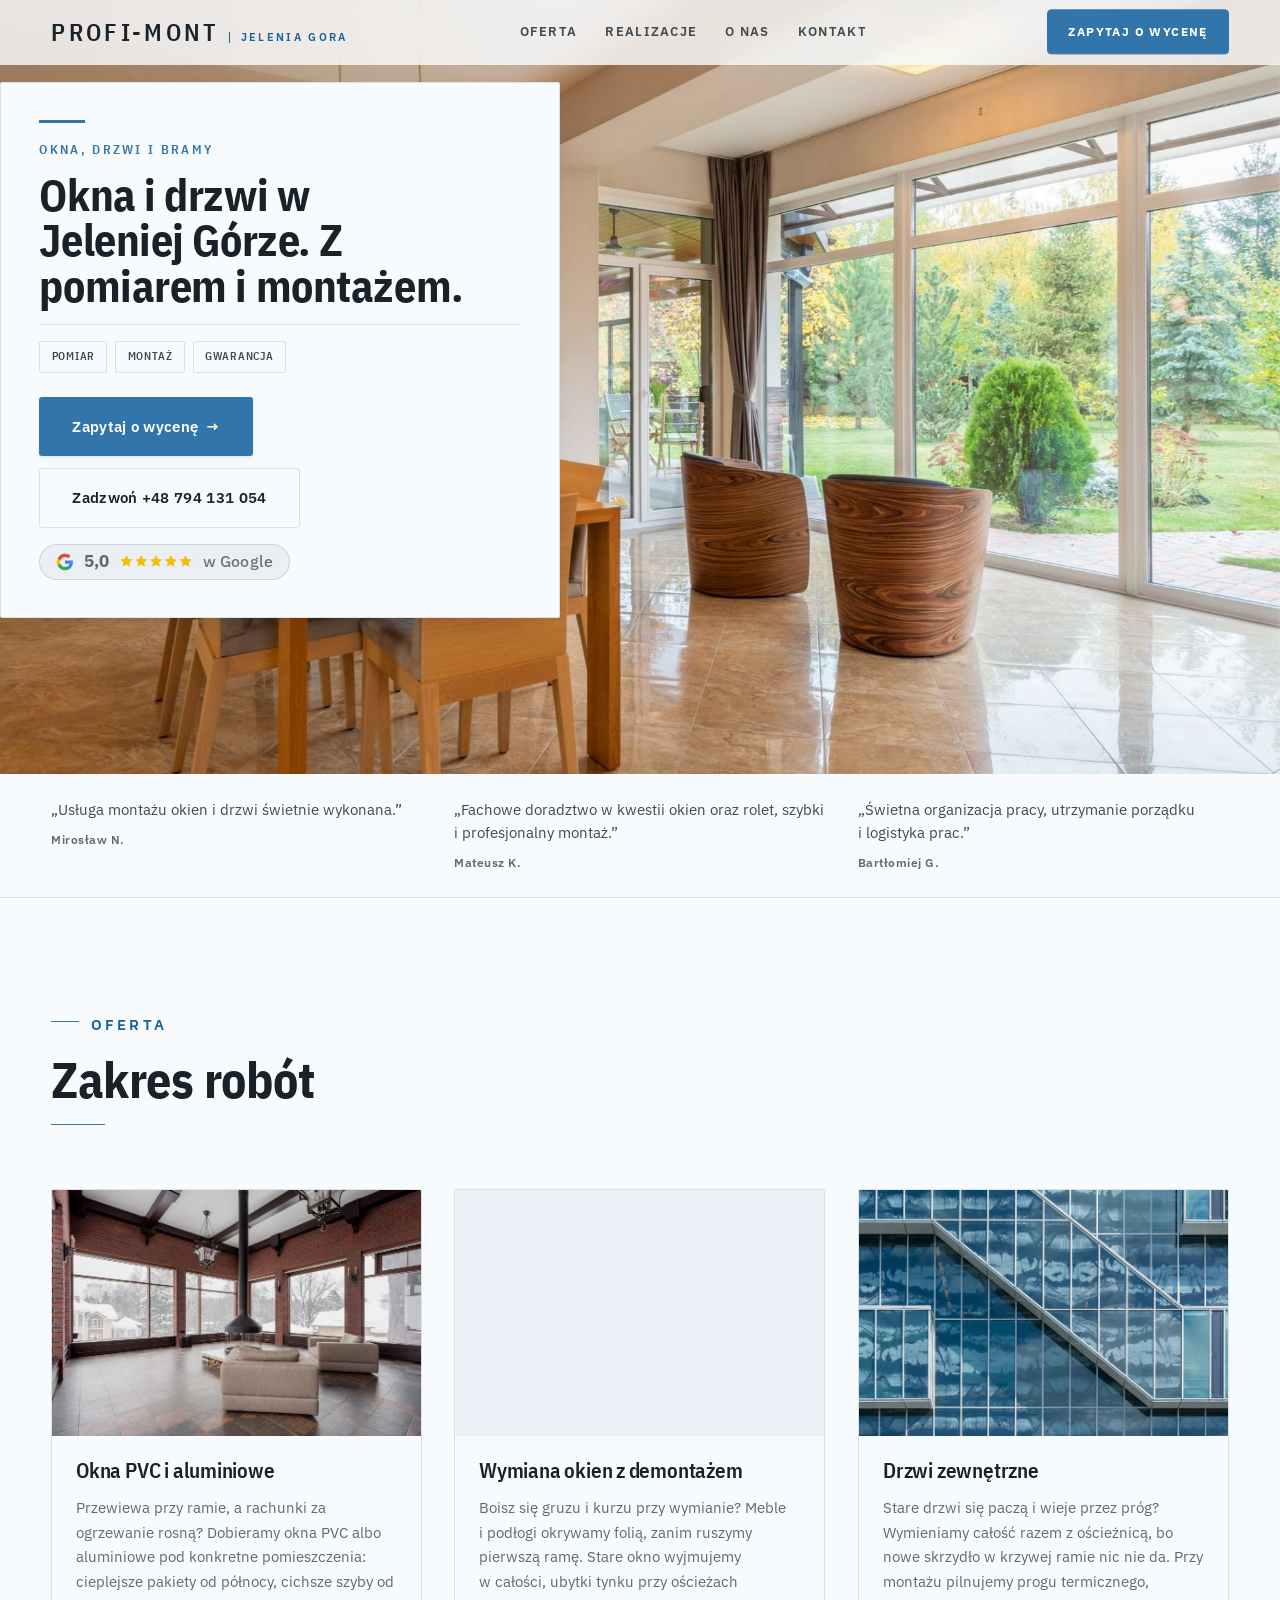
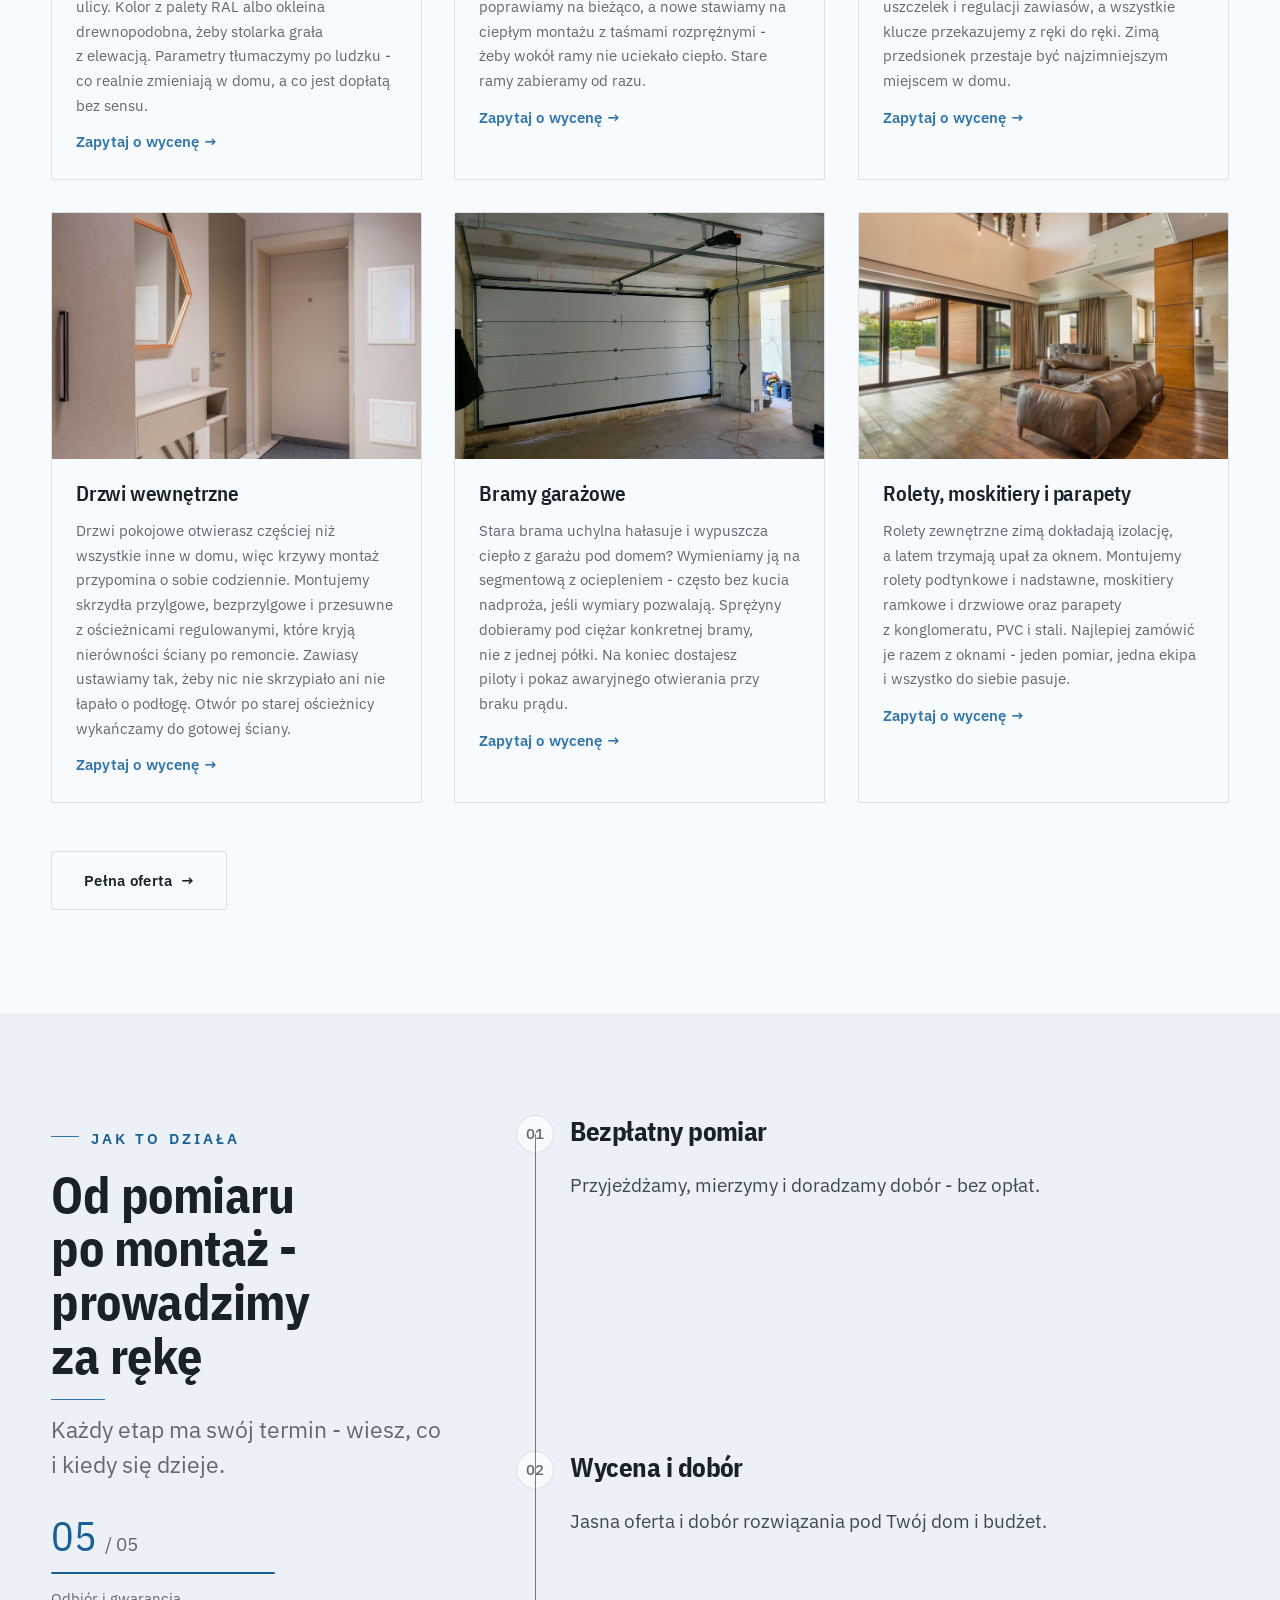
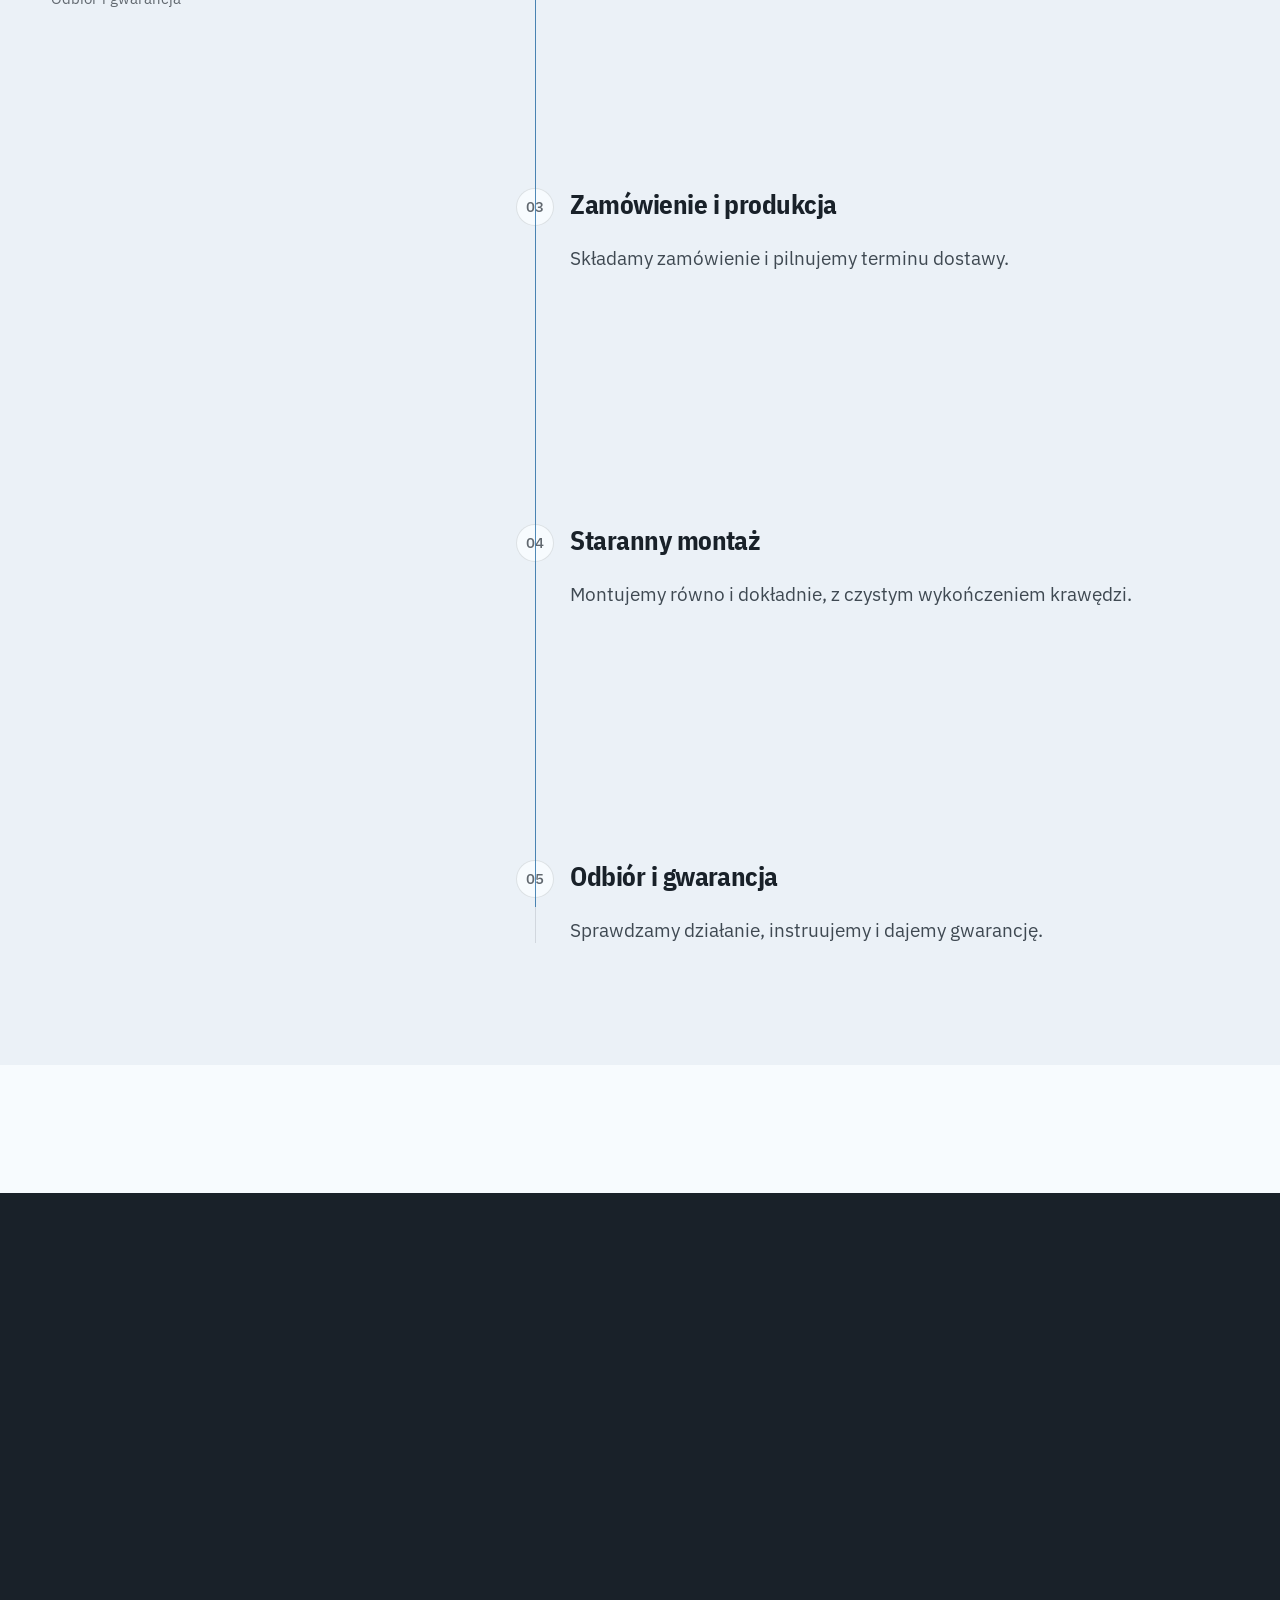
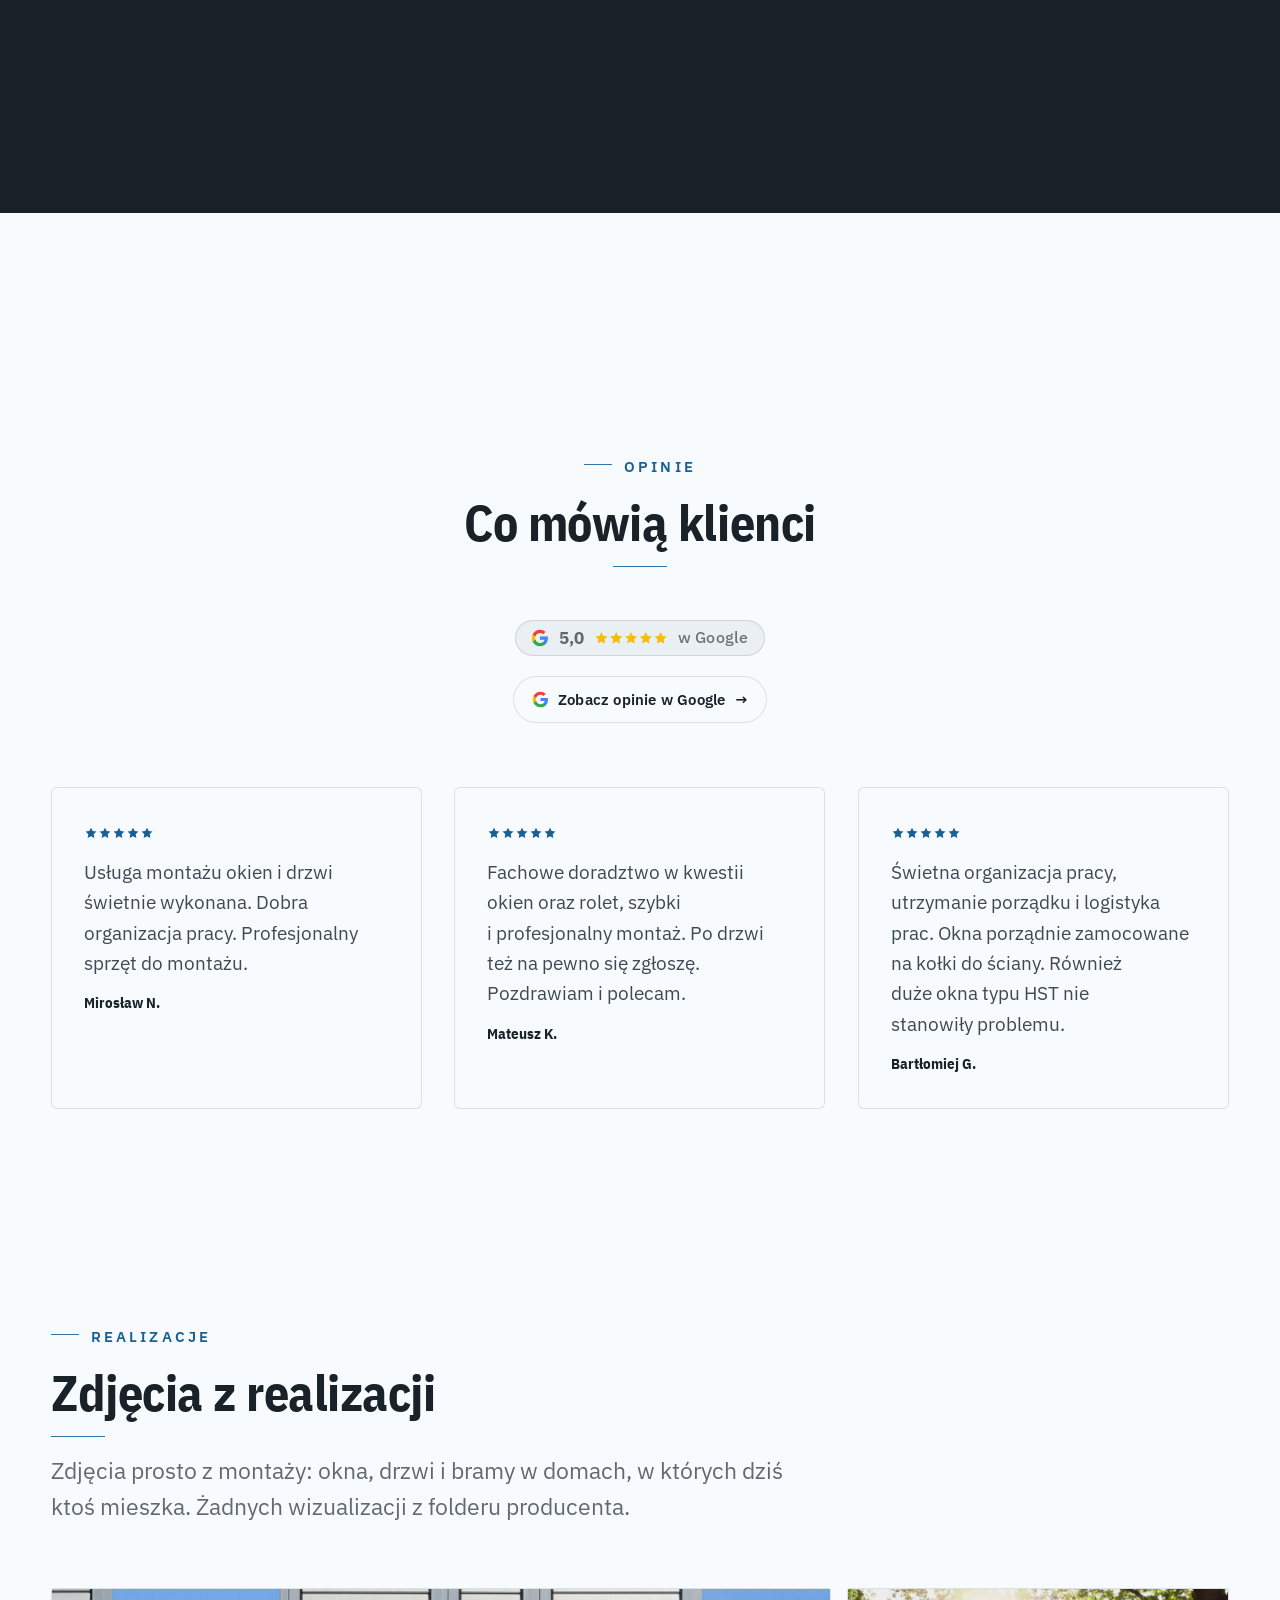
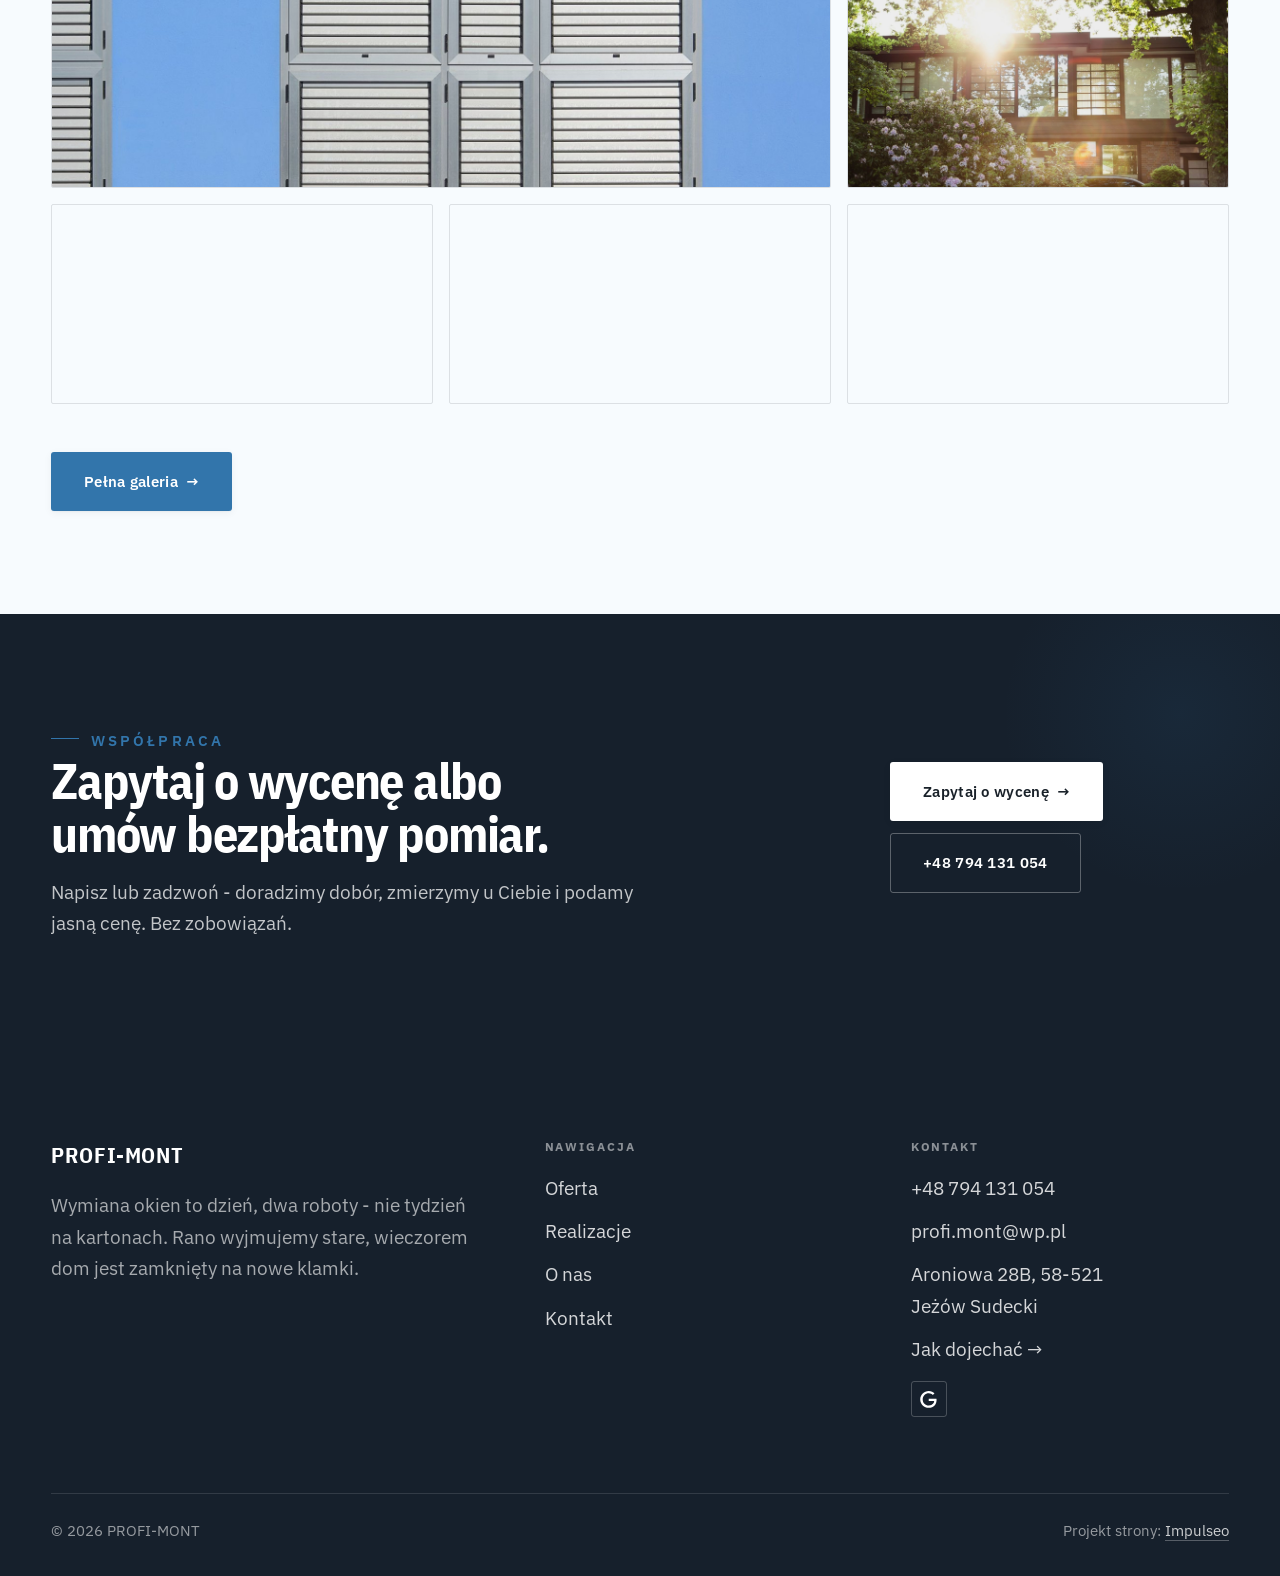
<file: index.html>
<!DOCTYPE html>
<html lang="pl">
<head>
<meta charset="UTF-8">
<meta name="viewport" content="width=device-width, initial-scale=1.0">
<title>PROFI-MONT - okna, drzwi i bramy z montażem</title>
<meta name="description" content="Okna PVC i aluminiowe, drzwi, bramy garażowe w Jeleniej Górze. Bezpłatny pomiar, ciepły montaż, wywóz starych okien, gwarancja. Zadzwoń: +48 794 131 054.">
<link rel="canonical" href="https://kris20032.github.io/profi-mont/">
<meta name="robots" content="noindex, nofollow">
<meta property="og:type" content="website">
<meta property="og:locale" content="pl_PL">
<meta property="og:site_name" content="PROFI-MONT">
<meta property="og:title" content="PROFI-MONT - okna, drzwi i bramy z montażem">
<meta property="og:description" content="Okna PVC i aluminiowe, drzwi, bramy garażowe w Jeleniej Górze. Bezpłatny pomiar, ciepły montaż, wywóz starych okien, gwarancja. Zadzwoń: +48 794 131 054.">
<meta property="og:url" content="https://kris20032.github.io/profi-mont/">
<meta property="og:image" content="https://kris20032.github.io/profi-mont/img/og.jpg">
<meta property="og:image:width" content="1200">
<meta property="og:image:height" content="630">
<meta name="twitter:card" content="summary_large_image">
<script type="application/ld+json">{"@context": "https://schema.org", "@type": "HomeAndConstructionBusiness", "name": "PROFI-MONT", "url": "https://kris20032.github.io/profi-mont/", "telephone": "+48794131054", "image": "https://kris20032.github.io/profi-mont/img/og.jpg", "areaServed": "Jelenia Góra", "sameAs": ["https://maps.google.com/?cid=469111079159076034"]}</script>
<link rel="preconnect" href="https://fonts.googleapis.com">
<link rel="preconnect" href="https://fonts.gstatic.com" crossorigin>
<link href="https://fonts.googleapis.com/css2?family=IBM+Plex+Sans+Condensed:wght@500;600;700&family=IBM+Plex+Sans:wght@400;500;600&display=swap" rel="stylesheet">
<link rel="stylesheet" href="assets/styles.css?v=d979db63">
</head>
<body>

<header class="nav">
  <div class="wrap nav-inner">
    <a class="brand" href="index.html"><span class="name">PROFI-MONT</span><span class="sub">Jelenia Góra</span></a>
    <nav class="nav-links">
      <a href="oferta.html">Oferta</a>
      <a href="realizacje.html">Realizacje</a>
      <a href="o-nas.html">O nas</a>
      <a href="kontakt.html">Kontakt</a>
      <a href="kontakt.html" class="btn btn-accent">Zapytaj o wycenę</a>
    </nav>
    <button class="nav-toggle" aria-label="Menu"><span></span><span></span><span></span></button>
  </div>
</header>

<main>
<section class="hero-dom">
  <img class="hd-bg" src="img/hero.jpg" fetchpriority="high" data-rotate="img/g14.jpg" alt="PROFI-MONT" width="1880" height="1281">
  <div class="wrap">
    <div class="hd-panel reveal">
      <span class="hd-tick" aria-hidden="true"></span>
      <span class="hd-kicker">Okna, drzwi i bramy</span>
      <h1 class="hd-claim">Okna i drzwi w Jeleniej Górze. Z pomiarem i montażem.</h1>
      <ul class="hd-tags"><li>Pomiar</li><li>Montaż</li><li>Gwarancja</li></ul>
      <div class="hd-actions">
        <a href="kontakt.html" class="btn btn-accent">Zapytaj o wycenę <span class="arr">→</span></a>
        <a href="tel:+48794131054" class="btn btn-ghost">Zadzwoń +48 794 131 054</a>
      </div>
      <p class="hd-rating"><span class="g-badge"><svg class="gb-ico" viewBox="0 0 24 24" width="18" height="18" aria-hidden="true"><path fill="#4285F4" d="M22.56 12.25c0-.78-.07-1.53-.2-2.25H12v4.26h5.92c-.26 1.37-1.04 2.53-2.21 3.31v2.77h3.57c2.08-1.92 3.28-4.74 3.28-8.09z"/><path fill="#34A853" d="M12 23c2.97 0 5.46-.98 7.28-2.66l-3.57-2.77c-.98.66-2.23 1.06-3.71 1.06-2.86 0-5.29-1.93-6.16-4.53H2.18v2.84C3.99 20.53 7.7 23 12 23z"/><path fill="#FBBC05" d="M5.84 14.09c-.22-.66-.35-1.36-.35-2.09s.13-1.43.35-2.09V7.07H2.18C1.43 8.55 1 10.22 1 12s.43 3.45 1.18 4.93l2.85-2.22.81-.62z"/><path fill="#EA4335" d="M12 5.38c1.62 0 3.06.56 4.21 1.64l3.15-3.15C17.45 2.09 14.97 1 12 1 7.7 1 3.99 3.47 2.18 7.07l3.66 2.84c.87-2.6 3.3-4.53 6.16-4.53z"/></svg><b class="gb-ocena">5,0</b><svg class="gb-stars" viewBox="0 0 90 18" width="74" height="14.8" aria-hidden="true"><g fill="currentColor" opacity=".26"><path transform="translate(0,0)" d="M9 1.6l2.2 4.46 4.92.72-3.56 3.47.84 4.9L9 12.74l-4.4 2.31.84-4.9L1.88 6.68l4.92-.72L9 1.6Z"/><path transform="translate(18,0)" d="M9 1.6l2.2 4.46 4.92.72-3.56 3.47.84 4.9L9 12.74l-4.4 2.31.84-4.9L1.88 6.68l4.92-.72L9 1.6Z"/><path transform="translate(36,0)" d="M9 1.6l2.2 4.46 4.92.72-3.56 3.47.84 4.9L9 12.74l-4.4 2.31.84-4.9L1.88 6.68l4.92-.72L9 1.6Z"/><path transform="translate(54,0)" d="M9 1.6l2.2 4.46 4.92.72-3.56 3.47.84 4.9L9 12.74l-4.4 2.31.84-4.9L1.88 6.68l4.92-.72L9 1.6Z"/><path transform="translate(72,0)" d="M9 1.6l2.2 4.46 4.92.72-3.56 3.47.84 4.9L9 12.74l-4.4 2.31.84-4.9L1.88 6.68l4.92-.72L9 1.6Z"/></g><clipPath id="gs1000"><rect x="0" y="0" width="90.0" height="18"/></clipPath><g fill="#FBBC04" clip-path="url(#gs1000)"><path transform="translate(0,0)" d="M9 1.6l2.2 4.46 4.92.72-3.56 3.47.84 4.9L9 12.74l-4.4 2.31.84-4.9L1.88 6.68l4.92-.72L9 1.6Z"/><path transform="translate(18,0)" d="M9 1.6l2.2 4.46 4.92.72-3.56 3.47.84 4.9L9 12.74l-4.4 2.31.84-4.9L1.88 6.68l4.92-.72L9 1.6Z"/><path transform="translate(36,0)" d="M9 1.6l2.2 4.46 4.92.72-3.56 3.47.84 4.9L9 12.74l-4.4 2.31.84-4.9L1.88 6.68l4.92-.72L9 1.6Z"/><path transform="translate(54,0)" d="M9 1.6l2.2 4.46 4.92.72-3.56 3.47.84 4.9L9 12.74l-4.4 2.31.84-4.9L1.88 6.68l4.92-.72L9 1.6Z"/><path transform="translate(72,0)" d="M9 1.6l2.2 4.46 4.92.72-3.56 3.47.84 4.9L9 12.74l-4.4 2.31.84-4.9L1.88 6.68l4.92-.72L9 1.6Z"/></g></svg><span class="gb-txt">w Google</span></span></p>
    </div>
  </div>
</section>
<section class="opinie-mini" aria-label="Opinie klientów">
  <div class="wrap">
    <div class="om-row">
      <div class="om-item reveal"><blockquote>„Usługa montażu okien i drzwi świetnie wykonana.”</blockquote><span class="om-autor">Mirosław N.</span></div>
      <div class="om-item reveal"><blockquote>„Fachowe doradztwo w kwestii okien oraz rolet, szybki i profesjonalny montaż.”</blockquote><span class="om-autor">Mateusz K.</span></div>
      <div class="om-item reveal"><blockquote>„Świetna organizacja pracy, utrzymanie porządku i logistyka prac.”</blockquote><span class="om-autor">Bartłomiej G.</span></div>
    </div>
  </div>
</section>
<section class="dom-products" id="produkty">
  <div class="wrap">
    <div class="head reveal">
      <span class="eyebrow">Oferta</span>
      <h2>Zakres robót</h2>
    </div>
    <div class="dom-grid">
      <article class="dom-card reveal">
        <figure class="dom-card__img"><img src="img/g2.jpg" alt="Okna PVC i aluminiowe" loading="lazy" width="1600" height="1066" decoding="async"></figure>
        <div class="dom-card__body">
          <h3 class="dom-card__name">Okna PVC i aluminiowe</h3>
          <p class="dom-card__tag">Przewiewa przy ramie, a rachunki za ogrzewanie rosną? Dobieramy okna PVC albo aluminiowe pod konkretne pomieszczenia: cieplejsze pakiety od północy, cichsze szyby od ulicy. Kolor z palety RAL albo okleina drewnopodobna, żeby stolarka grała z elewacją. Parametry tłumaczymy po ludzku - co realnie zmieniają w domu, a co jest dopłatą bez sensu.</p>
          <a class="dom-card__link" href="kontakt.html">Zapytaj o wycenę <span class="arr">→</span></a>
        </div>
      </article>
      <article class="dom-card reveal">
        <figure class="dom-card__img"><img src="img/g3.jpg" alt="Wymiana okien z demontażem" loading="lazy" width="1600" height="1066" decoding="async"></figure>
        <div class="dom-card__body">
          <h3 class="dom-card__name">Wymiana okien z demontażem</h3>
          <p class="dom-card__tag">Boisz się gruzu i kurzu przy wymianie? Meble i podłogi okrywamy folią, zanim ruszymy pierwszą ramę. Stare okno wyjmujemy w całości, ubytki tynku przy ościeżach poprawiamy na bieżąco, a nowe stawiamy na ciepłym montażu z taśmami rozprężnymi - żeby wokół ramy nie uciekało ciepło. Stare ramy zabieramy od razu.</p>
          <a class="dom-card__link" href="kontakt.html">Zapytaj o wycenę <span class="arr">→</span></a>
        </div>
      </article>
      <article class="dom-card reveal">
        <figure class="dom-card__img"><img src="img/g4.jpg" alt="Drzwi zewnętrzne" loading="lazy" width="1600" height="1066" decoding="async"></figure>
        <div class="dom-card__body">
          <h3 class="dom-card__name">Drzwi zewnętrzne</h3>
          <p class="dom-card__tag">Stare drzwi się paczą i wieje przez próg? Wymieniamy całość razem z ościeżnicą, bo nowe skrzydło w krzywej ramie nic nie da. Przy montażu pilnujemy progu termicznego, uszczelek i regulacji zawiasów, a wszystkie klucze przekazujemy z ręki do ręki. Zimą przedsionek przestaje być najzimniejszym miejscem w domu.</p>
          <a class="dom-card__link" href="kontakt.html">Zapytaj o wycenę <span class="arr">→</span></a>
        </div>
      </article>
      <article class="dom-card reveal">
        <figure class="dom-card__img"><img src="img/g5.jpg" alt="Drzwi wewnętrzne" loading="lazy" width="1600" height="1068" decoding="async"></figure>
        <div class="dom-card__body">
          <h3 class="dom-card__name">Drzwi wewnętrzne</h3>
          <p class="dom-card__tag">Drzwi pokojowe otwierasz częściej niż wszystkie inne w domu, więc krzywy montaż przypomina o sobie codziennie. Montujemy skrzydła przylgowe, bezprzylgowe i przesuwne z ościeżnicami regulowanymi, które kryją nierówności ściany po remoncie. Zawiasy ustawiamy tak, żeby nic nie skrzypiało ani nie łapało o podłogę. Otwór po starej ościeżnicy wykańczamy do gotowej ściany.</p>
          <a class="dom-card__link" href="kontakt.html">Zapytaj o wycenę <span class="arr">→</span></a>
        </div>
      </article>
      <article class="dom-card reveal">
        <figure class="dom-card__img"><img src="img/g6.jpg" alt="Bramy garażowe" loading="lazy" width="1600" height="1066" decoding="async"></figure>
        <div class="dom-card__body">
          <h3 class="dom-card__name">Bramy garażowe</h3>
          <p class="dom-card__tag">Stara brama uchylna hałasuje i wypuszcza ciepło z garażu pod domem? Wymieniamy ją na segmentową z ociepleniem - często bez kucia nadproża, jeśli wymiary pozwalają. Sprężyny dobieramy pod ciężar konkretnej bramy, nie z jednej półki. Na koniec dostajesz piloty i pokaz awaryjnego otwierania przy braku prądu.</p>
          <a class="dom-card__link" href="kontakt.html">Zapytaj o wycenę <span class="arr">→</span></a>
        </div>
      </article>
      <article class="dom-card reveal">
        <figure class="dom-card__img"><img src="img/g7.jpg" alt="Rolety, moskitiery i parapety" loading="lazy" width="1600" height="1068" decoding="async"></figure>
        <div class="dom-card__body">
          <h3 class="dom-card__name">Rolety, moskitiery i parapety</h3>
          <p class="dom-card__tag">Rolety zewnętrzne zimą dokładają izolację, a latem trzymają upał za oknem. Montujemy rolety podtynkowe i nadstawne, moskitiery ramkowe i drzwiowe oraz parapety z konglomeratu, PVC i stali. Najlepiej zamówić je razem z oknami - jeden pomiar, jedna ekipa i wszystko do siebie pasuje.</p>
          <a class="dom-card__link" href="kontakt.html">Zapytaj o wycenę <span class="arr">→</span></a>
        </div>
      </article>
    </div>
    <div style="margin-top:var(--space-7)" class="reveal"><a href="oferta.html" class="btn btn-ghost">Pełna oferta <span class="arr">→</span></a></div>
  </div>
</section>
<section class="proces proces-os dom">
  <div class="wrap proc-grid">
    <div class="proc-side">
      <div class="head reveal">
        <span class="eyebrow">Jak to działa</span>
        <h2>Od pomiaru po montaż - prowadzimy za rękę</h2>
        <p>Każdy etap ma swój termin - wiesz, co i kiedy się dzieje.</p>
      </div>
      <div class="proc-count" aria-hidden="true"><span class="pc-cur">01</span><span class="pc-all">/ 05</span></div>
      <div class="proc-bar" aria-hidden="true"><i></i></div>
      <p class="proc-now" aria-hidden="true">Bezpłatny pomiar</p>
    </div>
    <ol class="proces-line">
      <li class="reveal"><span class="pno">01</span><h3>Bezpłatny pomiar</h3><p>Przyjeżdżamy, mierzymy i doradzamy dobór - bez opłat.</p></li>
      <li class="reveal"><span class="pno">02</span><h3>Wycena i dobór</h3><p>Jasna oferta i dobór rozwiązania pod Twój dom i budżet.</p></li>
      <li class="reveal"><span class="pno">03</span><h3>Zamówienie i produkcja</h3><p>Składamy zamówienie i pilnujemy terminu dostawy.</p></li>
      <li class="reveal"><span class="pno">04</span><h3>Staranny montaż</h3><p>Montujemy równo i dokładnie, z czystym wykończeniem krawędzi.</p></li>
      <li class="reveal"><span class="pno">05</span><h3>Odbiór i gwarancja</h3><p>Sprawdzamy działanie, instruujemy i dajemy gwarancję.</p></li>
    </ol>
  </div>
</section>
<section class="stopklatka" aria-hidden="true">
  <div class="stk-bg" style="background-image:url(img/g8.jpg)"></div>
</section>
<section class="opinie">
  <div class="wrap">
    <div class="head center reveal">
      <span class="eyebrow">Opinie</span>
      <h2>Co mówią klienci</h2>
    </div>
    <p class="op-meta reveal"><span class="g-badge"><svg class="gb-ico" viewBox="0 0 24 24" width="18" height="18" aria-hidden="true"><path fill="#4285F4" d="M22.56 12.25c0-.78-.07-1.53-.2-2.25H12v4.26h5.92c-.26 1.37-1.04 2.53-2.21 3.31v2.77h3.57c2.08-1.92 3.28-4.74 3.28-8.09z"/><path fill="#34A853" d="M12 23c2.97 0 5.46-.98 7.28-2.66l-3.57-2.77c-.98.66-2.23 1.06-3.71 1.06-2.86 0-5.29-1.93-6.16-4.53H2.18v2.84C3.99 20.53 7.7 23 12 23z"/><path fill="#FBBC05" d="M5.84 14.09c-.22-.66-.35-1.36-.35-2.09s.13-1.43.35-2.09V7.07H2.18C1.43 8.55 1 10.22 1 12s.43 3.45 1.18 4.93l2.85-2.22.81-.62z"/><path fill="#EA4335" d="M12 5.38c1.62 0 3.06.56 4.21 1.64l3.15-3.15C17.45 2.09 14.97 1 12 1 7.7 1 3.99 3.47 2.18 7.07l3.66 2.84c.87-2.6 3.3-4.53 6.16-4.53z"/></svg><b class="gb-ocena">5,0</b><svg class="gb-stars" viewBox="0 0 90 18" width="74" height="14.8" aria-hidden="true"><g fill="currentColor" opacity=".26"><path transform="translate(0,0)" d="M9 1.6l2.2 4.46 4.92.72-3.56 3.47.84 4.9L9 12.74l-4.4 2.31.84-4.9L1.88 6.68l4.92-.72L9 1.6Z"/><path transform="translate(18,0)" d="M9 1.6l2.2 4.46 4.92.72-3.56 3.47.84 4.9L9 12.74l-4.4 2.31.84-4.9L1.88 6.68l4.92-.72L9 1.6Z"/><path transform="translate(36,0)" d="M9 1.6l2.2 4.46 4.92.72-3.56 3.47.84 4.9L9 12.74l-4.4 2.31.84-4.9L1.88 6.68l4.92-.72L9 1.6Z"/><path transform="translate(54,0)" d="M9 1.6l2.2 4.46 4.92.72-3.56 3.47.84 4.9L9 12.74l-4.4 2.31.84-4.9L1.88 6.68l4.92-.72L9 1.6Z"/><path transform="translate(72,0)" d="M9 1.6l2.2 4.46 4.92.72-3.56 3.47.84 4.9L9 12.74l-4.4 2.31.84-4.9L1.88 6.68l4.92-.72L9 1.6Z"/></g><clipPath id="gs1000"><rect x="0" y="0" width="90.0" height="18"/></clipPath><g fill="#FBBC04" clip-path="url(#gs1000)"><path transform="translate(0,0)" d="M9 1.6l2.2 4.46 4.92.72-3.56 3.47.84 4.9L9 12.74l-4.4 2.31.84-4.9L1.88 6.68l4.92-.72L9 1.6Z"/><path transform="translate(18,0)" d="M9 1.6l2.2 4.46 4.92.72-3.56 3.47.84 4.9L9 12.74l-4.4 2.31.84-4.9L1.88 6.68l4.92-.72L9 1.6Z"/><path transform="translate(36,0)" d="M9 1.6l2.2 4.46 4.92.72-3.56 3.47.84 4.9L9 12.74l-4.4 2.31.84-4.9L1.88 6.68l4.92-.72L9 1.6Z"/><path transform="translate(54,0)" d="M9 1.6l2.2 4.46 4.92.72-3.56 3.47.84 4.9L9 12.74l-4.4 2.31.84-4.9L1.88 6.68l4.92-.72L9 1.6Z"/><path transform="translate(72,0)" d="M9 1.6l2.2 4.46 4.92.72-3.56 3.47.84 4.9L9 12.74l-4.4 2.31.84-4.9L1.88 6.68l4.92-.72L9 1.6Z"/></g></svg><span class="gb-txt">w Google</span></span></p>
    <p class="op-meta reveal"><a class="op-google" href="https://maps.google.com/?cid=469111079159076034" target="_blank" rel="noopener"><svg class="op-g-ico" viewBox="0 0 24 24" width="17" height="17" aria-hidden="true"><path fill="#4285F4" d="M22.56 12.25c0-.78-.07-1.53-.2-2.25H12v4.26h5.92c-.26 1.37-1.04 2.53-2.21 3.31v2.77h3.57c2.08-1.92 3.28-4.74 3.28-8.09z"/><path fill="#34A853" d="M12 23c2.97 0 5.46-.98 7.28-2.66l-3.57-2.77c-.98.66-2.23 1.06-3.71 1.06-2.86 0-5.29-1.93-6.16-4.53H2.18v2.84C3.99 20.53 7.7 23 12 23z"/><path fill="#FBBC05" d="M5.84 14.09c-.22-.66-.35-1.36-.35-2.09s.13-1.43.35-2.09V7.07H2.18C1.43 8.55 1 10.22 1 12s.43 3.45 1.18 4.93l2.85-2.22.81-.62z"/><path fill="#EA4335" d="M12 5.38c1.62 0 3.06.56 4.21 1.64l3.15-3.15C17.45 2.09 14.97 1 12 1 7.7 1 3.99 3.47 2.18 7.07l3.66 2.84c.87-2.6 3.3-4.53 6.16-4.53z"/></svg><span>Zobacz opinie w Google</span><span class="arr">→</span></a></p>
    <div class="opinie-grid">
      <figure class="op-card reveal"><span class="op-star"><svg class="ico-star" width="14" height="14" viewBox="0 0 24 24" style="vertical-align:-2px" aria-hidden="true"><path d="M12 2.8l2.85 5.8 6.4.93-4.63 4.5 1.1 6.37L12 17.4l-5.72 3 1.1-6.37-4.63-4.5 6.4-.93L12 2.8Z" fill="currentColor"/></svg><svg class="ico-star" width="14" height="14" viewBox="0 0 24 24" style="vertical-align:-2px" aria-hidden="true"><path d="M12 2.8l2.85 5.8 6.4.93-4.63 4.5 1.1 6.37L12 17.4l-5.72 3 1.1-6.37-4.63-4.5 6.4-.93L12 2.8Z" fill="currentColor"/></svg><svg class="ico-star" width="14" height="14" viewBox="0 0 24 24" style="vertical-align:-2px" aria-hidden="true"><path d="M12 2.8l2.85 5.8 6.4.93-4.63 4.5 1.1 6.37L12 17.4l-5.72 3 1.1-6.37-4.63-4.5 6.4-.93L12 2.8Z" fill="currentColor"/></svg><svg class="ico-star" width="14" height="14" viewBox="0 0 24 24" style="vertical-align:-2px" aria-hidden="true"><path d="M12 2.8l2.85 5.8 6.4.93-4.63 4.5 1.1 6.37L12 17.4l-5.72 3 1.1-6.37-4.63-4.5 6.4-.93L12 2.8Z" fill="currentColor"/></svg><svg class="ico-star" width="14" height="14" viewBox="0 0 24 24" style="vertical-align:-2px" aria-hidden="true"><path d="M12 2.8l2.85 5.8 6.4.93-4.63 4.5 1.1 6.37L12 17.4l-5.72 3 1.1-6.37-4.63-4.5 6.4-.93L12 2.8Z" fill="currentColor"/></svg></span><blockquote>Usługa montażu okien i drzwi świetnie wykonana. Dobra organizacja pracy. Profesjonalny sprzęt do montażu.</blockquote><span class="op-autor">Mirosław N.</span></figure>
      <figure class="op-card reveal"><span class="op-star"><svg class="ico-star" width="14" height="14" viewBox="0 0 24 24" style="vertical-align:-2px" aria-hidden="true"><path d="M12 2.8l2.85 5.8 6.4.93-4.63 4.5 1.1 6.37L12 17.4l-5.72 3 1.1-6.37-4.63-4.5 6.4-.93L12 2.8Z" fill="currentColor"/></svg><svg class="ico-star" width="14" height="14" viewBox="0 0 24 24" style="vertical-align:-2px" aria-hidden="true"><path d="M12 2.8l2.85 5.8 6.4.93-4.63 4.5 1.1 6.37L12 17.4l-5.72 3 1.1-6.37-4.63-4.5 6.4-.93L12 2.8Z" fill="currentColor"/></svg><svg class="ico-star" width="14" height="14" viewBox="0 0 24 24" style="vertical-align:-2px" aria-hidden="true"><path d="M12 2.8l2.85 5.8 6.4.93-4.63 4.5 1.1 6.37L12 17.4l-5.72 3 1.1-6.37-4.63-4.5 6.4-.93L12 2.8Z" fill="currentColor"/></svg><svg class="ico-star" width="14" height="14" viewBox="0 0 24 24" style="vertical-align:-2px" aria-hidden="true"><path d="M12 2.8l2.85 5.8 6.4.93-4.63 4.5 1.1 6.37L12 17.4l-5.72 3 1.1-6.37-4.63-4.5 6.4-.93L12 2.8Z" fill="currentColor"/></svg><svg class="ico-star" width="14" height="14" viewBox="0 0 24 24" style="vertical-align:-2px" aria-hidden="true"><path d="M12 2.8l2.85 5.8 6.4.93-4.63 4.5 1.1 6.37L12 17.4l-5.72 3 1.1-6.37-4.63-4.5 6.4-.93L12 2.8Z" fill="currentColor"/></svg></span><blockquote>Fachowe doradztwo w kwestii okien oraz rolet, szybki i profesjonalny montaż. Po drzwi też na pewno się zgłoszę. Pozdrawiam i polecam.</blockquote><span class="op-autor">Mateusz K.</span></figure>
      <figure class="op-card reveal"><span class="op-star"><svg class="ico-star" width="14" height="14" viewBox="0 0 24 24" style="vertical-align:-2px" aria-hidden="true"><path d="M12 2.8l2.85 5.8 6.4.93-4.63 4.5 1.1 6.37L12 17.4l-5.72 3 1.1-6.37-4.63-4.5 6.4-.93L12 2.8Z" fill="currentColor"/></svg><svg class="ico-star" width="14" height="14" viewBox="0 0 24 24" style="vertical-align:-2px" aria-hidden="true"><path d="M12 2.8l2.85 5.8 6.4.93-4.63 4.5 1.1 6.37L12 17.4l-5.72 3 1.1-6.37-4.63-4.5 6.4-.93L12 2.8Z" fill="currentColor"/></svg><svg class="ico-star" width="14" height="14" viewBox="0 0 24 24" style="vertical-align:-2px" aria-hidden="true"><path d="M12 2.8l2.85 5.8 6.4.93-4.63 4.5 1.1 6.37L12 17.4l-5.72 3 1.1-6.37-4.63-4.5 6.4-.93L12 2.8Z" fill="currentColor"/></svg><svg class="ico-star" width="14" height="14" viewBox="0 0 24 24" style="vertical-align:-2px" aria-hidden="true"><path d="M12 2.8l2.85 5.8 6.4.93-4.63 4.5 1.1 6.37L12 17.4l-5.72 3 1.1-6.37-4.63-4.5 6.4-.93L12 2.8Z" fill="currentColor"/></svg><svg class="ico-star" width="14" height="14" viewBox="0 0 24 24" style="vertical-align:-2px" aria-hidden="true"><path d="M12 2.8l2.85 5.8 6.4.93-4.63 4.5 1.1 6.37L12 17.4l-5.72 3 1.1-6.37-4.63-4.5 6.4-.93L12 2.8Z" fill="currentColor"/></svg></span><blockquote>Świetna organizacja pracy, utrzymanie porządku i logistyka prac. Okna porządnie zamocowane na kołki do ściany. Również duże okna typu HST nie stanowiły problemu.</blockquote><span class="op-autor">Bartłomiej G.</span></figure>
    </div>
  </div>
</section>
<section>
  <div class="wrap">
    <div class="head reveal">
      <span class="eyebrow">Realizacje</span>
      <h2>Zdjęcia z realizacji</h2>
      <p>Zdjęcia prosto z montaży: okna, drzwi i bramy w domach, w których dziś ktoś mieszka. Żadnych wizualizacji z folderu producenta.</p>
    </div>
    <div class="gallery">
      <div class="tile t-two3 reveal"><img src="img/g9.jpg" alt="PROFI-MONT" loading="lazy" width="1600" height="1066" decoding="async"></div>
      <div class="tile t-third reveal"><img src="img/g10.jpg" alt="PROFI-MONT" loading="lazy" width="1600" height="1066" decoding="async"></div>
      <div class="tile t-third reveal"><img src="img/g11.jpg" alt="PROFI-MONT" loading="lazy" width="1600" height="1066" decoding="async"></div>
      <div class="tile t-third reveal"><img src="img/g12.jpg" alt="PROFI-MONT" loading="lazy" width="1600" height="1066" decoding="async"></div>
      <div class="tile t-third reveal"><img src="img/g13.jpg" alt="PROFI-MONT" loading="lazy" width="1600" height="1066" decoding="async"></div>
    </div>
    <div style="margin-top:var(--space-7)" class="reveal"><a href="realizacje.html" class="btn btn-accent">Pełna galeria <span class="arr">→</span></a></div>
  </div>
</section>
<section class="cta">
  <div class="wrap">
    <div class="reveal">
      <span class="eyebrow">Współpraca</span>
      <h2>Zapytaj o wycenę albo umów bezpłatny pomiar.</h2>
      <p>Napisz lub zadzwoń - doradzimy dobór, zmierzymy u Ciebie i podamy jasną cenę. Bez zobowiązań.</p>
    </div>
    <div class="cta-actions reveal">
      <a href="kontakt.html" class="btn btn-light">Zapytaj o wycenę <span class="arr">→</span></a>
      <a href="tel:+48794131054" class="btn btn-ghost btn-ghost-cta">+48 794 131 054</a>
    </div>
  </div>
</section>
</main>

<footer>
  <div class="wrap">
    <div class="foot-grid">
      <div class="foot-brand">
        <div class="name">PROFI-MONT</div>
        <p>Wymiana okien to dzień, dwa roboty - nie tydzień na kartonach. Rano wyjmujemy stare, wieczorem dom jest zamknięty na nowe klamki.</p>
      </div>
      <div class="foot-col">
        <h4>Nawigacja</h4>
        <a href="oferta.html">Oferta</a>
        <a href="realizacje.html">Realizacje</a>
        <a href="o-nas.html">O nas</a>
        <a href="kontakt.html">Kontakt</a>
      </div>
      <div class="foot-col">
        <h4>Kontakt</h4>
        <a href="tel:+48794131054">+48 794 131 054</a>
        <a href="mailto:profi.mont@wp.pl">profi.mont@wp.pl</a>
        <p>Aroniowa 28B, 58-521 Jeżów Sudecki</p>
        <a href="https://maps.google.com/?cid=469111079159076034" target="_blank" rel="noopener">Jak dojechać →</a>
      <div class="foot-soc">
        <a class="soc" href="https://maps.google.com/?cid=469111079159076034" target="_blank" rel="noopener" aria-label="Google - PROFI-MONT"><svg viewBox="0 0 24 24" aria-hidden="true" focusable="false"><path d="M12.48 10.92v3.28h7.84c-.24 1.84-.853 3.187-1.787 4.133-1.147 1.147-2.933 2.4-6.053 2.4-4.827 0-8.6-3.893-8.6-8.72s3.773-8.72 8.6-8.72c2.6 0 4.507 1.027 5.907 2.347l2.307-2.307C18.747 1.44 16.133 0 12.48 0 5.867 0 .307 5.387.307 12s5.56 12 12.173 12c3.573 0 6.267-1.173 8.373-3.36 2.16-2.16 2.84-5.213 2.84-7.667 0-.76-.053-1.467-.173-2.053H12.48z" fill="currentColor"/></svg></a>
      </div>
      </div>
    </div>
    <div class="foot-bot">
      <span>© 2026 PROFI-MONT</span>
      <span>Projekt strony: <a class="foot-credit" href="https://impulseo.pl" target="_blank" rel="noopener">Impulseo</a></span>
    </div>
  </div>
</footer>
<div class="sticky-reserve"><a class="sr-book" href="kontakt.html">Zapytaj o wycenę</a><a class="sr-call" href="tel:+48794131054" aria-label="Zadzwoń"><svg class="ico-tel" width="16" height="16" viewBox="0 0 24 24" fill="none" aria-hidden="true"><path d="M6.6 10.8a15.5 15.5 0 0 0 6.6 6.6l2.2-2.2a1 1 0 0 1 1-.24 11.4 11.4 0 0 0 3.6.58 1 1 0 0 1 1 1V20a1 1 0 0 1-1 1A17 17 0 0 1 3 4a1 1 0 0 1 1-1h3.5a1 1 0 0 1 1 1c0 1.25.2 2.46.58 3.6a1 1 0 0 1-.25 1l-2.23 2.2Z" fill="currentColor"/></svg></a></div>
<div class="demo-wazne" data-do="2026-10-25" data-cykl="3" hidden><svg class="dw-ico" width="13" height="13" viewBox="0 0 24 24" fill="none" aria-hidden="true"><circle cx="12" cy="12" r="8.6" stroke="currentColor" stroke-width="1.8"/><path d="M12 7.2V12l3.3 2" stroke="currentColor" stroke-width="1.8" stroke-linecap="round"/></svg><span class="dw-txt"></span></div>

<script src="assets/main.js"></script>
</body>
</html>
</file>
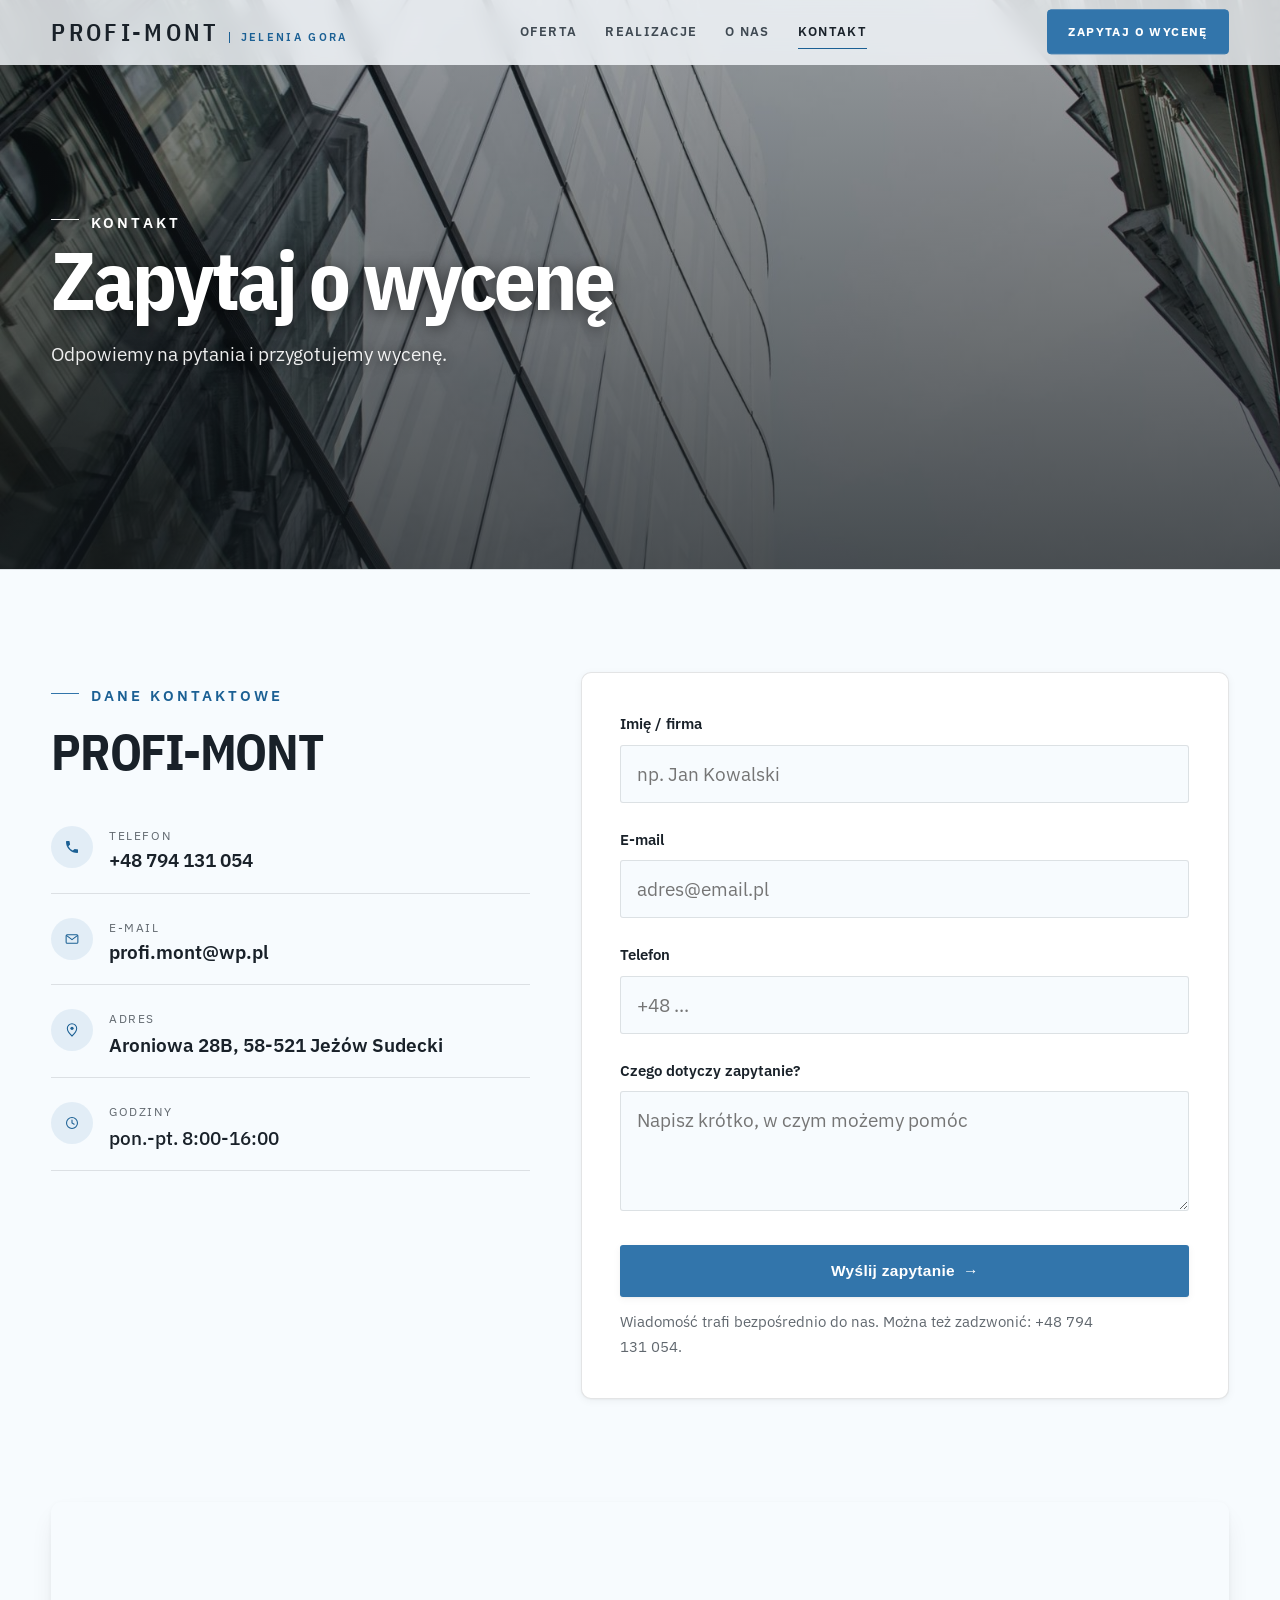
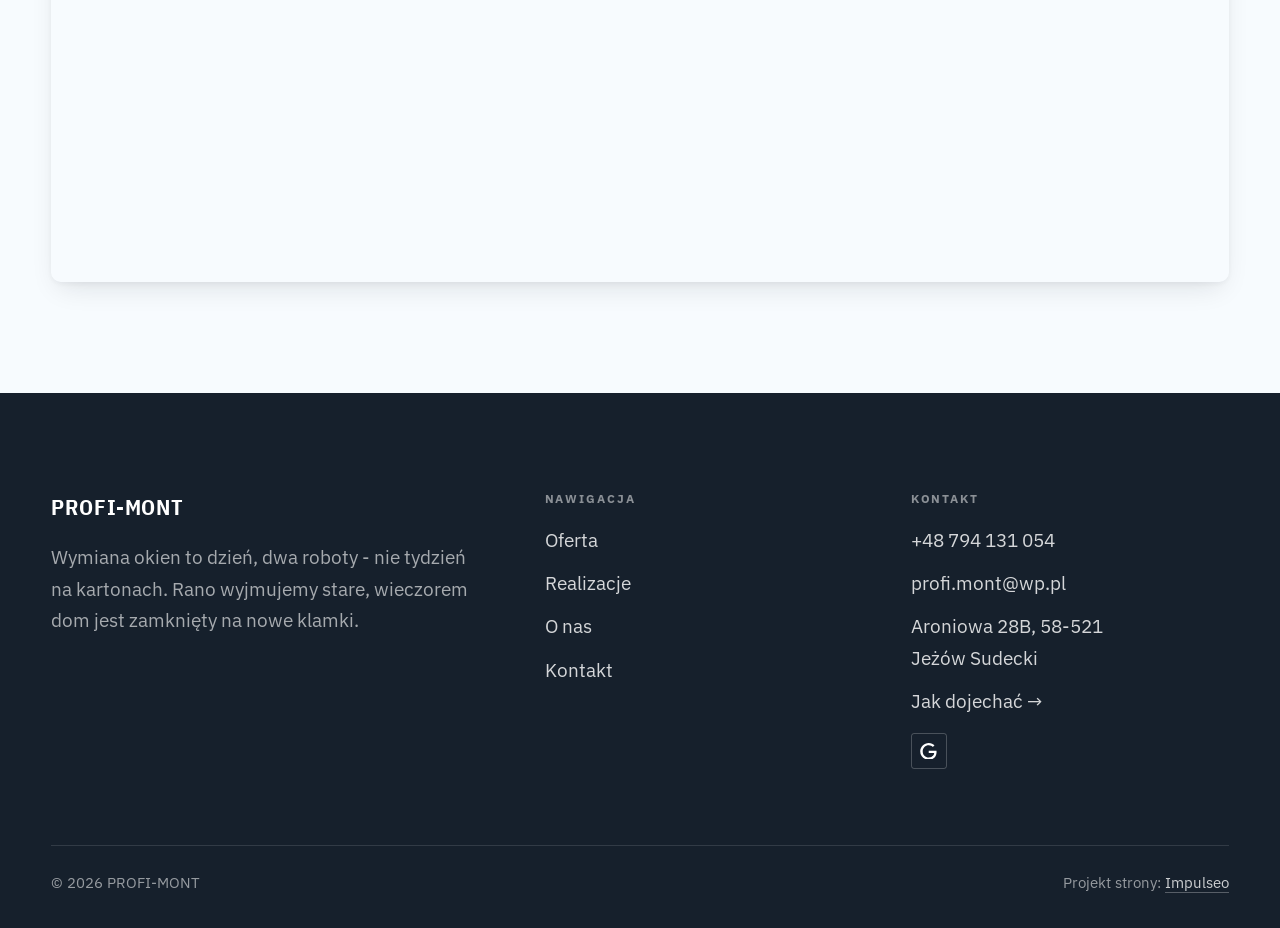
<file: kontakt.html>
<!DOCTYPE html>
<html lang="pl">
<head>
<meta charset="UTF-8">
<meta name="viewport" content="width=device-width, initial-scale=1.0">
<title>Kontakt - PROFI-MONT</title>
<meta name="description" content="Kontakt PROFI-MONT - Aroniowa 28B, 58-521 Jeżów Sudecki">
<link rel="canonical" href="https://kris20032.github.io/profi-mont/kontakt.html">
<meta name="robots" content="noindex, nofollow">
<meta property="og:type" content="website">
<meta property="og:locale" content="pl_PL">
<meta property="og:site_name" content="PROFI-MONT">
<meta property="og:title" content="Kontakt - PROFI-MONT">
<meta property="og:description" content="Kontakt PROFI-MONT - Aroniowa 28B, 58-521 Jeżów Sudecki">
<meta property="og:url" content="https://kris20032.github.io/profi-mont/kontakt.html">
<meta property="og:image" content="https://kris20032.github.io/profi-mont/img/og.jpg">
<meta property="og:image:width" content="1200">
<meta property="og:image:height" content="630">
<meta name="twitter:card" content="summary_large_image">
<link rel="preconnect" href="https://fonts.googleapis.com">
<link rel="preconnect" href="https://fonts.gstatic.com" crossorigin>
<link href="https://fonts.googleapis.com/css2?family=IBM+Plex+Sans+Condensed:wght@500;600;700&family=IBM+Plex+Sans:wght@400;500;600&display=swap" rel="stylesheet">
<link rel="stylesheet" href="assets/styles.css?v=d979db63">
</head>
<body>

<header class="nav">
  <div class="wrap nav-inner">
    <a class="brand" href="index.html"><span class="name">PROFI-MONT</span><span class="sub">Jelenia Góra</span></a>
    <nav class="nav-links">
      <a href="oferta.html">Oferta</a>
      <a href="realizacje.html">Realizacje</a>
      <a href="o-nas.html">O nas</a>
      <a href="kontakt.html" class="active" aria-current="page">Kontakt</a>
      <a href="kontakt.html" class="btn btn-accent">Zapytaj o wycenę</a>
    </nav>
    <button class="nav-toggle" aria-label="Menu"><span></span><span></span><span></span></button>
  </div>
</header>

<main>
<section class="pagehead">
  <img src="img/g11.jpg" alt="PROFI-MONT - Zapytaj o wycenę" width="1600" height="1066" decoding="async">
  <div class="wrap">
    <span class="eyebrow">Kontakt</span>
    <h1>Zapytaj o wycenę</h1>
    <p>Odpowiemy na pytania i przygotujemy wycenę.</p>
  </div>
</section>
<section>
  <div class="wrap contact-grid">
    <div class="reveal">
      <span class="eyebrow">Dane kontaktowe</span>
      <h2 style="margin:var(--space-4) 0 var(--space-6)">PROFI-MONT</h2>
      <div class="info-list">
        <div class="info-row"><div class="ic"><svg class="ico-tel" width="16" height="16" viewBox="0 0 24 24" fill="none" aria-hidden="true"><path d="M6.6 10.8a15.5 15.5 0 0 0 6.6 6.6l2.2-2.2a1 1 0 0 1 1-.24 11.4 11.4 0 0 0 3.6.58 1 1 0 0 1 1 1V20a1 1 0 0 1-1 1A17 17 0 0 1 3 4a1 1 0 0 1 1-1h3.5a1 1 0 0 1 1 1c0 1.25.2 2.46.58 3.6a1 1 0 0 1-.25 1l-2.23 2.2Z" fill="currentColor"/></svg></div><div><div class="lbl">Telefon</div><a class="val" href="tel:+48794131054">+48 794 131 054</a></div></div>
        <div class="info-row"><div class="ic"><svg class="ico-mail" width="16" height="16" viewBox="0 0 24 24" fill="none" aria-hidden="true"><rect x="3.2" y="5.5" width="17.6" height="13" rx="1.6" stroke="currentColor" stroke-width="1.6"/><path d="M4 7l8 6 8-6" stroke="currentColor" stroke-width="1.6" stroke-linecap="round" stroke-linejoin="round"/></svg></div><div><div class="lbl">E-mail</div><a class="val" href="mailto:profi.mont@wp.pl">profi.mont@wp.pl</a></div></div>
        <div class="info-row"><div class="ic"><svg class="ico-pin" width="16" height="16" viewBox="0 0 24 24" fill="none" aria-hidden="true"><path d="M12 21s7-6.1 7-11.5A7 7 0 0 0 5 9.5C5 14.9 12 21 12 21Z" stroke="currentColor" stroke-width="1.6" fill="none"/><circle cx="12" cy="9.5" r="2.4" fill="currentColor"/></svg></div><div><div class="lbl">Adres</div><div class="val">Aroniowa 28B, 58-521 Jeżów Sudecki</div></div></div>
        <div class="info-row"><div class="ic"><svg class="ico-clock" width="16" height="16" viewBox="0 0 24 24" fill="none" aria-hidden="true"><circle cx="12" cy="12" r="8.2" stroke="currentColor" stroke-width="1.6"/><path d="M12 7.5V12l3.2 1.9" stroke="currentColor" stroke-width="1.6" stroke-linecap="round"/></svg></div><div><div class="lbl">Godziny</div><div class="val" style="font-weight:500">pon.-pt. 8:00-16:00</div></div></div>
      </div>
    </div>
    <div class="reveal">
      <form class="form" action="https://formsubmit.co/profi.mont@wp.pl" method="POST">
        <input type="hidden" name="_subject" value="Zapytanie ze strony PROFI-MONT">
        <input type="hidden" name="_captcha" value="false">
        <input type="hidden" name="_template" value="table">
        <div class="fld"><label for="name">Imię / firma</label><input id="name" name="name" type="text" placeholder="np. Jan Kowalski" required></div>
        <div class="fld"><label for="email">E-mail</label><input id="email" name="email" type="email" placeholder="adres@email.pl" required></div>
        <div class="fld"><label for="phone">Telefon</label><input id="phone" name="phone" type="tel" placeholder="+48 ..."></div>
        <div class="fld"><label for="msg">Czego dotyczy zapytanie?</label><textarea id="msg" name="message" placeholder="Napisz krótko, w czym możemy pomóc" required></textarea></div>
        <button type="submit" class="btn btn-accent" style="width:100%;justify-content:center">Wyślij zapytanie <span class="arr">→</span></button>
        <p class="note">Wiadomość trafi bezpośrednio do nas. Można też zadzwonić: +48 794 131 054.</p>
      </form>
    </div>
  </div>
</section>
<section style="padding-top:0">
  <div class="wrap reveal">
    <iframe class="map" title="PROFI-MONT - Jelenia Góra" src="https://maps.google.com/maps?q=50.9307463%2C15.7341806&z=15&output=embed" loading="lazy" referrerpolicy="no-referrer-when-downgrade"></iframe>
  </div>
</section>
</main>

<footer>
  <div class="wrap">
    <div class="foot-grid">
      <div class="foot-brand">
        <div class="name">PROFI-MONT</div>
        <p>Wymiana okien to dzień, dwa roboty - nie tydzień na kartonach. Rano wyjmujemy stare, wieczorem dom jest zamknięty na nowe klamki.</p>
      </div>
      <div class="foot-col">
        <h4>Nawigacja</h4>
        <a href="oferta.html">Oferta</a>
        <a href="realizacje.html">Realizacje</a>
        <a href="o-nas.html">O nas</a>
        <a href="kontakt.html">Kontakt</a>
      </div>
      <div class="foot-col">
        <h4>Kontakt</h4>
        <a href="tel:+48794131054">+48 794 131 054</a>
        <a href="mailto:profi.mont@wp.pl">profi.mont@wp.pl</a>
        <p>Aroniowa 28B, 58-521 Jeżów Sudecki</p>
        <a href="https://maps.google.com/?cid=469111079159076034" target="_blank" rel="noopener">Jak dojechać →</a>
      <div class="foot-soc">
        <a class="soc" href="https://maps.google.com/?cid=469111079159076034" target="_blank" rel="noopener" aria-label="Google - PROFI-MONT"><svg viewBox="0 0 24 24" aria-hidden="true" focusable="false"><path d="M12.48 10.92v3.28h7.84c-.24 1.84-.853 3.187-1.787 4.133-1.147 1.147-2.933 2.4-6.053 2.4-4.827 0-8.6-3.893-8.6-8.72s3.773-8.72 8.6-8.72c2.6 0 4.507 1.027 5.907 2.347l2.307-2.307C18.747 1.44 16.133 0 12.48 0 5.867 0 .307 5.387.307 12s5.56 12 12.173 12c3.573 0 6.267-1.173 8.373-3.36 2.16-2.16 2.84-5.213 2.84-7.667 0-.76-.053-1.467-.173-2.053H12.48z" fill="currentColor"/></svg></a>
      </div>
      </div>
    </div>
    <div class="foot-bot">
      <span>© 2026 PROFI-MONT</span>
      <span>Projekt strony: <a class="foot-credit" href="https://impulseo.pl" target="_blank" rel="noopener">Impulseo</a></span>
    </div>
  </div>
</footer>
<div class="sticky-reserve"><a class="sr-book" href="kontakt.html">Zapytaj o wycenę</a><a class="sr-call" href="tel:+48794131054" aria-label="Zadzwoń"><svg class="ico-tel" width="16" height="16" viewBox="0 0 24 24" fill="none" aria-hidden="true"><path d="M6.6 10.8a15.5 15.5 0 0 0 6.6 6.6l2.2-2.2a1 1 0 0 1 1-.24 11.4 11.4 0 0 0 3.6.58 1 1 0 0 1 1 1V20a1 1 0 0 1-1 1A17 17 0 0 1 3 4a1 1 0 0 1 1-1h3.5a1 1 0 0 1 1 1c0 1.25.2 2.46.58 3.6a1 1 0 0 1-.25 1l-2.23 2.2Z" fill="currentColor"/></svg></a></div>
<div class="demo-wazne" data-do="2026-10-25" data-cykl="3" hidden><svg class="dw-ico" width="13" height="13" viewBox="0 0 24 24" fill="none" aria-hidden="true"><circle cx="12" cy="12" r="8.6" stroke="currentColor" stroke-width="1.8"/><path d="M12 7.2V12l3.3 2" stroke="currentColor" stroke-width="1.8" stroke-linecap="round"/></svg><span class="dw-txt"></span></div>

<script src="assets/main.js"></script>
</body>
</html>
</file>
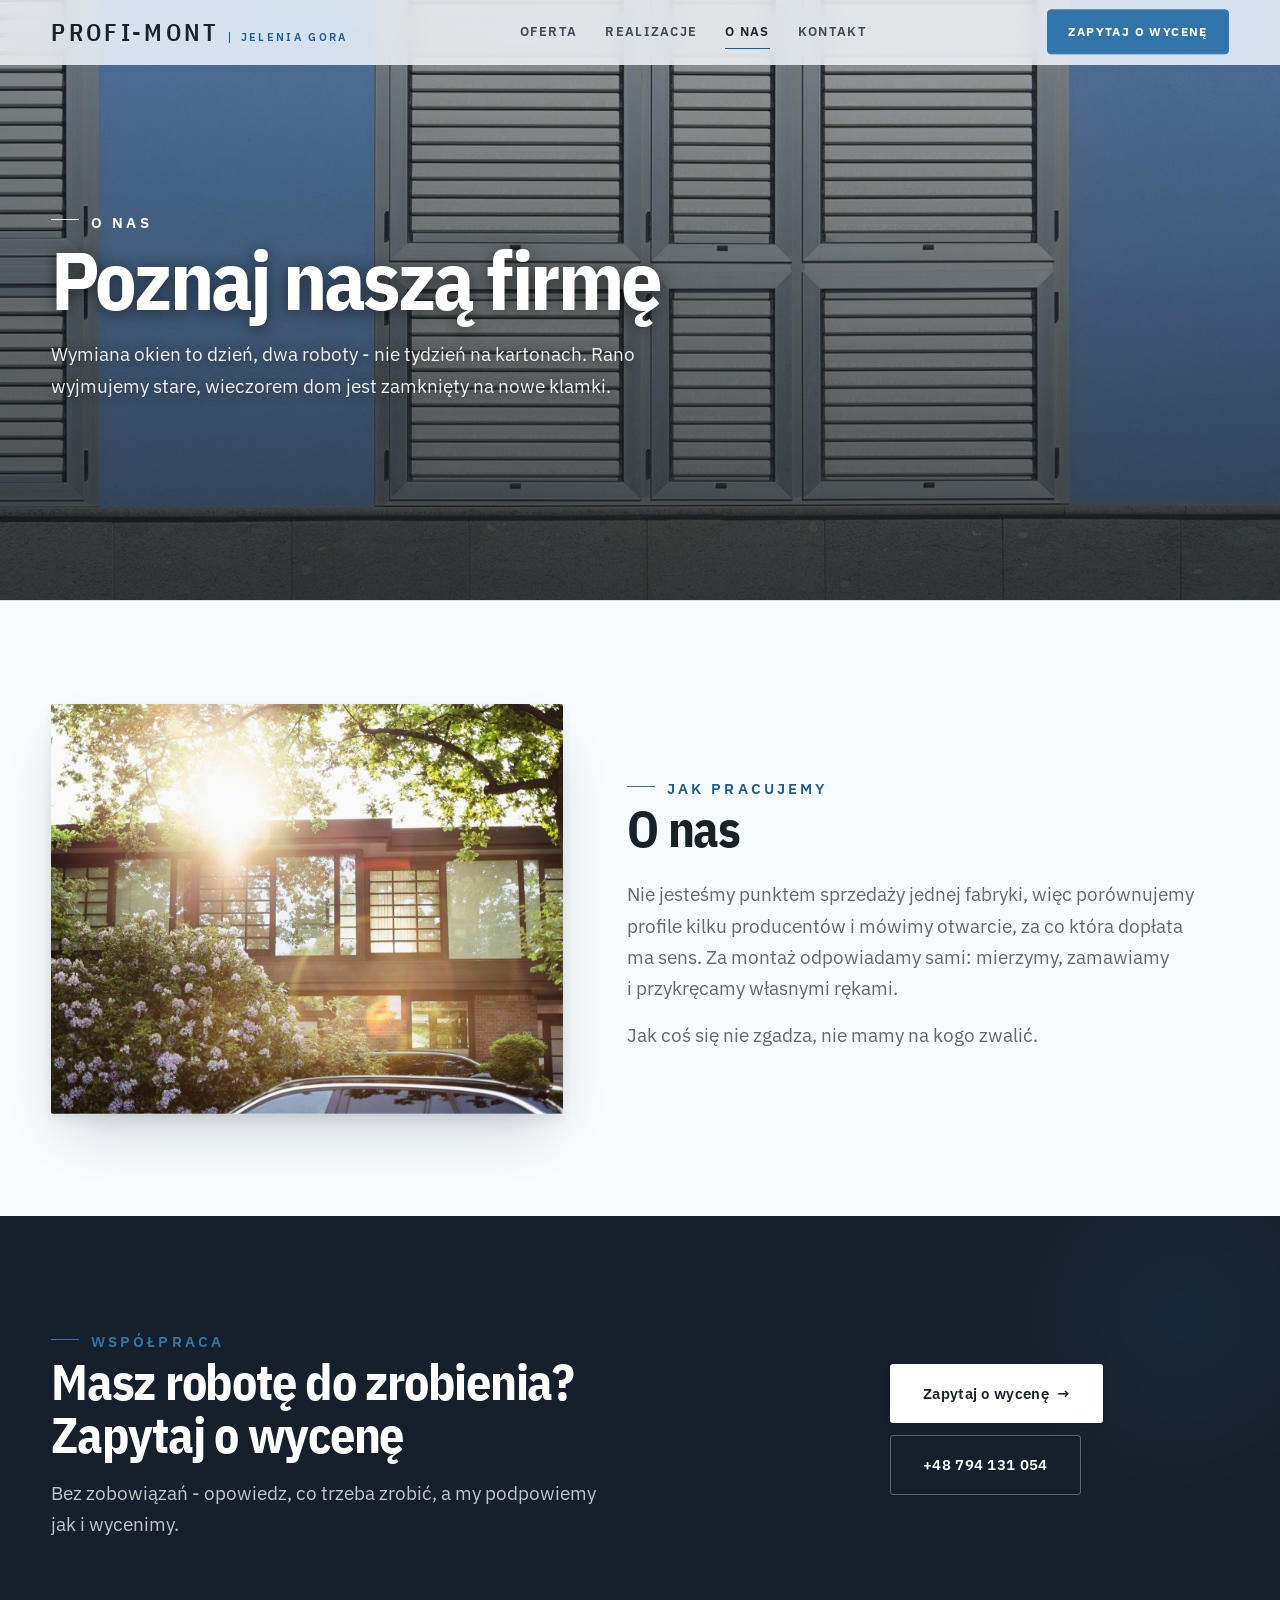
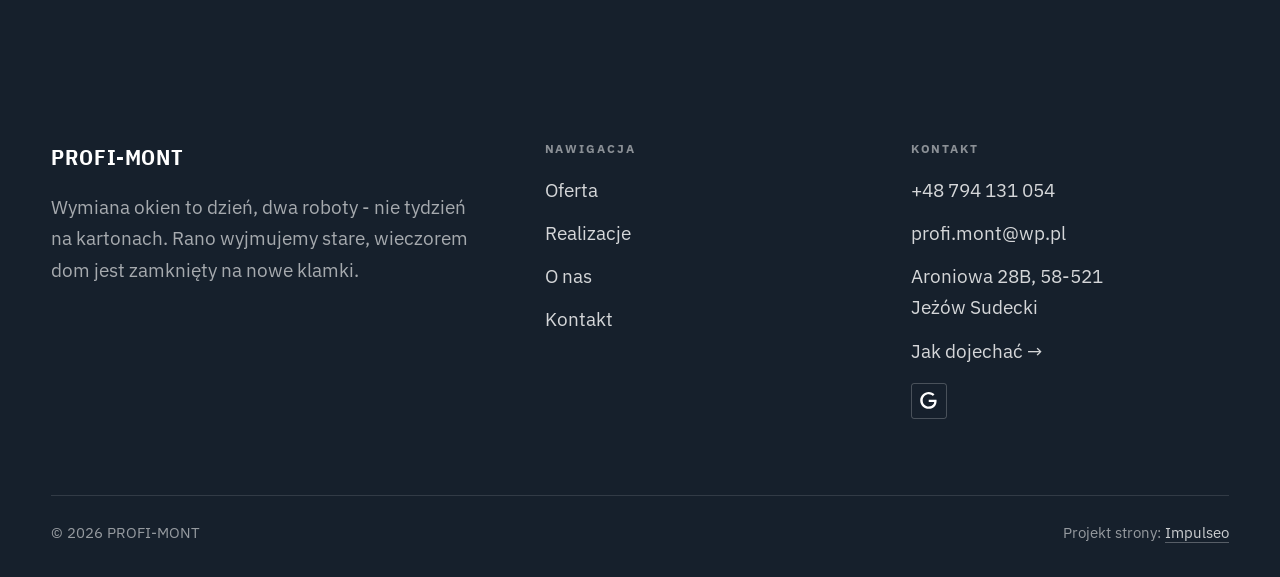
<file: o-nas.html>
<!DOCTYPE html>
<html lang="pl">
<head>
<meta charset="UTF-8">
<meta name="viewport" content="width=device-width, initial-scale=1.0">
<title>O nas - PROFI-MONT</title>
<meta name="description" content="Okna PVC i aluminiowe, drzwi, bramy garażowe w Jeleniej Górze. Bezpłatny pomiar, ciepły montaż, wywóz starych okien, gwarancja. Zadzwoń: +48 794 131 054.">
<link rel="canonical" href="https://kris20032.github.io/profi-mont/o-nas.html">
<meta name="robots" content="noindex, nofollow">
<meta property="og:type" content="website">
<meta property="og:locale" content="pl_PL">
<meta property="og:site_name" content="PROFI-MONT">
<meta property="og:title" content="O nas - PROFI-MONT">
<meta property="og:description" content="Okna PVC i aluminiowe, drzwi, bramy garażowe w Jeleniej Górze. Bezpłatny pomiar, ciepły montaż, wywóz starych okien, gwarancja. Zadzwoń: +48 794 131 054.">
<meta property="og:url" content="https://kris20032.github.io/profi-mont/o-nas.html">
<meta property="og:image" content="https://kris20032.github.io/profi-mont/img/og.jpg">
<meta property="og:image:width" content="1200">
<meta property="og:image:height" content="630">
<meta name="twitter:card" content="summary_large_image">
<link rel="preconnect" href="https://fonts.googleapis.com">
<link rel="preconnect" href="https://fonts.gstatic.com" crossorigin>
<link href="https://fonts.googleapis.com/css2?family=IBM+Plex+Sans+Condensed:wght@500;600;700&family=IBM+Plex+Sans:wght@400;500;600&display=swap" rel="stylesheet">
<link rel="stylesheet" href="assets/styles.css?v=d979db63">
</head>
<body>

<header class="nav">
  <div class="wrap nav-inner">
    <a class="brand" href="index.html"><span class="name">PROFI-MONT</span><span class="sub">Jelenia Góra</span></a>
    <nav class="nav-links">
      <a href="oferta.html">Oferta</a>
      <a href="realizacje.html">Realizacje</a>
      <a href="o-nas.html" class="active" aria-current="page">O nas</a>
      <a href="kontakt.html">Kontakt</a>
      <a href="kontakt.html" class="btn btn-accent">Zapytaj o wycenę</a>
    </nav>
    <button class="nav-toggle" aria-label="Menu"><span></span><span></span><span></span></button>
  </div>
</header>

<main>
<section class="pagehead">
  <img src="img/g9.jpg" alt="PROFI-MONT - Poznaj naszą firmę" width="1600" height="1066" decoding="async">
  <div class="wrap">
    <span class="eyebrow">O nas</span>
    <h1>Poznaj naszą firmę</h1>
    <p>Wymiana okien to dzień, dwa roboty - nie tydzień na kartonach. Rano wyjmujemy stare, wieczorem dom jest zamknięty na nowe klamki.</p>
  </div>
</section>
<section>
  <div class="wrap split">
    <div class="split-art reveal"><img src="img/g10.jpg" alt="PROFI-MONT" loading="lazy" width="1600" height="1066" decoding="async"></div>
    <div class="split-copy reveal">
      <span class="eyebrow">Jak pracujemy</span>
      <h2>O nas</h2>
      <p class="muted">Nie jesteśmy punktem sprzedaży jednej fabryki, więc porównujemy profile kilku producentów i mówimy otwarcie, za co która dopłata ma sens. Za montaż odpowiadamy sami: mierzymy, zamawiamy i przykręcamy własnymi rękami.</p>
      <p class="muted">Jak coś się nie zgadza, nie mamy na kogo zwalić.</p>
    </div>
  </div>
</section>


<section class="cta">
  <div class="wrap">
    <div class="reveal">
      <span class="eyebrow">Współpraca</span>
      <h2>Masz robotę do zrobienia? Zapytaj o wycenę</h2>
      <p>Bez zobowiązań - opowiedz, co trzeba zrobić, a my podpowiemy jak i wycenimy.</p>
    </div>
    <div class="cta-actions reveal">
      <a href="kontakt.html" class="btn btn-light">Zapytaj o wycenę <span class="arr">→</span></a>
      <a href="tel:+48794131054" class="btn btn-ghost btn-ghost-cta">+48 794 131 054</a>
    </div>
  </div>
</section>
</main>

<footer>
  <div class="wrap">
    <div class="foot-grid">
      <div class="foot-brand">
        <div class="name">PROFI-MONT</div>
        <p>Wymiana okien to dzień, dwa roboty - nie tydzień na kartonach. Rano wyjmujemy stare, wieczorem dom jest zamknięty na nowe klamki.</p>
      </div>
      <div class="foot-col">
        <h4>Nawigacja</h4>
        <a href="oferta.html">Oferta</a>
        <a href="realizacje.html">Realizacje</a>
        <a href="o-nas.html">O nas</a>
        <a href="kontakt.html">Kontakt</a>
      </div>
      <div class="foot-col">
        <h4>Kontakt</h4>
        <a href="tel:+48794131054">+48 794 131 054</a>
        <a href="mailto:profi.mont@wp.pl">profi.mont@wp.pl</a>
        <p>Aroniowa 28B, 58-521 Jeżów Sudecki</p>
        <a href="https://maps.google.com/?cid=469111079159076034" target="_blank" rel="noopener">Jak dojechać →</a>
      <div class="foot-soc">
        <a class="soc" href="https://maps.google.com/?cid=469111079159076034" target="_blank" rel="noopener" aria-label="Google - PROFI-MONT"><svg viewBox="0 0 24 24" aria-hidden="true" focusable="false"><path d="M12.48 10.92v3.28h7.84c-.24 1.84-.853 3.187-1.787 4.133-1.147 1.147-2.933 2.4-6.053 2.4-4.827 0-8.6-3.893-8.6-8.72s3.773-8.72 8.6-8.72c2.6 0 4.507 1.027 5.907 2.347l2.307-2.307C18.747 1.44 16.133 0 12.48 0 5.867 0 .307 5.387.307 12s5.56 12 12.173 12c3.573 0 6.267-1.173 8.373-3.36 2.16-2.16 2.84-5.213 2.84-7.667 0-.76-.053-1.467-.173-2.053H12.48z" fill="currentColor"/></svg></a>
      </div>
      </div>
    </div>
    <div class="foot-bot">
      <span>© 2026 PROFI-MONT</span>
      <span>Projekt strony: <a class="foot-credit" href="https://impulseo.pl" target="_blank" rel="noopener">Impulseo</a></span>
    </div>
  </div>
</footer>
<div class="sticky-reserve"><a class="sr-book" href="kontakt.html">Zapytaj o wycenę</a><a class="sr-call" href="tel:+48794131054" aria-label="Zadzwoń"><svg class="ico-tel" width="16" height="16" viewBox="0 0 24 24" fill="none" aria-hidden="true"><path d="M6.6 10.8a15.5 15.5 0 0 0 6.6 6.6l2.2-2.2a1 1 0 0 1 1-.24 11.4 11.4 0 0 0 3.6.58 1 1 0 0 1 1 1V20a1 1 0 0 1-1 1A17 17 0 0 1 3 4a1 1 0 0 1 1-1h3.5a1 1 0 0 1 1 1c0 1.25.2 2.46.58 3.6a1 1 0 0 1-.25 1l-2.23 2.2Z" fill="currentColor"/></svg></a></div>
<div class="demo-wazne" data-do="2026-10-25" data-cykl="3" hidden><svg class="dw-ico" width="13" height="13" viewBox="0 0 24 24" fill="none" aria-hidden="true"><circle cx="12" cy="12" r="8.6" stroke="currentColor" stroke-width="1.8"/><path d="M12 7.2V12l3.3 2" stroke="currentColor" stroke-width="1.8" stroke-linecap="round"/></svg><span class="dw-txt"></span></div>

<script src="assets/main.js"></script>
</body>
</html>
</file>
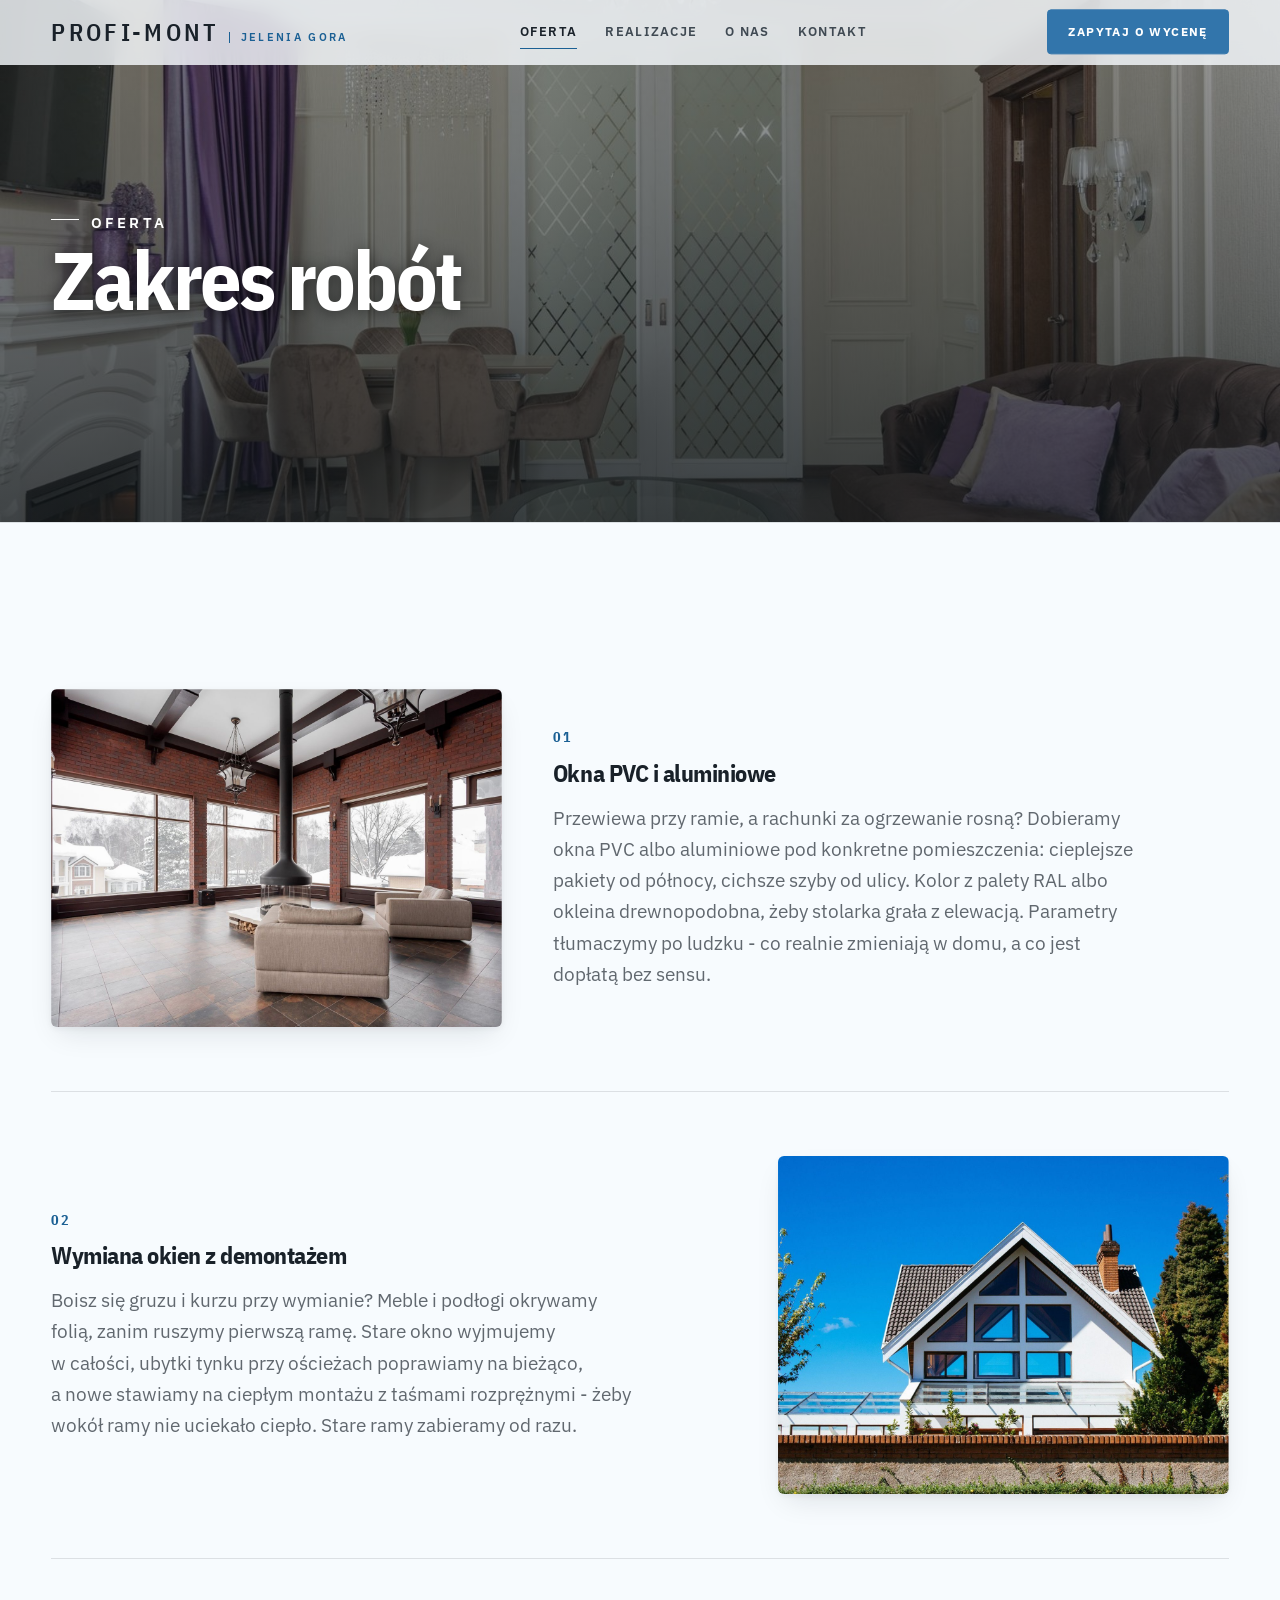
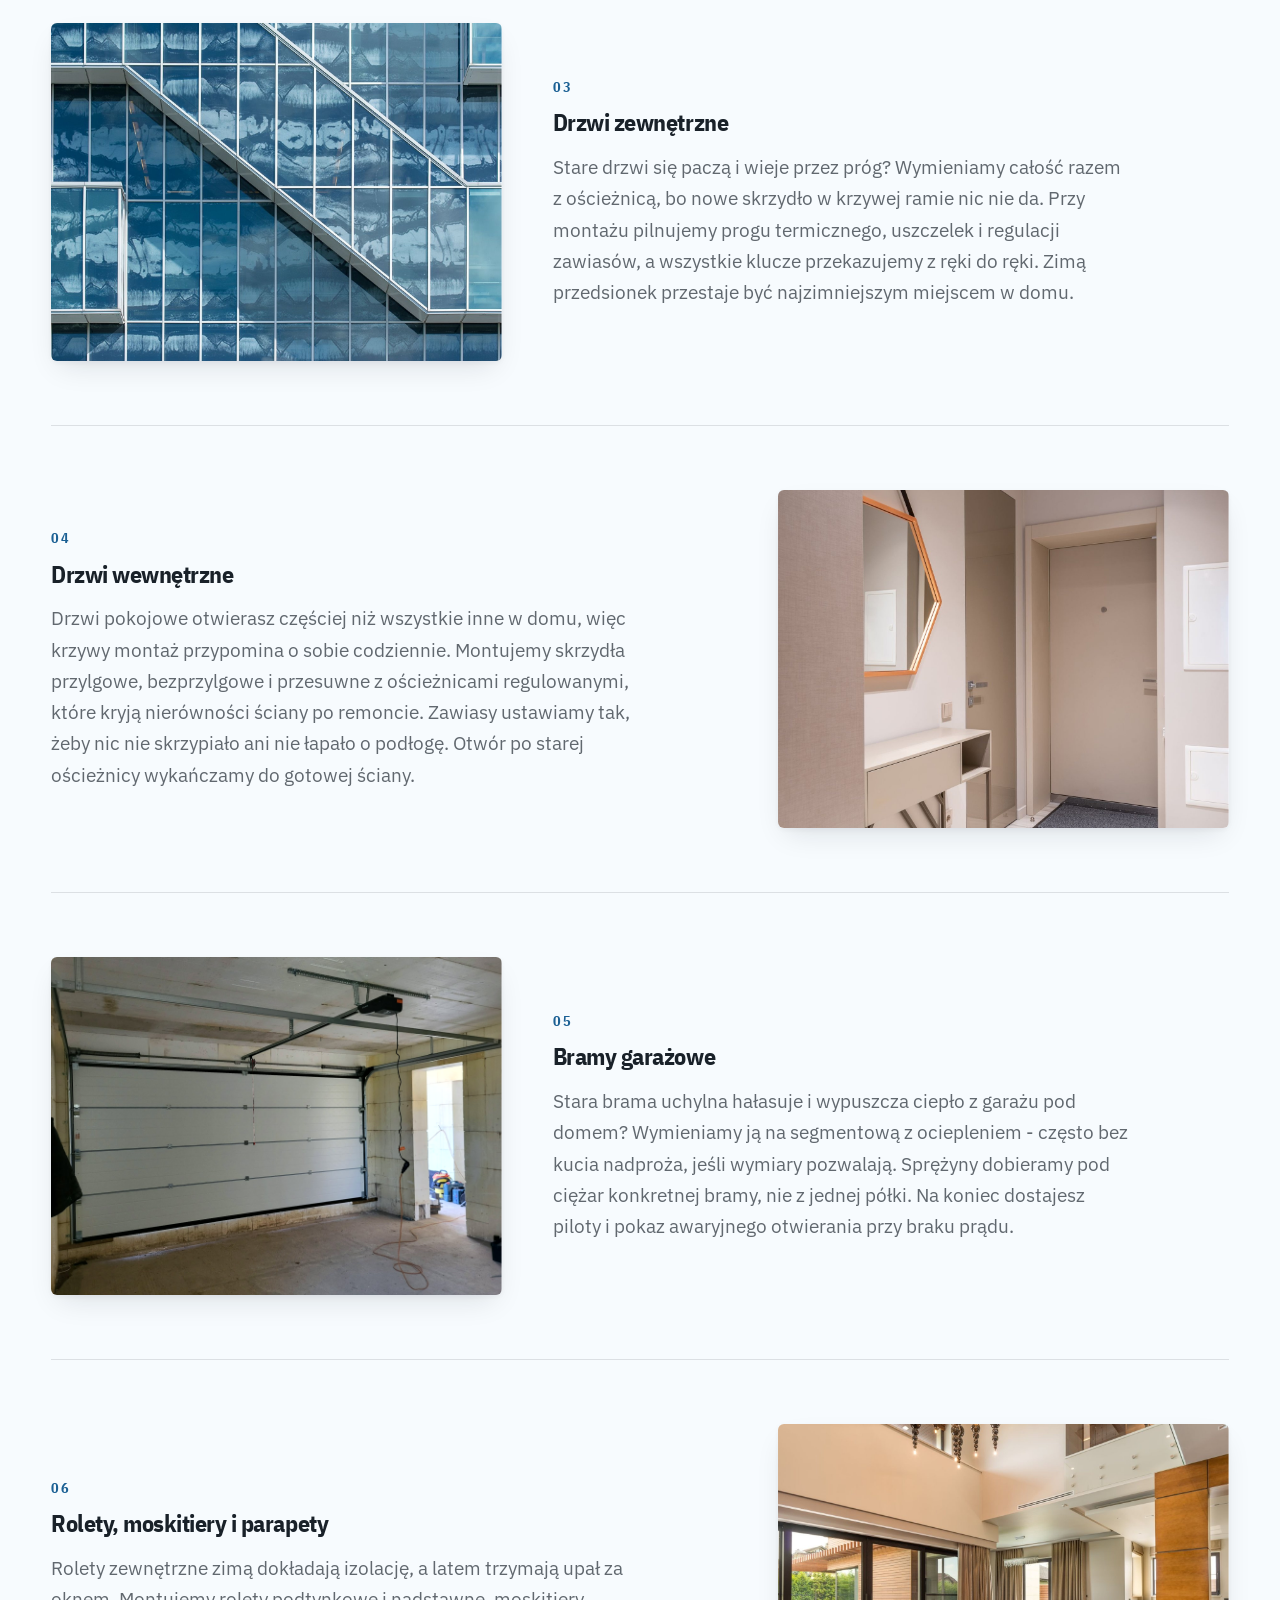
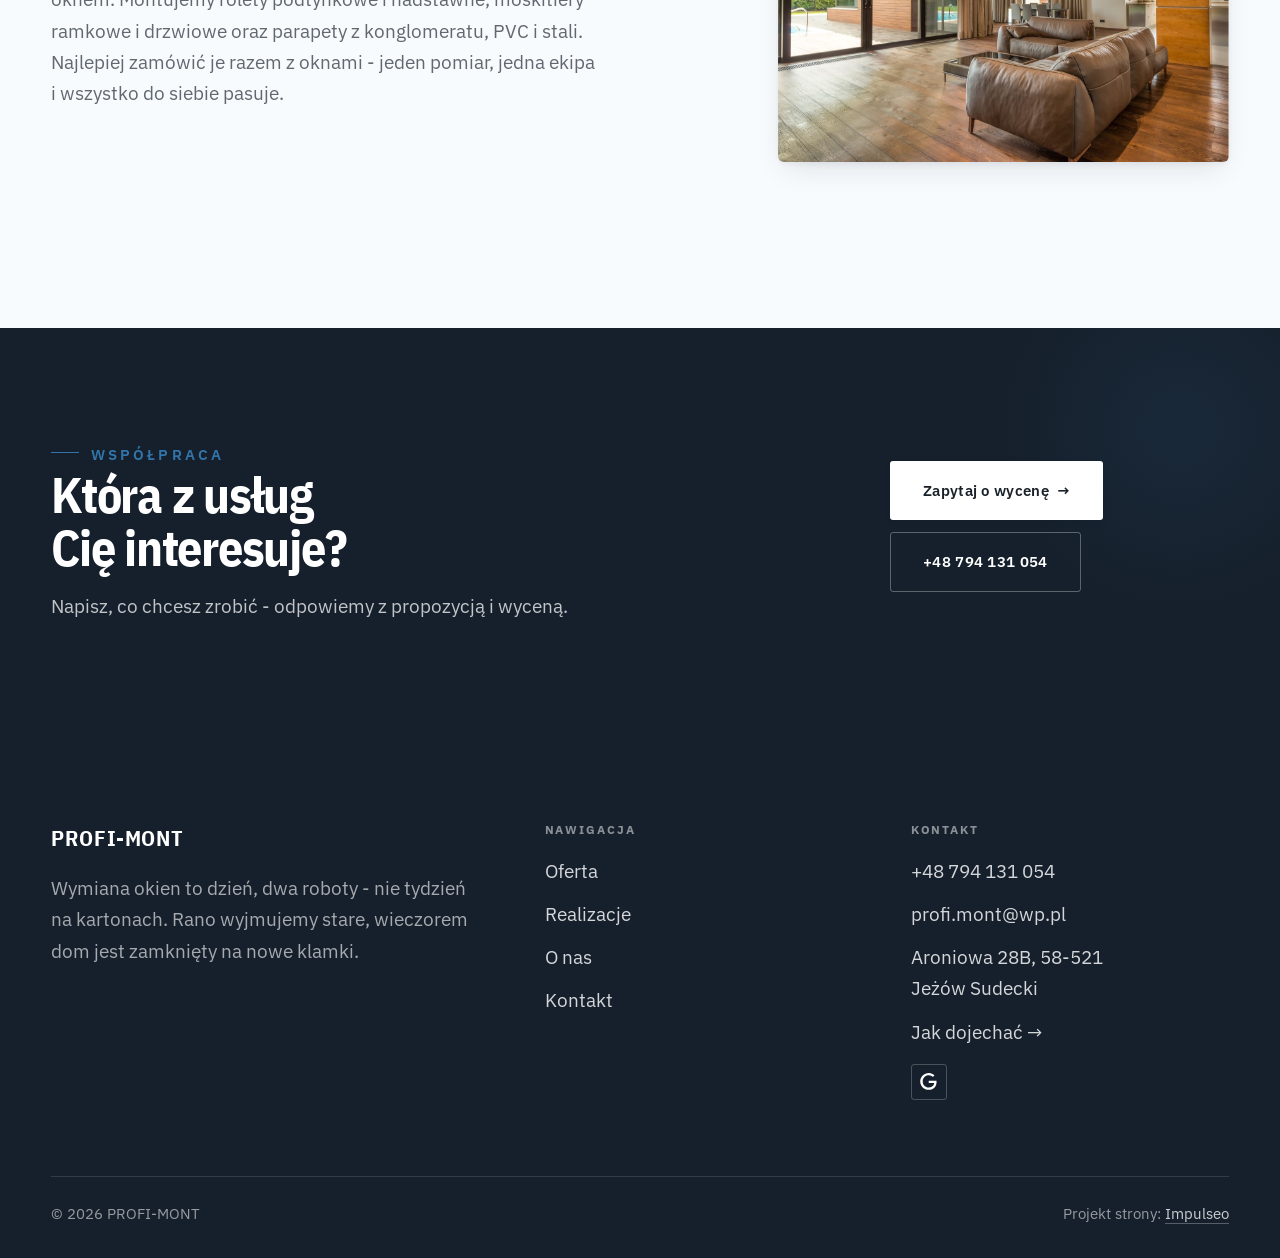
<file: oferta.html>
<!DOCTYPE html>
<html lang="pl">
<head>
<meta charset="UTF-8">
<meta name="viewport" content="width=device-width, initial-scale=1.0">
<title>Oferta - PROFI-MONT</title>
<meta name="description" content="Okna PVC i aluminiowe, drzwi, bramy garażowe w Jeleniej Górze. Bezpłatny pomiar, ciepły montaż, wywóz starych okien, gwarancja. Zadzwoń: +48 794 131 054.">
<link rel="canonical" href="https://kris20032.github.io/profi-mont/oferta.html">
<meta name="robots" content="noindex, nofollow">
<meta property="og:type" content="website">
<meta property="og:locale" content="pl_PL">
<meta property="og:site_name" content="PROFI-MONT">
<meta property="og:title" content="Oferta - PROFI-MONT">
<meta property="og:description" content="Okna PVC i aluminiowe, drzwi, bramy garażowe w Jeleniej Górze. Bezpłatny pomiar, ciepły montaż, wywóz starych okien, gwarancja. Zadzwoń: +48 794 131 054.">
<meta property="og:url" content="https://kris20032.github.io/profi-mont/oferta.html">
<meta property="og:image" content="https://kris20032.github.io/profi-mont/img/og.jpg">
<meta property="og:image:width" content="1200">
<meta property="og:image:height" content="630">
<meta name="twitter:card" content="summary_large_image">
<link rel="preconnect" href="https://fonts.googleapis.com">
<link rel="preconnect" href="https://fonts.gstatic.com" crossorigin>
<link href="https://fonts.googleapis.com/css2?family=IBM+Plex+Sans+Condensed:wght@500;600;700&family=IBM+Plex+Sans:wght@400;500;600&display=swap" rel="stylesheet">
<link rel="stylesheet" href="assets/styles.css?v=d979db63">
</head>
<body>

<header class="nav">
  <div class="wrap nav-inner">
    <a class="brand" href="index.html"><span class="name">PROFI-MONT</span><span class="sub">Jelenia Góra</span></a>
    <nav class="nav-links">
      <a href="oferta.html" class="active" aria-current="page">Oferta</a>
      <a href="realizacje.html">Realizacje</a>
      <a href="o-nas.html">O nas</a>
      <a href="kontakt.html">Kontakt</a>
      <a href="kontakt.html" class="btn btn-accent">Zapytaj o wycenę</a>
    </nav>
    <button class="nav-toggle" aria-label="Menu"><span></span><span></span><span></span></button>
  </div>
</header>

<main>
<section class="pagehead">
  <img src="img/g8.jpg" alt="PROFI-MONT - Zakres robót" width="1600" height="1068" decoding="async">
  <div class="wrap">
    <span class="eyebrow">Oferta</span>
    <h1>Zakres robót</h1>
  </div>
</section>
<section>
  <div class="wrap">
    <div class="svc-row reveal">
      <div class="svc-row-art"><img src="img/g2.jpg" alt="Okna PVC i aluminiowe" loading="lazy" width="1600" height="1066" decoding="async"></div>
      <div>
        <span class="num">01</span>
        <h3>Okna PVC i aluminiowe</h3>
        <p class="muted">Przewiewa przy ramie, a rachunki za ogrzewanie rosną? Dobieramy okna PVC albo aluminiowe pod konkretne pomieszczenia: cieplejsze pakiety od północy, cichsze szyby od ulicy. Kolor z palety RAL albo okleina drewnopodobna, żeby stolarka grała z elewacją. Parametry tłumaczymy po ludzku - co realnie zmieniają w domu, a co jest dopłatą bez sensu.</p>
      </div>
    </div>
    <div class="svc-row rev reveal">
      <div class="svc-row-art"><img src="img/g3.jpg" alt="Wymiana okien z demontażem" loading="lazy" width="1600" height="1066" decoding="async"></div>
      <div>
        <span class="num">02</span>
        <h3>Wymiana okien z demontażem</h3>
        <p class="muted">Boisz się gruzu i kurzu przy wymianie? Meble i podłogi okrywamy folią, zanim ruszymy pierwszą ramę. Stare okno wyjmujemy w całości, ubytki tynku przy ościeżach poprawiamy na bieżąco, a nowe stawiamy na ciepłym montażu z taśmami rozprężnymi - żeby wokół ramy nie uciekało ciepło. Stare ramy zabieramy od razu.</p>
      </div>
    </div>
    <div class="svc-row reveal">
      <div class="svc-row-art"><img src="img/g4.jpg" alt="Drzwi zewnętrzne" loading="lazy" width="1600" height="1066" decoding="async"></div>
      <div>
        <span class="num">03</span>
        <h3>Drzwi zewnętrzne</h3>
        <p class="muted">Stare drzwi się paczą i wieje przez próg? Wymieniamy całość razem z ościeżnicą, bo nowe skrzydło w krzywej ramie nic nie da. Przy montażu pilnujemy progu termicznego, uszczelek i regulacji zawiasów, a wszystkie klucze przekazujemy z ręki do ręki. Zimą przedsionek przestaje być najzimniejszym miejscem w domu.</p>
      </div>
    </div>
    <div class="svc-row rev reveal">
      <div class="svc-row-art"><img src="img/g5.jpg" alt="Drzwi wewnętrzne" loading="lazy" width="1600" height="1068" decoding="async"></div>
      <div>
        <span class="num">04</span>
        <h3>Drzwi wewnętrzne</h3>
        <p class="muted">Drzwi pokojowe otwierasz częściej niż wszystkie inne w domu, więc krzywy montaż przypomina o sobie codziennie. Montujemy skrzydła przylgowe, bezprzylgowe i przesuwne z ościeżnicami regulowanymi, które kryją nierówności ściany po remoncie. Zawiasy ustawiamy tak, żeby nic nie skrzypiało ani nie łapało o podłogę. Otwór po starej ościeżnicy wykańczamy do gotowej ściany.</p>
      </div>
    </div>
    <div class="svc-row reveal">
      <div class="svc-row-art"><img src="img/g6.jpg" alt="Bramy garażowe" loading="lazy" width="1600" height="1066" decoding="async"></div>
      <div>
        <span class="num">05</span>
        <h3>Bramy garażowe</h3>
        <p class="muted">Stara brama uchylna hałasuje i wypuszcza ciepło z garażu pod domem? Wymieniamy ją na segmentową z ociepleniem - często bez kucia nadproża, jeśli wymiary pozwalają. Sprężyny dobieramy pod ciężar konkretnej bramy, nie z jednej półki. Na koniec dostajesz piloty i pokaz awaryjnego otwierania przy braku prądu.</p>
      </div>
    </div>
    <div class="svc-row rev reveal">
      <div class="svc-row-art"><img src="img/g7.jpg" alt="Rolety, moskitiery i parapety" loading="lazy" width="1600" height="1068" decoding="async"></div>
      <div>
        <span class="num">06</span>
        <h3>Rolety, moskitiery i parapety</h3>
        <p class="muted">Rolety zewnętrzne zimą dokładają izolację, a latem trzymają upał za oknem. Montujemy rolety podtynkowe i nadstawne, moskitiery ramkowe i drzwiowe oraz parapety z konglomeratu, PVC i stali. Najlepiej zamówić je razem z oknami - jeden pomiar, jedna ekipa i wszystko do siebie pasuje.</p>
      </div>
    </div>
  </div>
</section>

<section class="cta">
  <div class="wrap">
    <div class="reveal">
      <span class="eyebrow">Współpraca</span>
      <h2>Która z usług Cię interesuje?</h2>
      <p>Napisz, co chcesz zrobić - odpowiemy z propozycją i wyceną.</p>
    </div>
    <div class="cta-actions reveal">
      <a href="kontakt.html" class="btn btn-light">Zapytaj o wycenę <span class="arr">→</span></a>
      <a href="tel:+48794131054" class="btn btn-ghost btn-ghost-cta">+48 794 131 054</a>
    </div>
  </div>
</section>
</main>

<footer>
  <div class="wrap">
    <div class="foot-grid">
      <div class="foot-brand">
        <div class="name">PROFI-MONT</div>
        <p>Wymiana okien to dzień, dwa roboty - nie tydzień na kartonach. Rano wyjmujemy stare, wieczorem dom jest zamknięty na nowe klamki.</p>
      </div>
      <div class="foot-col">
        <h4>Nawigacja</h4>
        <a href="oferta.html">Oferta</a>
        <a href="realizacje.html">Realizacje</a>
        <a href="o-nas.html">O nas</a>
        <a href="kontakt.html">Kontakt</a>
      </div>
      <div class="foot-col">
        <h4>Kontakt</h4>
        <a href="tel:+48794131054">+48 794 131 054</a>
        <a href="mailto:profi.mont@wp.pl">profi.mont@wp.pl</a>
        <p>Aroniowa 28B, 58-521 Jeżów Sudecki</p>
        <a href="https://maps.google.com/?cid=469111079159076034" target="_blank" rel="noopener">Jak dojechać →</a>
      <div class="foot-soc">
        <a class="soc" href="https://maps.google.com/?cid=469111079159076034" target="_blank" rel="noopener" aria-label="Google - PROFI-MONT"><svg viewBox="0 0 24 24" aria-hidden="true" focusable="false"><path d="M12.48 10.92v3.28h7.84c-.24 1.84-.853 3.187-1.787 4.133-1.147 1.147-2.933 2.4-6.053 2.4-4.827 0-8.6-3.893-8.6-8.72s3.773-8.72 8.6-8.72c2.6 0 4.507 1.027 5.907 2.347l2.307-2.307C18.747 1.44 16.133 0 12.48 0 5.867 0 .307 5.387.307 12s5.56 12 12.173 12c3.573 0 6.267-1.173 8.373-3.36 2.16-2.16 2.84-5.213 2.84-7.667 0-.76-.053-1.467-.173-2.053H12.48z" fill="currentColor"/></svg></a>
      </div>
      </div>
    </div>
    <div class="foot-bot">
      <span>© 2026 PROFI-MONT</span>
      <span>Projekt strony: <a class="foot-credit" href="https://impulseo.pl" target="_blank" rel="noopener">Impulseo</a></span>
    </div>
  </div>
</footer>
<div class="sticky-reserve"><a class="sr-book" href="kontakt.html">Zapytaj o wycenę</a><a class="sr-call" href="tel:+48794131054" aria-label="Zadzwoń"><svg class="ico-tel" width="16" height="16" viewBox="0 0 24 24" fill="none" aria-hidden="true"><path d="M6.6 10.8a15.5 15.5 0 0 0 6.6 6.6l2.2-2.2a1 1 0 0 1 1-.24 11.4 11.4 0 0 0 3.6.58 1 1 0 0 1 1 1V20a1 1 0 0 1-1 1A17 17 0 0 1 3 4a1 1 0 0 1 1-1h3.5a1 1 0 0 1 1 1c0 1.25.2 2.46.58 3.6a1 1 0 0 1-.25 1l-2.23 2.2Z" fill="currentColor"/></svg></a></div>
<div class="demo-wazne" data-do="2026-10-25" data-cykl="3" hidden><svg class="dw-ico" width="13" height="13" viewBox="0 0 24 24" fill="none" aria-hidden="true"><circle cx="12" cy="12" r="8.6" stroke="currentColor" stroke-width="1.8"/><path d="M12 7.2V12l3.3 2" stroke="currentColor" stroke-width="1.8" stroke-linecap="round"/></svg><span class="dw-txt"></span></div>

<script src="assets/main.js"></script>
</body>
</html>
</file>
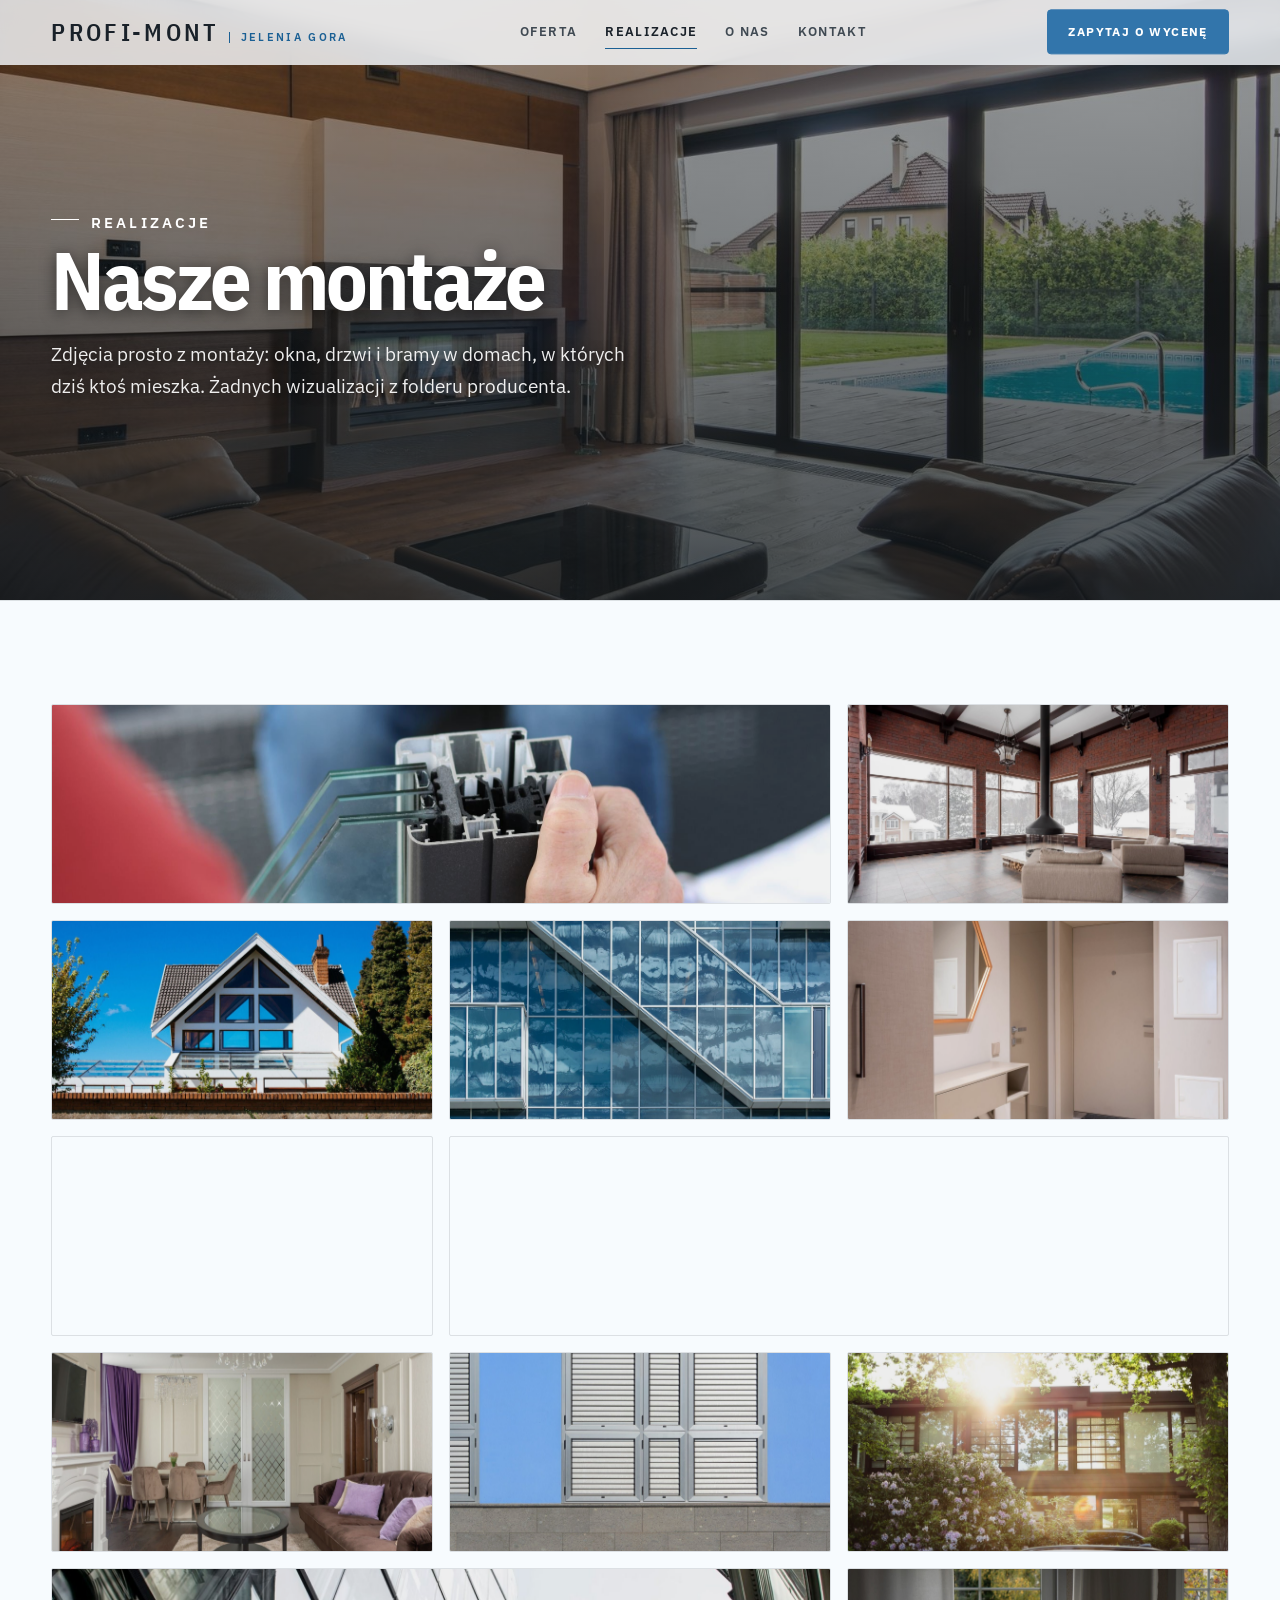
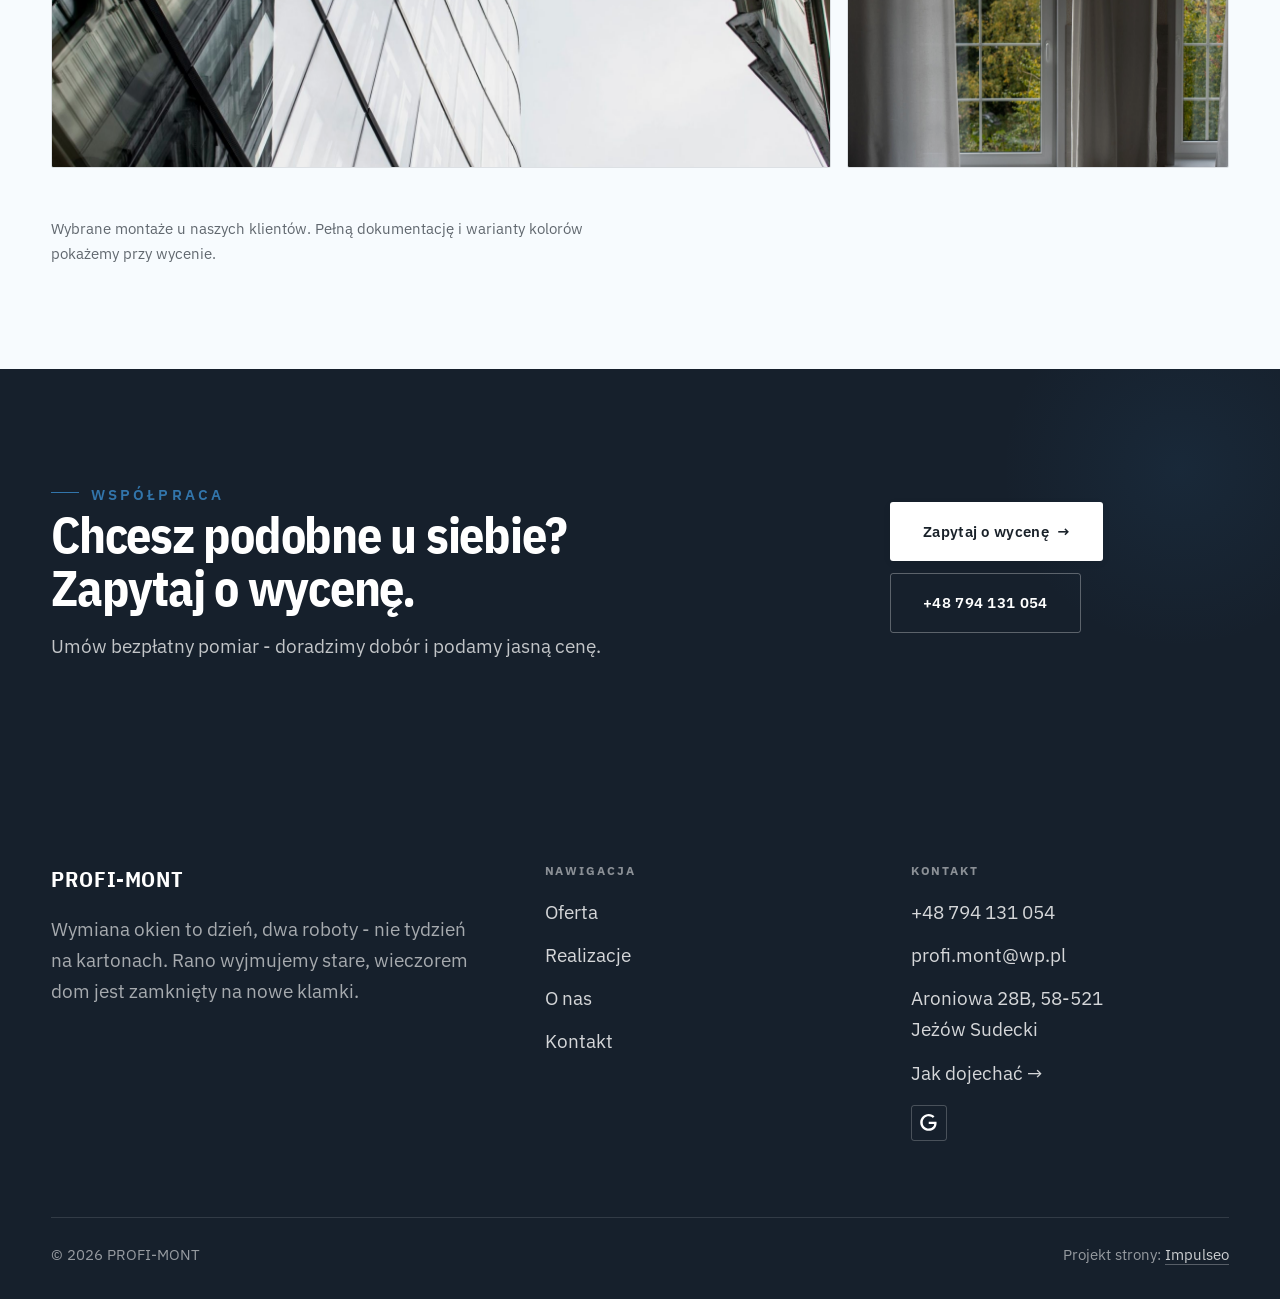
<file: realizacje.html>
<!DOCTYPE html>
<html lang="pl">
<head>
<meta charset="UTF-8">
<meta name="viewport" content="width=device-width, initial-scale=1.0">
<title>Realizacje - PROFI-MONT</title>
<meta name="description" content="Realizacje PROFI-MONT: Okna po montażu, Drzwi wejściowe, Brama segmentowa, Ciepły montaż w trakcie, Rolety zewnętrzne">
<link rel="canonical" href="https://kris20032.github.io/profi-mont/realizacje.html">
<meta name="robots" content="noindex, nofollow">
<meta property="og:type" content="website">
<meta property="og:locale" content="pl_PL">
<meta property="og:site_name" content="PROFI-MONT">
<meta property="og:title" content="Realizacje - PROFI-MONT">
<meta property="og:description" content="Realizacje PROFI-MONT: Okna po montażu, Drzwi wejściowe, Brama segmentowa, Ciepły montaż w trakcie, Rolety zewnętrzne">
<meta property="og:url" content="https://kris20032.github.io/profi-mont/realizacje.html">
<meta property="og:image" content="https://kris20032.github.io/profi-mont/img/og.jpg">
<meta property="og:image:width" content="1200">
<meta property="og:image:height" content="630">
<meta name="twitter:card" content="summary_large_image">
<link rel="preconnect" href="https://fonts.googleapis.com">
<link rel="preconnect" href="https://fonts.gstatic.com" crossorigin>
<link href="https://fonts.googleapis.com/css2?family=IBM+Plex+Sans+Condensed:wght@500;600;700&family=IBM+Plex+Sans:wght@400;500;600&display=swap" rel="stylesheet">
<link rel="stylesheet" href="assets/styles.css?v=d979db63">
</head>
<body>

<header class="nav">
  <div class="wrap nav-inner">
    <a class="brand" href="index.html"><span class="name">PROFI-MONT</span><span class="sub">Jelenia Góra</span></a>
    <nav class="nav-links">
      <a href="oferta.html">Oferta</a>
      <a href="realizacje.html" class="active" aria-current="page">Realizacje</a>
      <a href="o-nas.html">O nas</a>
      <a href="kontakt.html">Kontakt</a>
      <a href="kontakt.html" class="btn btn-accent">Zapytaj o wycenę</a>
    </nav>
    <button class="nav-toggle" aria-label="Menu"><span></span><span></span><span></span></button>
  </div>
</header>

<main>
<section class="pagehead">
  <img src="img/about.jpg" alt="PROFI-MONT - Nasze montaże" width="1600" height="1068" decoding="async">
  <div class="wrap">
    <span class="eyebrow">Realizacje</span>
    <h1>Nasze montaże</h1>
    <p>Zdjęcia prosto z montaży: okna, drzwi i bramy w domach, w których dziś ktoś mieszka. Żadnych wizualizacji z folderu producenta.</p>
  </div>
</section>
<section>
  <div class="wrap">
    <div class="gallery">
      <div class="tile t-two3 reveal"><img src="img/g1.jpg" alt="PROFI-MONT" loading="lazy" width="1918" height="1408" decoding="async"></div>
      <div class="tile t-third reveal"><img src="img/g2.jpg" alt="PROFI-MONT" loading="lazy" width="1600" height="1066" decoding="async"></div>
      <div class="tile t-third reveal"><img src="img/g3.jpg" alt="PROFI-MONT" loading="lazy" width="1600" height="1066" decoding="async"></div>
      <div class="tile t-third reveal"><img src="img/g4.jpg" alt="PROFI-MONT" loading="lazy" width="1600" height="1066" decoding="async"></div>
      <div class="tile t-third reveal"><img src="img/g5.jpg" alt="PROFI-MONT" loading="lazy" width="1600" height="1068" decoding="async"></div>
      <div class="tile t-third reveal"><img src="img/g6.jpg" alt="PROFI-MONT" loading="lazy" width="1600" height="1066" decoding="async"></div>
      <div class="tile t-two3 reveal"><img src="img/g7.jpg" alt="PROFI-MONT" loading="lazy" width="1600" height="1068" decoding="async"></div>
      <div class="tile t-third reveal"><img src="img/g8.jpg" alt="PROFI-MONT" loading="lazy" width="1600" height="1068" decoding="async"></div>
      <div class="tile t-third reveal"><img src="img/g9.jpg" alt="PROFI-MONT" loading="lazy" width="1600" height="1066" decoding="async"></div>
      <div class="tile t-third reveal"><img src="img/g10.jpg" alt="PROFI-MONT" loading="lazy" width="1600" height="1066" decoding="async"></div>
      <div class="tile t-two3 reveal"><img src="img/g11.jpg" alt="PROFI-MONT" loading="lazy" width="1600" height="1066" decoding="async"></div>
      <div class="tile t-third reveal"><img src="img/g12.jpg" alt="PROFI-MONT" loading="lazy" width="1600" height="1066" decoding="async"></div>
    </div>
    <p class="muted reveal" style="margin-top:var(--space-7);font-size:var(--text-sm);max-width:62ch">Wybrane montaże u naszych klientów. Pełną dokumentację i warianty kolorów pokażemy przy wycenie.</p>
  </div>
</section>
<section class="cta">
  <div class="wrap">
    <div class="reveal">
      <span class="eyebrow">Współpraca</span>
      <h2>Chcesz podobne u siebie? Zapytaj o wycenę.</h2>
      <p>Umów bezpłatny pomiar - doradzimy dobór i podamy jasną cenę.</p>
    </div>
    <div class="cta-actions reveal">
      <a href="kontakt.html" class="btn btn-light">Zapytaj o wycenę <span class="arr">→</span></a>
      <a href="tel:+48794131054" class="btn btn-ghost btn-ghost-cta">+48 794 131 054</a>
    </div>
  </div>
</section>
</main>

<footer>
  <div class="wrap">
    <div class="foot-grid">
      <div class="foot-brand">
        <div class="name">PROFI-MONT</div>
        <p>Wymiana okien to dzień, dwa roboty - nie tydzień na kartonach. Rano wyjmujemy stare, wieczorem dom jest zamknięty na nowe klamki.</p>
      </div>
      <div class="foot-col">
        <h4>Nawigacja</h4>
        <a href="oferta.html">Oferta</a>
        <a href="realizacje.html">Realizacje</a>
        <a href="o-nas.html">O nas</a>
        <a href="kontakt.html">Kontakt</a>
      </div>
      <div class="foot-col">
        <h4>Kontakt</h4>
        <a href="tel:+48794131054">+48 794 131 054</a>
        <a href="mailto:profi.mont@wp.pl">profi.mont@wp.pl</a>
        <p>Aroniowa 28B, 58-521 Jeżów Sudecki</p>
        <a href="https://maps.google.com/?cid=469111079159076034" target="_blank" rel="noopener">Jak dojechać →</a>
      <div class="foot-soc">
        <a class="soc" href="https://maps.google.com/?cid=469111079159076034" target="_blank" rel="noopener" aria-label="Google - PROFI-MONT"><svg viewBox="0 0 24 24" aria-hidden="true" focusable="false"><path d="M12.48 10.92v3.28h7.84c-.24 1.84-.853 3.187-1.787 4.133-1.147 1.147-2.933 2.4-6.053 2.4-4.827 0-8.6-3.893-8.6-8.72s3.773-8.72 8.6-8.72c2.6 0 4.507 1.027 5.907 2.347l2.307-2.307C18.747 1.44 16.133 0 12.48 0 5.867 0 .307 5.387.307 12s5.56 12 12.173 12c3.573 0 6.267-1.173 8.373-3.36 2.16-2.16 2.84-5.213 2.84-7.667 0-.76-.053-1.467-.173-2.053H12.48z" fill="currentColor"/></svg></a>
      </div>
      </div>
    </div>
    <div class="foot-bot">
      <span>© 2026 PROFI-MONT</span>
      <span>Projekt strony: <a class="foot-credit" href="https://impulseo.pl" target="_blank" rel="noopener">Impulseo</a></span>
    </div>
  </div>
</footer>
<div class="sticky-reserve"><a class="sr-book" href="kontakt.html">Zapytaj o wycenę</a><a class="sr-call" href="tel:+48794131054" aria-label="Zadzwoń"><svg class="ico-tel" width="16" height="16" viewBox="0 0 24 24" fill="none" aria-hidden="true"><path d="M6.6 10.8a15.5 15.5 0 0 0 6.6 6.6l2.2-2.2a1 1 0 0 1 1-.24 11.4 11.4 0 0 0 3.6.58 1 1 0 0 1 1 1V20a1 1 0 0 1-1 1A17 17 0 0 1 3 4a1 1 0 0 1 1-1h3.5a1 1 0 0 1 1 1c0 1.25.2 2.46.58 3.6a1 1 0 0 1-.25 1l-2.23 2.2Z" fill="currentColor"/></svg></a></div>
<div class="demo-wazne" data-do="2026-10-25" data-cykl="3" hidden><svg class="dw-ico" width="13" height="13" viewBox="0 0 24 24" fill="none" aria-hidden="true"><circle cx="12" cy="12" r="8.6" stroke="currentColor" stroke-width="1.8"/><path d="M12 7.2V12l3.3 2" stroke="currentColor" stroke-width="1.8" stroke-linecap="round"/></svg><span class="dw-txt"></span></div>

<script src="assets/main.js"></script>
</body>
</html>
</file>
<file: assets/styles.css>
/* ============================================================
   STOLBASZ — premium, architektoniczny B2B fit-out
   Jasna paleta, zero brązu. System wg premium-web-craft.
   Projekt strony: Impulseo (impulseo.pl)
   ============================================================ */

:root{
  /* PALETA — jasna, architektoniczna, chłodna */
  --paper:#F4F7FA;          /* główne tło */
  --paper-2:#E7EDF3;        /* sekcje alternatywne (chłodny jasny szary) */
  --paper-3:#E7EDF3;        /* delikatne wypełnienia */
  --ink:#16202C;            /* tekst główny — chłodny grafit */
  --ink-soft:#3A4654;       /* nagłówki drugorzędne */
  --muted:#5C6672;          /* tekst poboczny */
  --line:rgba(22,32,44,.12);/* hairline */
  --accent:#235E96;         /* stonowany petrol-slate — jedyny akcent */
  --accent-d:#1A4A78;
  --accent-soft:rgba(35,94,150,.10);
  --dark:#16202C;           /* sekcje ciemne (stopka/CTA) */

  /* HOVER ZDJĘĆ — JEDEN standard dla całego silnika (decyzja K. 04.08.2026, artefakt z wariantami).
     AKTUALNE (K.+Szymon 09.08.2026, wybór z artefaktu 6 wariantów): zoom 1.05 przy 1.4s -
     przy tak długim czasie mocniejszy kadr NIE skacze, tylko „oddycha". Poprzedni standard
     (1.02 / .55s z 04.08) odbierany jako dynamiczny i szybki.
     Spoczynek lekko przygaszony, ale TYLKO tam, gdzie jest mysz (@media hover:hover) —
     na telefonie zdjęcia zostają w pełnej jasności. */
  --img-zoom:1.05;                   /* K.+Szymon 09.08: wariant F z artefaktu porównawczego */
  --img-rest:brightness(.95) saturate(.99);
  --img-hot:brightness(1.06) saturate(1.05);
  --img-dur:1.4s;                    /* K.+Szymon 09.08 (wariant F): powoli = elegancko */
  --img-ease:cubic-bezier(.16,.84,.44,1);  /* miękki ogon, efekt „oddychania" */

  /* ODSTĘPY — skala 4/8 */
  --space-1:4px; --space-2:8px; --space-3:12px; --space-4:16px; --space-5:24px;
  --space-6:32px; --space-7:48px; --space-8:64px; --space-9:96px; --space-10:128px;

  /* TYPOGRAFIA — fluid clamp() (skala podbita 16.07.2026: większe, czytelniejsze litery — uwaga Adama) */
  --text-sm:clamp(.9rem,.87rem + .12vw,1rem);
  --text-base:clamp(1.08rem,1.04rem + .18vw,1.2rem);
  --text-lg:clamp(1.24rem,1.15rem + .34vw,1.44rem);
  --text-h3:clamp(1.34rem,1.22rem + .55vw,1.66rem);
  --text-h2:clamp(2.1rem,1.66rem + 2.1vw,3.1rem);
  --text-h1:clamp(2.9rem,2.1rem + 4vw,5.1rem);

  /* PROMIENIE — architektoniczne, raczej ostre */
  --r-sm:3px; --r-md:6px; --r-lg:10px;

  /* RUCH */
  --ease:cubic-bezier(.25,.46,.45,.94); --dur:.24s;

  /* CIENIE — miękkie, warstwowe */
  --sh-sm:0 1px 2px rgba(16,24,32,.04), 0 2px 8px rgba(16,24,32,.05);
  --sh-md:0 2px 6px rgba(16,24,32,.05), 0 12px 28px -8px rgba(16,24,32,.12);
  --sh-lg:0 6px 14px rgba(16,24,32,.07), 0 26px 56px -18px rgba(16,24,32,.22);

  --hairline:1px solid var(--line);

  --font-display:'IBM Plex Sans Condensed','IBM Plex Sans',sans-serif;
  --font-body:'IBM Plex Sans',sans-serif;
}

*{box-sizing:border-box;margin:0;padding:0}
html{scroll-behavior:smooth}
body{
  font-family:var(--font-body);
  font-size:var(--text-base);
  line-height:1.65;
  color:var(--ink);
  background:var(--paper);
  -webkit-font-smoothing:antialiased;
  text-rendering:optimizeLegibility;
}
img{max-width:100%;height:auto;display:block}  /* height:auto = width/height z atrybutów trzyma proporcje (TOP#12) */
a{color:inherit;text-decoration:none}

.wrap{width:min(92%,1180px);margin-inline:auto}
section{padding-block:clamp(52px,6.5vw,96px)}

h1,h2,h3{font-family:var(--font-display);font-weight:700;line-height:1.08;letter-spacing:-.02em;color:var(--ink)}
h1{font-size:var(--text-h1);letter-spacing:-.035em}
h2{font-size:var(--text-h2);letter-spacing:-.025em}
h3{font-size:var(--text-h3)}
/* MIARA — długość wiersza. WCAG 2.2 SC 1.4.8: max 80 znaków; Butterick: 45–90.
   68ch daje realnie 72–78 znaków polskiego tekstu, czyli z zapasem pod granicą.
   Wcześniej limit miał TYLKO <p> — <li>, <blockquote> i <dd> nie miały żadnego,
   i to jedyny powód, dla którego 23 bloki na dwóch oddanych stronach jadą po
   83–106 znaków w wierszu (pomiar 07.08.2026, bramka `miara`).
   ⚠️ Listy i definicje ograniczamy TYLKO bez klasy: `ul`/`ol` z klasą to u nas
   układ (siatki kafli, menu), a nie tekst ciągły — tam miarę wyznacza układ. */
/* 60ch, nie 68ch (K. 10.08): po zmianie fontów na węższe kroje (DM Sans i spółka)
   w 68ch mieściło się ~90 znaków - bramka pikselowa słusznie zgłaszała przekroczenie
   granicy 80. Pomiar na żywej przeglądarce: 60ch = 90 znaków, 53ch = ~78 znaków, czyli normę WCAG 1.4.8. */
:root{ --miara:53ch }
p{max-width:min(100%,var(--miara))}
blockquote,
ul:not([class])>li, ol:not([class])>li,
dl:not([class])>dd{max-width:min(100%,var(--miara))}

/* ⚠️ Świadomie BEZ wyjątku `.tile p,.card p,.svc p{max-width:none}`, choć nasuwa się sam:
   te akapity BYŁY już ograniczone (stare `p{max-width:65ch}`), więc „wyjątek" nie odblokowałby
   niczego nowego — tylko ROZLUŹNIŁ stan sprzed zmiany na wszystkich demach naraz.
   `figcaption` żadna z reguł wyżej nie dotyczy, więc też nie potrzebuje zwolnienia. */

/* ŁAMANIE. `balance` wyrównuje długości wierszy w nagłówku, `pretty` pilnuje ostatniego
   wiersza akapitu, żeby nie został w nim jeden wyraz. Obsługiwane od Chrome 117 /
   Safari 17.5; starsze przeglądarki po prostu ignorują tę własność.
   `text-wrap:pretty` nie występowało dotąd ANI RAZ w silniku ani w repo klientów. */
h1,h2,h3,.lead,.lede{text-wrap:balance}
p,li,blockquote,dd{text-wrap:pretty}

.eyebrow{
  font-family:var(--font-body);
  font-size:var(--text-sm);
  font-weight:600;
  letter-spacing:.18em;
  text-transform:uppercase;
  color:var(--accent);
  display:inline-flex;align-items:center;gap:var(--space-3);
}
/* flex:none + margin-top = kreska trzyma się PIERWSZEJ linii. Wcześniej align-items:center
   centrowało ją względem całego bloku i przy zawinięciu (długi kicker typu
   „…WNĘTRZ · LESZNO · OD 2019") druga linia lądowała z brzydkim wcięciem. */
.eyebrow{align-items:flex-start}
.eyebrow>*,.eyebrow{text-wrap:balance}   /* dlugi kicker lamal sie na sierote typu samo „2019" w drugiej linii */
.eyebrow::before{content:"";width:28px;height:1px;background:var(--accent);display:inline-block;flex:none;margin-top:.62em}

.muted{color:var(--muted)}
.lead{font-size:var(--text-lg);line-height:1.55;color:var(--ink-soft);max-width:50ch}

/* ---------- BUTTONS ---------- */
.btn{
  display:inline-flex;align-items:center;gap:var(--space-2);
  font-weight:600;font-size:var(--text-sm);letter-spacing:.02em;
  padding:var(--space-4) var(--space-6);
  border-radius:var(--r-sm);
  transition:transform var(--dur) var(--ease),box-shadow var(--dur) var(--ease),background var(--dur) var(--ease);
  cursor:pointer;border:1px solid transparent;
}
.btn-accent{background:var(--accent);color:#fff;box-shadow:var(--sh-sm)}
.btn-accent:hover{background:var(--accent-d);transform:translateY(-2px);box-shadow:var(--sh-md)}
.btn-accent:active{transform:translateY(0);box-shadow:var(--sh-sm)}
.btn-ghost{background:transparent;color:var(--ink);border-color:var(--line)}
.btn-ghost:hover{border-color:var(--accent);color:var(--accent);transform:translateY(-2px)}
.btn-light{background:#fff;color:var(--ink);box-shadow:var(--sh-sm)}
.btn-light:hover{transform:translateY(-2px);box-shadow:var(--sh-md)}
.btn .arr{transition:transform var(--dur) var(--ease)}
.btn:hover .arr{transform:translateX(4px)}

/* ---------- NAV ---------- */
.nav{
  position:sticky;top:0;z-index:50;
  background:color-mix(in srgb,var(--paper) 88%,transparent);
  backdrop-filter:saturate(140%) blur(10px);
  border-bottom:var(--hairline);
}
.nav-inner{display:flex;align-items:center;justify-content:space-between;gap:var(--space-5);height:72px}
/* ANTY-NACHODZENIE (K. 05.08.2026): długa nazwa firmy + przycisk z pełnym numerem nie mieściły się w pasku
   i flex ściskał linki PONIŻEJ ich treści - "Kontakt" wchodził na ramkę "Zadzwoń +48 ...". Teraz ustępuje
   nazwa marki (skrót wielokropkiem), a menu i przycisk nigdy się nie kurczą ani nie zachodzą na siebie. */
.brand{display:flex;flex-direction:column;line-height:1;min-width:0;flex:0 1 auto}
.brand .name{font-family:var(--font-display);font-weight:800;font-size:1.35rem;letter-spacing:.04em;white-space:nowrap;overflow:hidden;text-overflow:ellipsis}
.brand .sub{font-size:.62rem;letter-spacing:.34em;text-transform:uppercase;color:var(--muted);margin-top:5px;white-space:nowrap;overflow:hidden;text-overflow:ellipsis}
.nav-links{display:flex;align-items:center;gap:var(--space-6);flex:0 0 auto}
.nav-links a{font-size:var(--text-sm);font-weight:500;color:var(--ink-soft);position:relative;padding-block:4px;white-space:nowrap;transition:color var(--dur) var(--ease)}
.nav-links a::after{content:"";position:absolute;left:0;bottom:0;width:0;height:1.5px;background:var(--accent);transition:width var(--dur) var(--ease)}
.nav-links a:hover,.nav-links a.active{color:var(--ink)}
.nav-links a:hover::after,.nav-links a.active::after{width:100%}
.nav-links .btn{padding:var(--space-2) var(--space-5)}
/* przyciski w nav: właściwy kolor (przebij .nav-links a) + bez podkreślenia */
.nav-links a.btn-accent{color:#fff}
.nav-links a.btn-ghost,.nav-links a.btn-light{color:var(--ink)}
/* CTA w pasku: NIE podkreślenie spod linków menu, ale ten sam przelatujący błysk,
   co na wszystkich innych przyciskach (zgłoszenie K. 13.08.2026 - „na hero jest efekt
   światła przechodzącego przez przycisk, na navbarze go nie ma, a mają być identyczne").
   Reguła `.nav-links a::after` jest silniejsza od `.btn::after`, więc trzeba jej
   geometrię wyzerować i wpisać połysk z nazwy - samo `display:none` gasiło efekt. */
.nav-links a.btn::after{
  display:block;content:"";position:absolute;inset:0;z-index:-1;pointer-events:none;
  width:auto;height:auto;border-radius:inherit;   /* kasuje geometrię podkreślenia (width:0;height:1.5px) */
  background:linear-gradient(100deg,transparent 32%,rgba(255,255,255,.20) 50%,transparent 68%);
  translate:-120% 0}
@media (prefers-reduced-motion:no-preference){
  .nav-links a.btn:hover::after{translate:120% 0;transition:translate .75s var(--mt-ease,cubic-bezier(.16,.84,.44,1))}
}
.nav-toggle{display:none;background:none;border:none;cursor:pointer;flex-direction:column;gap:5px;padding:8px}
.nav-toggle span{width:24px;height:2px;background:var(--ink);transition:var(--dur)}
/* Ciasny zakres MIĘDZY menu mobilnym a pełnym pulpitem: zbijamy odstępy i nazwę marki,
   żeby wszystko zmieściło się naturalnie, zanim w ogóle dojdzie do skracania wielokropkiem. */
@media(max-width:1280px) and (min-width:921px){
  .nav-links{gap:var(--space-4)}
  .nav-links .btn{padding:var(--space-2) var(--space-4)}
  .brand .name{font-size:1.15rem}
}

/* ---------- HERO (split) ---------- */
.hero{position:relative;overflow:hidden;border-bottom:var(--hairline)}
.hero-grid{display:grid;grid-template-columns:1.05fr .95fr;gap:clamp(24px,4vw,60px);align-items:center;
  padding-block:clamp(36px,4.5vw,64px)}
.hero-copy .eyebrow{margin-bottom:var(--space-5)}
.hero-copy h1{margin-bottom:var(--space-5)}
.hero-copy .lead{margin-bottom:var(--space-7)}
.hero-actions{display:flex;flex-wrap:wrap;gap:var(--space-4)}
.hero-art{position:relative;aspect-ratio:4/3;border-radius:var(--r-lg);overflow:hidden;box-shadow:var(--sh-lg)}
.hero-art img{width:100%;height:100%;object-fit:cover}
.hero-art::after{content:"";position:absolute;inset:0;background:linear-gradient(180deg,transparent 55%,rgba(18,24,28,.28))}
.hero-badge{position:absolute;left:var(--space-5);bottom:var(--space-5);z-index:2;
  background:rgba(252,252,251,.94);backdrop-filter:blur(4px);
  border-radius:var(--r-md);padding:var(--space-4) var(--space-5);box-shadow:var(--sh-md);max-width:78%}
.hero-badge strong{display:block;font-family:var(--font-display);font-size:1rem;letter-spacing:-.01em}
.hero-badge span{font-size:var(--text-sm);color:var(--muted)}

/* ---------- HERO duży / kinowy (strona główna) ---------- */
.hero-cine{position:relative;min-height:clamp(560px,82vh,840px);min-height:clamp(560px,82svh,840px);display:flex;align-items:center;overflow:hidden;border-bottom:var(--hairline)}
.hero-cine>img{position:absolute;inset:0;width:100%;height:100%;object-fit:cover;z-index:0}
.hero-cine::after{content:"";position:absolute;inset:0;z-index:1;
  background:linear-gradient(95deg,rgba(13,18,23,.86) 0%,rgba(13,18,23,.64) 32%,rgba(13,18,23,.24) 62%,rgba(13,18,23,.04) 100%)}
.hero-cine .wrap{position:relative;z-index:2;padding-block:var(--space-8)}
.hero-cine .hero-copy{max-width:660px}
.hero-cine .eyebrow{color:#fff;margin-bottom:var(--space-5)}
.hero-cine .eyebrow::before{background:#fff}
.hero-cine h1{color:#fff;margin-bottom:var(--space-5);font-size:clamp(2.9rem,2rem + 4.4vw,5.2rem);text-wrap:balance}
.hero-cine .lead{color:rgba(255,255,255,.92);max-width:48ch;margin-bottom:var(--space-7)}
.hero-cine .hero-actions{display:flex;flex-wrap:wrap;gap:var(--space-4)}
/* NISKIE OKNO (laptop z dokiem i paskami przeglądarki ma ~700-780 px wysokości widoku):
   H1 do 5.2rem + długi lead nie mieściły się i przyciski wypadały POD krawędź ekranu -
   klient widział stronę bez ani jednego CTA. Skalujemy w dół, zamiast przycinać treść. */
@media(min-width:821px) and (max-height:820px){
  .hero-cine{min-height:clamp(520px,94svh,780px)}
  .hero-cine .wrap{padding-block:var(--space-6)}
  .hero-cine h1{font-size:clamp(2.2rem,1.5rem + 2.6vw,3.6rem);margin-bottom:var(--space-4)}
  .hero-cine .eyebrow{margin-bottom:var(--space-4)}
  .hero-cine .lead{margin-bottom:var(--space-5);max-width:44ch}
}
@media(max-width:680px){
  .hero-cine{min-height:clamp(520px,76vh,640px);min-height:clamp(520px,76svh,640px);align-items:flex-end}
  .hero-cine::after{background:linear-gradient(0deg,rgba(13,18,23,.9) 6%,rgba(13,18,23,.45) 55%,rgba(13,18,23,.25) 100%)}
  .hero-cine .wrap{padding-bottom:var(--space-9)}
  /* TELEFON (~90% oglądających): lead potrafił zająć 8 linii i zepchnąć CTA poza pierwszy ekran.
     Zwężamy interlinię i skalę - treści nie ucinamy, bo to ona sprzedaje. */
  .hero-cine .lead{font-size:.98rem;line-height:1.5;margin-bottom:var(--space-5)}
  .hero-cine .eyebrow{font-size:.72rem;letter-spacing:.13em;margin-bottom:var(--space-4)}
  .hero-cine .eyebrow::before{width:20px}
  .hero-cine h1{margin-bottom:var(--space-4)}
}

/* full-bleed hero variant (podstrony) */
.pagehead{position:relative;min-height:46vh;min-height:46svh;display:flex;align-items:flex-end;overflow:hidden;border-bottom:var(--hairline)}
.pagehead img{position:absolute;inset:0;width:100%;height:100%;object-fit:cover}
/* 10.08.2026 (decyzja K.): mocniejsze przyciemnienie + cień pod tekstem. Bramka mierzyła na
   nagłówkach podstron 3,38-3,43:1 przy wymaganych 4,5 — jasne zdjęcie (hala, śnieg, niebo)
   podchodziło pod biały tekst. Zdjęcia klientów są różne, więc kontrast musi dawać WARSTWA,
   a nie szczęśliwy dobór kadru. */
.pagehead::after{content:"";position:absolute;inset:0;background:linear-gradient(180deg,rgba(18,24,28,.40),rgba(18,24,28,.76))}
.pagehead .wrap{position:relative;z-index:2;padding-block:var(--space-9);color:#fff}
.pagehead h1{color:#fff;max-width:18ch;text-shadow:0 2px 16px rgba(0,0,0,.55)}
.pagehead .eyebrow{color:#fff}
.pagehead .eyebrow::before{background:#fff}
.pagehead p{color:rgba(255,255,255,.92);margin-top:var(--space-4);max-width:54ch;text-shadow:0 1px 12px rgba(0,0,0,.5)}

/* ---------- STRIP (pasek skrótów / liczby) ---------- */
.strip{background:var(--dark);color:#fff}
/* PASEK HASEŁ — standard 04.08.2026 (decyzja K.): 5 haseł w JEDNYM rzędzie, tekst WYŚRODKOWANY,
   węższe marginesy boczne niż reszta strony (pasek ma iść szerzej), równe wysokości kolumn. */
.strip .wrap{width:min(96%,1440px);display:grid;grid-template-columns:repeat(5,1fr);
  gap:var(--space-5);padding-block:var(--space-7);align-items:stretch}
.strip .item .k{font-family:var(--font-display);font-size:clamp(1.05rem,.82rem + .85vw,1.55rem);
  font-weight:800;letter-spacing:-.02em;color:#fff;line-height:1.18;text-wrap:balance}
.strip .item .v{font-size:var(--text-sm);color:rgba(255,255,255,.66);margin-top:var(--space-2);line-height:1.4}
.strip .item{border-left:2px solid var(--accent);padding-inline:var(--space-4);
  text-align:center;display:flex;flex-direction:column;justify-content:center}
/* liczba kolumn = liczba haseł, żeby ostatnie nie zostawało samo w drugim rzędzie.
   Klasę n-N nadaje multipage.py; domyślnie (bez klasy) pasek jest 5-kolumnowy. */
.strip.n-2 .wrap{grid-template-columns:repeat(2,1fr)}
.strip.n-3 .wrap{grid-template-columns:repeat(3,1fr)}
.strip.n-4 .wrap{grid-template-columns:repeat(4,1fr);gap:var(--space-6)}
.strip.n-4 .item .k{font-size:clamp(1.3rem,1rem + 1.1vw,2rem)}
.strip.n-6 .wrap{grid-template-columns:repeat(6,1fr);gap:var(--space-4)}
.strip.n-6 .item .k{font-size:clamp(.98rem,.8rem + .7vw,1.35rem)}
/* równe łamanie: zamiast "długa linia + jedno słowo" obie linie zbliżonej długości */
.strip .item .k{text-wrap:balance}

/* ---------- SECTION HEAD ---------- */
.head{max-width:48rem;margin-bottom:var(--space-8)}
.head.center{margin-inline:auto;text-align:center}
.head .eyebrow{margin-bottom:var(--space-4)}
.head h2{margin-bottom:var(--space-4)}
.head p{color:var(--muted);font-size:var(--text-lg);line-height:1.55}
.head.center p{margin-inline:auto}

/* ---------- INTRO SPLIT ---------- */
.split{display:grid;grid-template-columns:.92fr 1.08fr;gap:clamp(28px,5vw,80px);align-items:center}
.split.rev{grid-template-columns:1.08fr .92fr}
.split.rev .split-art{order:-1}
.split-art{position:relative;aspect-ratio:5/4;border-radius:var(--r-lg);overflow:hidden;box-shadow:var(--sh-lg)}
.split-art img{width:100%;height:100%;object-fit:cover}
.split-copy h2{margin-bottom:var(--space-5)}
.split-copy p+p{margin-top:var(--space-4)}
.split-copy .btn{margin-top:var(--space-6)}

/* ---------- SERVICES (zakres) ---------- */
.svc-grid{display:grid;grid-template-columns:repeat(auto-fit,minmax(280px,1fr));gap:var(--space-5)}
.svc{background:#fff;border:var(--hairline);border-radius:var(--r-md);padding:var(--space-7) var(--space-6);
  transition:transform var(--dur) var(--ease),box-shadow var(--dur) var(--ease),border-color var(--dur) var(--ease);
  position:relative;overflow:hidden}
.svc::before{content:"";position:absolute;left:0;top:0;width:3px;height:0;background:var(--accent);transition:height var(--dur) var(--ease)}
.svc:hover{transform:translateY(-4px);box-shadow:var(--sh-md);border-color:transparent}
.svc:hover::before{height:100%}
.svc .ic{font-family:var(--font-display);font-size:.8rem;font-weight:700;letter-spacing:.12em;color:var(--accent);margin-bottom:var(--space-4)}
.svc h3{margin-bottom:var(--space-3);font-size:1.22rem}
.svc p{color:var(--muted);font-size:var(--text-base);line-height:1.6}

/* big detailed service rows */
.svc-row{display:grid;grid-template-columns:.8fr 1.2fr;gap:clamp(20px,4vw,60px);align-items:center;padding-block:var(--space-8)}
.svc-row+.svc-row{border-top:var(--hairline)}
.svc-row.rev{grid-template-columns:1.2fr .8fr}
/* Naprzemienny układ wierszy oferty: co drugi wiersz ma zdjęcie po PRAWEJ.
   Było `order:-1` — martwy kod, bo zdjęcie i tak jest pierwszym dzieckiem w HTML,
   więc wszystkie wiersze wyglądały identycznie (zdjęcie zawsze z lewej), a `rev`
   zmieniało tylko szerokość kolumn. Znalezione 29.07.2026 przy różnicowaniu kierunków
   animacji (pomiar pozycji: art.mid 390/502 przy row.mid 756 — zawsze lewa strona). */
.svc-row.rev .svc-row-art{order:2}
.svc-row-art{aspect-ratio:4/3;border-radius:var(--r-md);overflow:hidden;box-shadow:var(--sh-md)}
.svc-row-art img{width:100%;height:100%;object-fit:cover}
.svc-row h3{font-size:1.5rem;margin-bottom:var(--space-4)}
.svc-row .num{font-family:var(--font-display);font-size:.85rem;font-weight:700;letter-spacing:.14em;color:var(--accent);display:block;margin-bottom:var(--space-3)}
.svc-row ul{list-style:none;margin-top:var(--space-4);display:flex;flex-direction:column;gap:var(--space-2)}
.svc-row li{position:relative;padding-left:var(--space-5);color:var(--muted);font-size:var(--text-base)}
.svc-row li::before{content:"";position:absolute;left:0;top:.62em;width:8px;height:1px;background:var(--accent)}

/* ---------- GALLERY (realizacje) ---------- */
.gallery{display:grid;grid-template-columns:repeat(12,1fr);gap:var(--space-4);grid-auto-rows:200px}
/* GALERIA MASONRY — pionowe zdjęcia (portrety beauty/wellness) bez przycinania: kolumny, height auto */
.gallery-masonry{column-count:3;column-gap:var(--space-4)}
@media(max-width:900px){.gallery-masonry{column-count:2}}
@media(max-width:560px){.gallery-masonry{column-count:1}}
.gallery-masonry .m-tile{break-inside:avoid;margin:0 0 var(--space-4);padding:0;position:relative;overflow:hidden;border-radius:var(--r-md);border:1px solid var(--line)}
.gallery-masonry .m-tile img{width:100%;height:auto;display:block}
.gallery-masonry .m-tile .cap{position:absolute;left:0;right:0;bottom:0;padding:var(--space-4);color:#fff;background:linear-gradient(0deg,rgba(0,0,0,.55),transparent);font-size:var(--text-sm)}
.gallery-masonry .m-tile .cap small{display:block;font-weight:400;opacity:.78;letter-spacing:.04em;text-transform:uppercase;font-size:.66rem;margin-top:3px}
.tile{position:relative;overflow:hidden;border-radius:var(--r-md);box-shadow:var(--sh-sm);
  transition:transform var(--dur) var(--ease),box-shadow var(--dur) var(--ease)}
.tile img{width:100%;height:100%;object-fit:cover;
  transition:transform var(--img-dur) var(--img-ease),filter var(--img-dur) var(--img-ease)}
.tile:hover{box-shadow:var(--sh-md)}
.tile .cap{position:absolute;left:0;right:0;bottom:0;padding:var(--space-5) var(--space-4) var(--space-4);
  /* mocniejszy spad + cien pod tekstem: na JASNYCH zdjeciach klienta (biale fronty, sciany)
     slaby gradient dawal kontrast ~1.5:1 zamiast wymaganych 3.6:1 (bramka wygladu, 10.08.2026) */
  background:linear-gradient(transparent 10%,rgba(18,24,28,.55) 40%,rgba(18,24,28,.88) 68%,rgba(18,24,28,.99));color:#fff;
  text-shadow:0 1px 2px rgba(0,0,0,.85),0 2px 10px rgba(0,0,0,.55);
  font-size:var(--text-sm);font-weight:600;letter-spacing:.01em;
  opacity:0;transform:translateY(8px);transition:var(--dur) var(--ease)}
.tile:hover .cap{opacity:1;transform:translateY(0)}
.tile .cap small{display:block;font-weight:400;opacity:.78;letter-spacing:.04em;text-transform:uppercase;font-size:.66rem;margin-top:3px}
/* bento spans */
.t-wide{grid-column:span 6}
.t-tall{grid-column:span 6;grid-row:span 2}
.t-std{grid-column:span 6}
.t-third{grid-column:span 4}
.t-two3{grid-column:span 8}

/* ---------- TRUST / WIARYGODNOŚĆ ---------- */
.trust{background:var(--paper-2)}
.trust-grid{display:grid;grid-template-columns:repeat(auto-fit,minmax(240px,1fr));gap:var(--space-5);margin-top:var(--space-7)}
.trust-card{background:#fff;border-radius:var(--r-md);padding:var(--space-7) var(--space-6);box-shadow:var(--sh-sm);border-top:3px solid var(--accent)}
.trust-card .big{font-family:var(--font-display);font-size:clamp(1.8rem,1.3rem + 1.6vw,2.6rem);font-weight:800;letter-spacing:-.02em;color:var(--ink);line-height:1}
.trust-card h3{font-size:1.12rem;margin:var(--space-3) 0 var(--space-2)}
.trust-card p{color:var(--muted);font-size:var(--text-base);line-height:1.55}

/* ---------- CTA band ---------- */
.cta{background:var(--dark);color:#fff;position:relative;overflow:hidden}
/* telefon w CTA: na ciemnym tle biały (domyślnie), rodziny z JASNYM tłem CTA
   nadpisują to u siebie - wcześniej kolor siedział w stylu inline i wygrywał z rodziną. */
.cta .btn-ghost-cta{color:#fff;border-color:rgba(255,255,255,.3)}
.cta .wrap{display:grid;grid-template-columns:1.4fr .6fr;gap:var(--space-7);align-items:center;position:relative;z-index:2}
.cta h2{color:#fff;max-width:20ch}
.cta p{color:rgba(255,255,255,.74);margin-top:var(--space-4)}
.cta-actions{display:flex;flex-direction:column;gap:var(--space-3);align-items:flex-start}
.cta::before{content:"";position:absolute;right:-80px;top:-80px;width:360px;height:360px;border-radius:50%;
  background:radial-gradient(circle,var(--accent-soft),transparent 70%)}

/* ---------- CONTACT ---------- */
.contact-grid{display:grid;grid-template-columns:.85fr 1.15fr;gap:clamp(28px,4vw,56px);align-items:start}
.info-list{display:flex;flex-direction:column;gap:var(--space-2)}
.info-row{display:flex;gap:var(--space-4);align-items:flex-start;padding-block:var(--space-4);border-bottom:var(--hairline)}
.info-row .ic{flex:none;width:42px;height:42px;display:grid;place-items:center;border-radius:50%;
  background:var(--accent-soft);color:var(--accent);font-size:1.05rem}
.info-row .lbl{font-size:.72rem;letter-spacing:.14em;text-transform:uppercase;color:var(--muted)}
.info-row .val{font-weight:600;font-size:var(--text-base);margin-top:2px}
.info-row a.val:hover{color:var(--accent)}
.map{border:none;border-radius:var(--r-lg);box-shadow:var(--sh-md);width:100%;height:100%;min-height:380px;filter:grayscale(.2) contrast(1.02)}
.form{background:#fff;border:var(--hairline);border-radius:var(--r-lg);padding:clamp(24px,3vw,40px);box-shadow:var(--sh-sm)}
.form .fld{margin-bottom:var(--space-5)}
.form label{display:block;font-size:var(--text-sm);font-weight:600;margin-bottom:var(--space-2)}
.form input,.form textarea{width:100%;font-family:inherit;font-size:var(--text-base);color:var(--ink);
  padding:var(--space-4);border:var(--hairline);border-radius:var(--r-sm);background:var(--paper);transition:border-color var(--dur)}
.form input:focus,.form textarea:focus{outline:none;border-color:var(--accent);background:#fff}
.form textarea{resize:vertical;min-height:120px}
.form .note{font-size:var(--text-sm);color:var(--muted);margin-top:var(--space-3)}

/* ---------- FOOTER ---------- */
footer{background:var(--dark);color:#fff;padding-block:var(--space-9) var(--space-6)}
.foot-grid{display:grid;grid-template-columns:1.4fr 1fr 1fr;gap:var(--space-7);margin-bottom:var(--space-8)}
.foot-brand .name{font-family:var(--font-display);font-weight:800;font-size:1.4rem;letter-spacing:.04em}
.foot-brand p{color:rgba(255,255,255,.62);margin-top:var(--space-4);font-size:var(--text-base);max-width:38ch}
.foot-col h4{font-size:.74rem;letter-spacing:.16em;text-transform:uppercase;color:rgba(255,255,255,.5);margin-bottom:var(--space-4)}
.foot-col a,.foot-col p{display:block;color:rgba(255,255,255,.82);font-size:var(--text-base);margin-bottom:var(--space-3)}
.foot-col a:hover{color:#fff}
.foot-bot{border-top:1px solid rgba(255,255,255,.12);padding-top:var(--space-5);display:flex;justify-content:space-between;flex-wrap:wrap;gap:var(--space-3);
  font-size:var(--text-sm);color:rgba(255,255,255,.55)}
.foot-bot a:hover{color:#fff}
/* Podpis w stopce = klikalny link do impulseo.pl (31.07.2026). Ma być WIDOCZNIE klikalny,
   ale nie krzyczeć - stąd sam kolor jaśniejszy + delikatne podkreślenie na najeździe. */
.foot-bot a.foot-credit{color:rgba(255,255,255,.78);text-decoration:none;border-bottom:1px solid rgba(255,255,255,.28)}
.foot-bot a.foot-credit:hover{color:#fff;border-bottom-color:#fff}

/* ---------- REVEAL ---------- */
.reveal{opacity:0;transform:translateY(22px);transition:opacity .6s var(--ease),transform .6s var(--ease)}
.reveal.in{opacity:1;transform:none}

/* ---------- RESPONSIVE ---------- */
@media(max-width:920px){
  .hero-grid,.split,.split.rev,.svc-row,.svc-row.rev,.cta .wrap,.contact-grid,.foot-grid{grid-template-columns:1fr}
  .split.rev .split-art,.svc-row.rev .svc-row-art{order:0}
  .hero-art{aspect-ratio:16/10;max-height:420px}
  .strip .wrap,.strip.n-2 .wrap,.strip.n-3 .wrap,.strip.n-4 .wrap,.strip.n-6 .wrap{grid-template-columns:repeat(2,1fr);gap:var(--space-6)}
  .strip .item .k,.strip.n-6 .item .k{font-size:clamp(1.3rem,1.1rem + 1vw,2rem)}
  .gallery{grid-auto-rows:180px}
  .t-wide,.t-tall,.t-std,.t-third,.t-two3{grid-column:span 6}
  .t-tall{grid-row:span 1}
  .cta-actions{flex-direction:row;flex-wrap:wrap}
  .foot-grid{gap:var(--space-6)}
}
@media(max-width:680px){
  .nav-links{position:fixed;inset:72px 0 auto 0;background:var(--paper);flex-direction:column;align-items:stretch;
    gap:0;padding:var(--space-4) 6%;border-bottom:var(--hairline);box-shadow:var(--sh-md);
    transform:translateY(-120%);transition:transform var(--dur) var(--ease)}
  .nav-links.open{transform:translateY(0)}
  .nav-links a{padding-block:var(--space-4);border-bottom:var(--hairline)}
  .nav-links .btn{margin-top:var(--space-3);justify-content:center}
  .nav-toggle{display:flex}
  .strip .wrap,.strip.n-2 .wrap,.strip.n-3 .wrap,.strip.n-4 .wrap,.strip.n-6 .wrap{grid-template-columns:1fr}
  .gallery{grid-template-columns:repeat(6,1fr)}
  .foot-grid{grid-template-columns:1fr}
}
@media(prefers-reduced-motion:reduce){
  /* audyt 09.08 TOP#14: samo skrócenie duration przy animacji INFINITE = stroboskop
     (pętla .01ms miga ekranem); iteration-count:1 gasi pętlę naprawdę. Pseudoelementy
     też - tła hero (gastro/studio) animują ::before/img, blanket na * ich nie łapał. */
  *,*::before,*::after{animation-duration:.01ms!important;animation-iteration-count:1!important;animation-delay:0s!important;transition:none!important}
  .reveal{opacity:1!important;transform:none!important}
  html{scroll-behavior:auto}
}

/* ============================================================
   PREMIUM LAYER — destylat deep-researchu branż (anty-AI, spokój).
   Zmienne STOLBASZ (--accent/--ink/--paper/--line/--dark). Ruch ledwo
   zauważalny, krzywa cubic-bezier(.16,.84,.44,1); prefers-reduced-motion
   pokryte blanketem wyżej. Karty hairline zamiast cieni = #1 sygnał „nie-AI".
   ============================================================ */

/* więcej oddechu między sekcjami (liderzy: 110-130px) */
section{padding-block:clamp(64px,8vw,128px)}

/* 1) Aksamitny reveal — dłuższa, miękka krzywa zamiast „skoku" */
.reveal{transition:opacity .9s cubic-bezier(.16,.84,.44,1),transform .9s cubic-bezier(.16,.84,.44,1);will-change:opacity,transform}
/* stagger TYLKO w galerii (tam pozycja = porządek dzieci) */
.gallery .reveal:nth-child(2){transition-delay:.07s}
.gallery .reveal:nth-child(3){transition-delay:.14s}
.gallery .reveal:nth-child(4){transition-delay:.21s}
.gallery .reveal:nth-child(5){transition-delay:.28s}
.gallery .reveal:nth-child(6){transition-delay:.35s}

/* 2) Hero STATYCZNY na .hero-cine — Ken Burns CAŁKIEM WYŁĄCZONY 26.06 (3. zgłoszenie Szymona).
   GENEZA: animowanie scale na <img> hero z teksturami (cegły/framugi) re-samplinguje obraz
   klatka po klatce → na części ekranów drobne drganie/shimmer = „heroshot się trzęsie".
   translateY usunięto wcześniej, scale-only + will-change/GPU NIE wystarczyły do GWARANCJI gładkości.
   Krzysztof zażądał pewności („make sure, że błąd się nie pojawi") > efekt. Zero animacji = 0% drgania.
   Delikatny zoom zostaje TYLKO w pełnoekranowych hero gastro/studio (hg-bg/hs-bg — tło, inny
   mechanizm, chwalone, nigdy nie zgłaszane). NIE wracać do KB na .hero-cine bez realnego testu
   na sprzęcie klienta — to ryzyko regresji „trzęsienia”. */
/* BEZPIECZNY "wow" na hero = jednorazowy FADE-IN (opacity), nie zoom.
   opacity nie dotyka bitmapy → gładkie na KAŻDYM zdjęciu/ekranie/GPU, zero ryzyka migotania.
   Geometryczny ruch (scale/translate) na .hero-cine jest ZAKAZANY (bramka pilnuje). */
@keyframes heroFade{from{opacity:0}to{opacity:1}}
.hero-cine>img{transform:none;animation:heroFade 1.1s ease-out both}

/* 3) Akcentowy hairline pod nagłówkiem sekcji, który „rysuje się" przy wejściu */
.head h2{position:relative;padding-bottom:18px}
.head h2::after{content:"";position:absolute;left:0;bottom:0;height:1px;width:0;background:var(--accent);transition:width 1s cubic-bezier(.16,.84,.44,1) .15s}
.head.center h2::after{left:50%;transform:translateX(-50%)}
.head.reveal.in h2::after,.head.center.reveal.in h2::after{width:54px}

/* 4) Karty HAIRLINE zamiast cieni/zaokrągleń (najmocniejszy anty-AI detal) */
.svc{background:transparent;border:1px solid var(--line);border-radius:var(--r-sm);box-shadow:none}
.svc:hover{box-shadow:none;border-color:var(--accent);transform:translateY(-3px)}
.trust-card{background:transparent;box-shadow:none;border:1px solid var(--line);border-top:2px solid var(--accent);border-radius:var(--r-sm)}
.tile{box-shadow:none;border-radius:var(--r-sm)}
.tile:hover{box-shadow:none}

/* 5) Sticky-nav kondensuje się po przewinięciu (sygnał dopracowania) */
.nav{transition:box-shadow .4s ease,background .4s ease}
.nav.is-stuck{box-shadow:0 1px 0 var(--line),0 14px 30px -24px rgba(0,0,0,.45)}
.nav-inner{transition:height .35s var(--ease)}
.nav.is-stuck .nav-inner{height:60px}

/* 6) MANIFESTO — pełnoekranowy cytat-bohater (zastępuje generyczne „Dlaczego my") */
.manifesto{background:var(--paper-2);text-align:center}
.manifesto .wrap{max-width:60rem}
.manifesto p{font-family:var(--font-display);font-style:italic;font-size:clamp(1.6rem,1rem + 2.4vw,2.8rem);line-height:1.32;color:var(--ink-soft);margin-inline:auto;max-width:26ch;position:relative;padding-top:var(--space-8)}
.manifesto p::before{content:"";position:absolute;top:0;left:50%;transform:translateX(-50%);width:54px;height:1px;background:var(--accent)}
.manifesto p span{color:var(--accent);font-style:italic}

/* 7) GATEWAYS — 3 duże bramy-zdjęcia (zamiast paska menu usług) */
.gateways{display:grid;grid-template-columns:repeat(3,1fr);gap:var(--space-4)}
.gateway{position:relative;aspect-ratio:3/4;overflow:hidden;border-radius:var(--r-sm);display:block}
.gateway img{width:100%;height:100%;object-fit:cover;
  transition:transform var(--img-dur) var(--img-ease),filter var(--img-dur) var(--img-ease)}
.gateway::after{content:"";position:absolute;inset:0;background:linear-gradient(180deg,transparent 38%,rgba(18,24,28,.74))}
/* ===== HOVER ZDJĘĆ — jedno miejsce dla WSZYSTKICH kafli ze zdjęciem (K. 04.08.2026) ===== */
@media(hover:hover){
  .tile img,.gateway img,.m-tile img{filter:var(--img-rest)}
  .tile:hover img,
  .gateway:hover img,
  .m-tile:hover img{transform:scale(var(--img-zoom));filter:var(--img-hot)}
}
.m-tile img{transition:transform var(--img-dur) var(--img-ease),filter var(--img-dur) var(--img-ease)}
.gateway .g-ttl{position:absolute;left:0;right:0;bottom:0;z-index:2;padding:var(--space-6) var(--space-5);color:#fff;font-family:var(--font-display);font-size:1.45rem;letter-spacing:-.01em;line-height:1.15}
.gateway .g-ttl small{display:block;font-family:var(--font-body);font-size:var(--text-sm);font-weight:400;opacity:.82;letter-spacing:.03em;margin-top:5px}
@media(max-width:760px){.gateways{grid-template-columns:1fr}.gateway{aspect-ratio:16/10}}

/* 8) LOGO klienta w nagłówku (gdy podane --logo) */
/* 52px domyślnie (feedback Bartka 06.07.2026: 40px ginęło, uwaga padła 3x; ~56px sprawdzone na żywym demie anna-borowiec-makeup) */
.brand-logo{height:64px;width:auto;max-width:300px;object-fit:contain;display:block}
.nav.is-stuck .brand-logo{height:52px}
@media(max-width:680px){.brand-logo{height:46px;max-width:210px}}


/* === RWD: nagłówki na wąskich ekranach (dodane 17.07.2026 razem z fixem clamp) ===
   Po przywróceniu działania clamp() dolna granica --text-h1 (2.9rem) rozpychała
   dokument przy długich polskich słowach na telefonach. Tu ją zjeżdżamy. */
@media (max-width:560px){
  :root{
    --text-h1:clamp(1.9rem, 1.15rem + 4.4vw, 2.7rem);
    --text-h2:clamp(1.5rem, 1rem + 3vw, 2.1rem);
  }
  .hero-cine h1{font-size:clamp(1.9rem, 1.15rem + 4.4vw, 2.7rem)}
  h1,h2{overflow-wrap:break-word}
}

/* GODZINY (godziny_grid z briefu) — dzień po lewej, godziny po prawej. Wcześniej BRAK stylu
   powodował sklejenie "Poniedziałek-Piątek8:00-20:00" (dodane 2026-07-21). Neutralne dla dem bez grafiku. */
.godz{display:flex;flex-direction:column;gap:2px;max-width:440px;margin-top:8px}
.godz-row{display:flex;justify-content:space-between;align-items:baseline;gap:24px;padding:10px 0;border-bottom:1px solid var(--line)}
.godz-row:last-child{border-bottom:0}
.godz-row b{font-weight:600;color:var(--ink)}
.godz-row span{color:var(--muted);white-space:nowrap}

/* === FAQ (lekcja 08.08.2026) ===
   Sekcja faq_klinika() trafia NIE tylko do rodziny „klinika" (multipage.py: także układ FACHOWCY),
   a style leżały wyłącznie w families/klinika.css — u hydraulika/dekarza FAQ renderowało się jako
   goła lista <details> z domyślnym trójkącikiem przeglądarki (wpadka: demo Instalatorstwo Gała).
   Dlatego baza. Rodzina może to nadpisać na wierzchu. */
.faq-list{max-width:48rem;margin:var(--space-8) auto 0;display:flex;flex-direction:column;gap:var(--space-3)}
.faq-item{border:1px solid var(--line);border-radius:var(--r-md);background:var(--paper);padding:var(--space-4) var(--space-5)}
.faq-item summary{font-family:var(--font-display);font-weight:600;color:var(--ink);cursor:pointer;list-style:none;display:flex;justify-content:space-between;gap:1rem}
.faq-item summary::-webkit-details-marker{display:none}
.faq-item summary::after{content:"+";color:var(--accent-d);font-weight:700;font-size:1.2rem;line-height:1}
.faq-item[open] summary::after{content:"-"}
.faq-item p{color:var(--ink-soft);font-size:var(--text-base);line-height:1.6;margin:var(--space-3) 0 0}

/* === LICZBA OPINII PRZY SEKCJI OPINII (08.08.2026, wzorzec irismeble.pl, decyzja K.) ===
   Trzy cytaty bez kontekstu czyta się jak „firma ma trzy opinie". Ta linijka mówi wprost,
   ile ich jest naprawdę - dane i tak przychodzą z reconu i szły dotąd wyłącznie do hero.
   Baza, nie rodzina: sekcja opinii renderuje się we WSZYSTKICH układach, a style opinii
   leżą per rodzina - bez tego u części rodzin linijka byłaby gołym tekstem (ta sama pułapka
   co z FAQ wyżej). Rodzina może nadpisać na wierzchu. */
.op-meta{
  text-align:center;margin:calc(var(--space-3) * -1) 0 var(--space-6);
  color:var(--muted);font-size:var(--text-base);letter-spacing:.01em;
}
.op-meta .ico-star{color:var(--accent-d);margin-right:2px}

/* --- licznik ważności DEMA (pomysł K. 09.08) - tylko wersje pokazowe --- */
.demo-wazne{position:fixed;top:calc(var(--nav-h, 64px) + 14px);right:14px;z-index:95;
  display:inline-flex;align-items:center;gap:.45em;
  background:rgba(21,25,28,.82);color:#fff;font-size:.72rem;font-weight:600;letter-spacing:.01em;
  padding:.42em .8em .42em .62em;border-radius:999px;backdrop-filter:saturate(140%) blur(8px);
  border:1px solid rgba(255,255,255,.14);box-shadow:0 10px 24px -14px rgba(0,0,0,.6);
  pointer-events:none;
  /* NIE pokazuje się przy wejściu (K. 09.08) - wjeżdża dopiero po zejściu z hero */
  opacity:0;transform:translateY(-10px);
  transition:opacity .7s var(--ease),transform .7s var(--ease)}
.demo-wazne.is-on{opacity:1;transform:none}
.demo-wazne .dw-ico{flex:none;opacity:.85}
.demo-wazne b{font-weight:700;font-variant-numeric:tabular-nums;color:#FFD9A3}
.demo-wazne .dw-zeg{font-variant-numeric:tabular-nums;font-feature-settings:"tnum";
  opacity:.72;margin-left:.15em;letter-spacing:.01em}
.demo-wazne.is-pilne{background:rgba(150,32,28,.9);border-color:rgba(255,255,255,.2)}
.demo-wazne .dw-pilne{color:#FFE0DE}
@media(max-width:820px){.demo-wazne{top:auto;bottom:70px;right:10px}}

/* --- pasek mini-opinii pod hero (audyt 09.08 TOP#27) - tylko przy realnych recenzjach --- */
.opinie-mini{padding-block:0;border-bottom:var(--hairline)}
.opinie-mini .om-row{display:grid;grid-template-columns:repeat(3,1fr);gap:var(--space-6);padding-block:var(--space-5)}
.opinie-mini .om-item blockquote{font-size:var(--text-sm);color:var(--ink-soft);line-height:1.5;margin:0}
.opinie-mini .om-autor{display:block;margin-top:var(--space-2);font-size:.78rem;font-weight:600;color:var(--muted);letter-spacing:.04em}
@media(max-width:820px){.opinie-mini .om-row{grid-template-columns:1fr;gap:var(--space-4)}
  .opinie-mini .om-item:nth-child(n+3){display:none}}

/* --- AKCENT-TEKST (audyt 09.08 TOP#11/12, decyzja K.) ---------------------------
   Kolor firmowy jest jasny, dopóki nie musi być literą. --accent zostaje żywy
   (kreski, przyciski, pasek haseł); litera akcentowa na JASNYM tle bierze
   --accent-text (dokleja palette_auto; domyślnie accent-d). Tylko color -
   border/background/pseudo zostają żywe. Ciemna sekcja CTA = wyjątek. */
:root{--accent-text:var(--accent-d)}
.eyebrow, .svc .ic, .svc-row .num, .info-row .ic, .info-row a.val:hover,
.manifesto p span, .faq-item summary::after, .op-meta .ico-star, .op-star,
.fu-cta, .obszar-list li:hover, .btn-ghost:hover, .nav.nav-solid .brand .sub,
.proces-os .pc-cur, .os-on .proces-os .proces-line > li.os-done .pno { color:var(--accent-text) }
.cta .eyebrow { color:var(--accent) }

/* --- dostępność (audyt 09.08 TOP#23, podzbiór bezpieczny) --- */
html{scroll-padding-top:84px}                       /* kotwice nie chowają się pod sticky-nav */
:focus-visible{outline:2px solid var(--accent-text);outline-offset:2px}  /* widoczny fokus tylko z klawiatury */
main{display:block}

/* --- kafelek „Zobacz opinie w Google" (K. 09.08) - znak marki zamiast gołego linku --- */
.op-meta{text-align:center;max-width:none;margin-inline:auto}
.op-google{display:inline-flex;align-items:center;gap:.6em;
  padding:.62em 1.15em;border:1px solid var(--line);border-radius:999px;
  background:var(--paper);color:var(--ink);font-size:var(--text-sm);font-weight:600;
  transition:border-color var(--dur) var(--ease),box-shadow var(--dur) var(--ease),transform var(--dur) var(--ease)}
.op-google .op-g-ico{flex:none}                        /* oficjalny 4-kolorowy znak Google */
.op-google .arr{transition:transform var(--dur) var(--ease)}
.op-google:hover{border-color:var(--accent);box-shadow:var(--sh-sm);transform:translateY(-1px)}
.op-google:hover .arr{transform:translateX(3px)}

/* ============================================================
   HOVER KART I KAFLI - JEDEN STANDARD DLA WSZYSTKICH RODZIN (K. 10.08:
   „każde demo ma wyglądać tak premium"). Wcześniej premium-hover miała tylko
   rodzina fachowców (.fu-row), reszta rodzin renderowała karty bez reakcji.
   Zasada ta sama: reakcja NATYCHMIAST (0s), gaśnięcie łagodne; ledwie widoczne
   tło, kreska akcentu z lewej, strzałka rusza. Zero cieni-poduszek.
   ⛔ Świadomie POMIJAMY kafle ze zdjęciem (.tile/.gateway/.m-tile) - tam działa
   już zoom 1.05/1.4s i dokładanie ramek by go zabiło.
   ============================================================ */
.card, .svc, .gateway-txt, .menu-cat, .prod-card, .pak-card, .faq-item, .obj-tile{
  position:relative;transition:background .22s ease-out,border-color .22s ease-out}
.card::before, .menu-cat::before, .prod-card::before, .pak-card::before{
  content:"";position:absolute;left:0;top:0;bottom:0;width:3px;background:var(--accent);
  transform:scaleY(0);transform-origin:top;transition:transform .09s ease-out;border-radius:2px}
@media(hover:hover){
  .card:hover, .svc:hover, .menu-cat:hover, .prod-card:hover, .pak-card:hover{
    background:color-mix(in srgb,var(--accent) 9%,transparent);
    border-color:color-mix(in srgb,var(--accent) 45%,var(--line));
    transition-duration:0s}
  .card:hover::before, .menu-cat:hover::before,
  .prod-card:hover::before, .pak-card:hover::before{transform:scaleY(1)}
  .card:hover .arr, .svc:hover .arr, .menu-cat:hover .arr{transform:translateX(.3rem)}
}
.card .arr, .svc .arr, .menu-cat .arr{display:inline-block;transition:transform .1s ease-out}

/* ============================================================
   PLAKIETKA OPINII GOOGLE (K. 13.08.2026, wzór od Marcelego)
   Jedna forma we WSZYSTKICH układach hero (hg/hk/hs/ha/hd/tb/kt) zamiast
   gołego tekstu „★ Ocena 4,4 w Google · 7 opinii". Cudza ocena to najmocniejszy
   dowód zaufania na stronie - ma wyglądać jak odznaka, nie jak podpis.
   Tło i obwódka liczone z KOLORU TEKSTU, więc ta sama plakietka działa na
   ciemnym zdjęciu (biały napis → jasna mgiełka) i na jasnej sekcji (ciemny
   napis → delikatny szary). Zero osobnych wariantów do utrzymania.
   ============================================================ */
.g-badge{
  display:inline-flex;align-items:center;gap:.62em;
  padding:.52em 1em;border-radius:999px;
  background:color-mix(in srgb,currentColor 8%,transparent);
  border:1px solid color-mix(in srgb,currentColor 20%,transparent);
  -webkit-backdrop-filter:blur(6px);backdrop-filter:blur(6px);
  font-size:.98rem;line-height:1;font-weight:500;letter-spacing:.01em;
  white-space:nowrap;vertical-align:middle;max-width:100%}
.g-badge .gb-ico,.g-badge .gb-stars{flex:none}
.g-badge .gb-ocena{font-weight:700;font-size:1.08em;letter-spacing:.01em}
.g-badge .gb-txt{opacity:.92}
@media(max-width:560px){
  .g-badge{gap:.45em;padding:.45em .8em;font-size:.86rem}
  .g-badge .gb-stars{width:62px;height:12.4px}
  .g-badge .gb-ico{width:16px;height:16px}
}

/* === rodzina: dom === */
/* ============================================================
   RODZINA: DOM (okna / drzwi / bramy / zadaszenia / stolarka otworowa)
   Doklejane NA WIERZCH base.css. Skin okna (IBM Plex Sans Condensed + IBM Plex Sans + stalowy blekit).
   Filozofia: PRODUKT TECHNICZNY z mierzalnymi parametrami, prezentowany jak KATALOG SYSTEMÓW producenta.
   Inaczej niz fachowiec (usluga) i rzemieslnik (narracja): tu sprzedaje doradczo "Zapytaj o wycene / Umow pomiar".
   SYGNATURA rodziny = wąska groteska (Plex Condensed) + SIATKA PARAMETRÓW jako grafika. Anty-AI: hairline, zero rozmytych cieni.
   TWARDA BRAMKA: parametry (Uw/dB/komory), gwarancje, certyfikaty, partnerzy renderuja sie TYLKO z realnego reconu (brief). Zero zmyslania.
   ============================================================ */

/* --- Naglówki "inżynierskie": eyebrow wersaliki z szerokim trackingiem, h2 ciasny tracking --- */
.eyebrow{letter-spacing:.2em;text-transform:uppercase;font-weight:600}
.head h2,.hero-copy h1{letter-spacing:-.01em}

/* --- KATALOG SYSTEMÓW: karty produktów (zamiast 3 bram-zdjec) --- */
.dom-products .head{max-width:60rem}
.dom-grid{display:grid;grid-template-columns:repeat(3,1fr);gap:var(--space-6)}
@media(max-width:900px){.dom-grid{grid-template-columns:repeat(2,1fr)}}
@media(max-width:600px){.dom-grid{grid-template-columns:1fr}}

.dom-card{display:flex;flex-direction:column;background:var(--paper);border:1px solid var(--line);
  border-radius:2px;box-shadow:none;overflow:hidden;transition:border-color .3s var(--ease)}
.dom-card:hover{border-color:var(--accent)}
.dom-card__img{margin:0;aspect-ratio:3/2;overflow:hidden;background:var(--paper-2)}
.dom-card__img img{width:100%;height:100%;object-fit:cover;
  transition:transform var(--img-dur) var(--ease),filter var(--img-dur) var(--ease)}
@media(hover:hover){   /* standard 04.08.2026: delikatny zoom + rozjasnienie */
  .dom-card__img img{filter:var(--img-rest)}
  .dom-card:hover .dom-card__img img{transform:scale(var(--img-zoom));filter:var(--img-hot)}
}
.dom-card__body{display:flex;flex-direction:column;gap:var(--space-3);padding:var(--space-5)}
.dom-card__name{font-family:var(--font-display);font-weight:600;font-size:1.3rem;line-height:1.1;letter-spacing:-.01em}
.dom-card__tag{color:var(--muted);font-size:var(--text-sm);line-height:1.6;margin:0}
.dom-card__link{margin-top:auto;align-self:flex-start;font-weight:600;font-size:var(--text-sm);
  color:var(--accent);letter-spacing:.01em}
.dom-card__link .arr{transition:transform .25s var(--ease);display:inline-block}
.dom-card:hover .dom-card__link .arr{transform:translateX(4px)}

/* --- SIATKA PARAMETRÓW (liczby jako grafika) - renderowana TYLKO z realnych danych --- */
.dom-spec{list-style:none;margin:var(--space-2) 0 0;padding:0;display:grid;grid-template-columns:repeat(2,1fr);
  gap:1px;background:var(--line);border:1px solid var(--line);border-radius:2px;overflow:hidden}
.dom-spec li{background:var(--paper);padding:.6rem .75rem;display:flex;flex-direction:column;gap:.15rem}
.dom-spec b{font-weight:600;font-size:.66rem;letter-spacing:.08em;text-transform:uppercase;color:var(--muted)}
.dom-spec span{font-family:var(--font-display);font-weight:600;font-size:1.05rem;line-height:1.1;color:var(--ink)}

/* --- PASEK PARTNERÓW / CERTYFIKATÓW / GWARANCJI (tylko realne z reconu) --- */
.dom-certs{background:var(--paper-2);border-top:1px solid var(--line);border-bottom:1px solid var(--line)}
.dom-certs .head{margin-bottom:var(--space-5)}
.dom-certs__row{list-style:none;margin:0;padding:0;display:flex;flex-wrap:wrap;justify-content:center;
  gap:var(--space-4)}
.dom-certs .cert{border:1px solid var(--line);background:var(--paper);border-radius:2px;
  padding:.55rem 1.1rem;font-weight:600;font-size:var(--text-sm);letter-spacing:.01em;color:var(--ink-soft)}

/* --- PROCES (Pomiar -> Wycena -> Produkcja -> Montaz -> Gwarancja): kropki stalowe --- */
.proces.dom{background:var(--paper-2)}
.proces.dom .pno{color:var(--accent)}
.proces.dom .proces-line li::after{background:var(--accent);box-shadow:0 0 0 4px var(--paper-2)}

/* --- Kafle/gateway/galeria: ostre rogi (architektoniczny sznyt), hairline zamiast cienia --- */
.gateway,.tile,.split-art{border-radius:2px}
.tile{box-shadow:none;border:1px solid var(--line)}
.gateway .g-ttl{letter-spacing:.01em}

/* --- STICKY "Zapytaj o wycenę" (mobile) --- */
.sticky-reserve{display:none}
@media(max-width:820px){
  .sticky-reserve{display:flex;position:fixed;left:0;right:0;bottom:0;z-index:90;
    background:var(--line);box-shadow:0 -6px 20px -10px rgba(0,0,0,.4);padding-bottom:env(safe-area-inset-bottom,0px);transition:transform .25s ease,opacity .25s ease}
  .sticky-reserve.schowany{transform:translateY(110%);opacity:0;pointer-events:none}
  .sticky-reserve a{padding:15px 8px;text-align:center;font-weight:600;font-size:.95rem;letter-spacing:.01em}
  .sr-book{flex:1;background:var(--accent);color:#fff}
  .sr-call{width:60px;background:var(--paper);color:var(--ink);font-size:1.15rem;border-left:1px solid var(--line)}
  body{padding-bottom:calc(64px + env(safe-area-inset-bottom,0px))}
}

/* ============================================================
   FAZA 3 - OSOBNY UKŁAD DOM (research wf_5715bbdd + krytyka). Wszystko poniżej doklejane na wierzch.
   Tożsamość: JASNY "showroom/katalog" - przeciwna polaryzacja do AUTO (ciemne kino). Sygnatura ZAWSZE-ON = panel-karta + datasheet.
   ============================================================ */

/* === HERO DOM: jasny architektoniczny full-bleed + PANEL-KARTA (sygnatura, kontrast grafit-na-bieli, nie liczy na zdjęcie) === */
.hero-dom{position:relative;height:clamp(640px,86svh,900px);min-height:560px;display:flex;align-items:flex-end;overflow:hidden;isolation:isolate;background:var(--paper-2)}
.hero-dom .hd-bg{position:absolute;inset:0;width:100%;height:100%;object-fit:cover;z-index:-2;will-change:transform}
@keyframes hdKen{from{transform:scale(1.04)}to{transform:scale(1.10)}}
@media(min-width:900px){.hero-dom .hd-bg{animation:hdKen 32s ease-out infinite alternate}}
@media(prefers-reduced-motion:reduce){.hero-dom .hd-bg{animation:none}}
.hero-dom .wrap{width:100%}
.hd-panel{position:relative;z-index:2;max-width:min(560px,92vw);margin:0 0 clamp(2.4rem,6vh,4rem);
  background:var(--paper);border:1px solid var(--line);border-radius:2px;
  padding:clamp(1.5rem,3vw,2.3rem) clamp(1.5rem,3vw,2.5rem);
  box-shadow:0 14px 44px -30px rgba(20,30,45,.45)}            /* whisper-shadow tylko dla oddzielenia od jasnego zdjęcia, nie popup */
.hd-tick{display:block;width:46px;height:3px;background:var(--accent);margin-bottom:var(--space-4)}
.hd-kicker{display:block;font-family:var(--font-display);font-weight:600;text-transform:uppercase;letter-spacing:.18em;font-size:.8rem;color:var(--accent)}
.hd-claim{font-family:var(--font-display);font-weight:700;letter-spacing:-.01em;line-height:1.04;
  font-size:clamp(1.9rem,3.4vw,3rem);color:var(--ink);margin:var(--space-3) 0 var(--space-4)}
/* mini-spec: realne parametry (chipy z liczbami) */
.hd-spec{list-style:none;margin:0 0 var(--space-5);padding:var(--space-4) 0 0;border-top:1px solid var(--line);display:flex;flex-wrap:wrap;gap:0}
.hd-spec li{padding-right:1.1rem;margin-right:1.1rem;border-right:1px solid var(--line);display:flex;flex-direction:column;gap:.15rem}
.hd-spec li:last-child{border-right:0;margin-right:0;padding-right:0}
.hd-spec b{font-family:var(--font-display);font-weight:700;font-size:1.25rem;line-height:1;color:var(--ink);font-variant-numeric:tabular-nums}
.hd-spec span{font-size:.7rem;text-transform:uppercase;letter-spacing:.08em;color:var(--muted)}
/* fallback nie-zmyślony: tagi procesu */
.hd-tags{list-style:none;margin:0 0 var(--space-5);padding:var(--space-4) 0 0;border-top:1px solid var(--line);display:flex;flex-wrap:wrap;gap:.5rem}
.hd-tags li{font-family:var(--font-display);font-weight:600;text-transform:uppercase;letter-spacing:.07em;font-size:.7rem;
  color:var(--ink-soft);border:1px solid var(--line);border-radius:2px;padding:.35rem .7rem}
.hd-actions{display:flex;flex-wrap:wrap;gap:var(--space-3)}
.hd-rating{margin:var(--space-4) 0 0;font-size:var(--text-sm);color:var(--muted);font-variant-numeric:tabular-nums}
@media(max-width:640px){.hd-claim{font-size:clamp(1.7rem,7vw,2.2rem)}}
@media(max-width:820px){.hd-panel{margin-bottom:84px}}   /* nad sticky-reserve (mobile) */

/* === SPEC-BAND: rząd dużych kart liczba+jednostka+label (sygnatura datasheet, gated) === */
.dom-statband{background:var(--paper);border-bottom:1px solid var(--line)}
.dom-statband .wrap{padding-block:var(--space-8)}
.dom-stats{display:grid;grid-template-columns:repeat(4,1fr);gap:1px;background:var(--line);border:1px solid var(--line);border-radius:2px;overflow:hidden}
.dom-stat{background:var(--paper);padding:clamp(1.2rem,2.4vw,2rem);display:flex;flex-direction:column;gap:.45rem}
.ds-num{font-family:var(--font-display);font-weight:700;font-size:clamp(1.8rem,3vw,2.6rem);line-height:1;color:var(--ink);font-variant-numeric:tabular-nums}
.ds-unit{font-size:.5em;color:var(--muted);margin-left:.25em;font-weight:600;letter-spacing:.02em}
.ds-lab{font-size:.74rem;text-transform:uppercase;letter-spacing:.08em;color:var(--muted)}
@media(max-width:760px){.dom-stats{grid-template-columns:repeat(2,1fr)}}

/* === KOLORY / WYKOŃCZENIA: próbka-kwadrat TYLKO z realnym hex, inaczej tag tekstowy === */
.dom-color-grid{list-style:none;margin:var(--space-7) 0 0;padding:0;display:flex;flex-wrap:wrap;gap:var(--space-4)}
.dom-color{display:flex;align-items:center;gap:.6rem;font-size:var(--text-sm);color:var(--ink-soft);font-weight:500}
.dc-sw{width:34px;height:34px;border-radius:2px;border:1px solid var(--line);display:inline-block;flex:0 0 auto}
.dom-color.is-text{border:1px solid var(--line);border-radius:2px;padding:.4rem .8rem;font-weight:600;
  text-transform:uppercase;letter-spacing:.04em;font-size:.76rem;color:var(--ink-soft)}

/* === PROCES DOM: WŁASNY datasheet-stepper (poziome wiersze + hairline + numerały tabular), NIE wspólny pionowy timeline === */
.dom-proc{background:var(--paper-2)}
.dom-proc-row{list-style:none;margin:var(--space-8) 0 0;padding:0;display:grid;grid-template-columns:repeat(5,1fr);gap:0;border-top:2px solid var(--ink)}
.dom-proc-row li{padding:var(--space-5) var(--space-5) var(--space-5) 0;border-right:1px solid var(--line);position:relative}
.dom-proc-row li:last-child{border-right:0}
.dom-proc-row li::before{content:"";position:absolute;top:-2px;left:0;width:38%;height:2px;background:var(--accent)}
.dp-no{font-family:var(--font-display);font-weight:700;font-size:1.1rem;color:var(--accent);font-variant-numeric:tabular-nums;letter-spacing:.06em}
.dom-proc-row h3{font-family:var(--font-display);font-weight:600;font-size:1.05rem;letter-spacing:-.01em;margin:.5rem 0 .35rem}
.dom-proc-row p{color:var(--muted);font-size:var(--text-sm);line-height:1.5;padding-right:var(--space-4)}
@media(max-width:900px){.dom-proc-row{grid-template-columns:repeat(2,1fr)}.dom-proc-row li{border-right:0;border-bottom:1px solid var(--line)}}
@media(max-width:520px){.dom-proc-row{grid-template-columns:1fr}}

/* === cyfry jako grafika: tabular-nums w siatce parametrów per system === */
.dom-spec span{font-variant-numeric:tabular-nums}

/* === sticky-reserve: brass->stal, biały tekst OK (stal ciemniejsza) === */

/* === OPINIE (gated): realne cytaty z reconu ===
   Dodane 10.08.2026 - te 4 rodziny NIE miały tego bloku, przez co sekcja opinii
   renderowala sie jako goly tekst z domyslnym wcieciem <blockquote> (zglosil K.). */
.opinie-grid{display:grid;grid-template-columns:repeat(auto-fit,minmax(16rem,1fr));gap:var(--space-6);margin-top:var(--space-8)}
.op-card{margin:0;background:var(--paper);border:1px solid var(--line);border-radius:var(--r-md);padding:var(--space-6);display:flex;flex-direction:column;gap:var(--space-3)}
.op-star{color:var(--accent-d);letter-spacing:.1em;font-size:.95rem}
.op-card blockquote{margin:0;color:var(--ink-soft);font-size:var(--text-base);line-height:1.6}
.op-autor{font-family:var(--font-display);font-weight:700;color:var(--ink);font-size:.95rem}

/* === NAV NOBU (silnik): dom === */
.nav{position:fixed;left:0;right:0;backdrop-filter:none;border-bottom:1px solid transparent;z-index:100;transition:transform .35s var(--ease),background .35s ease,box-shadow .35s ease}
.nav.nav-hidden{transform:translateY(-100%)}
.nav.is-stuck{background:transparent;box-shadow:none;border-bottom-color:transparent}
.nav.is-stuck .nav-inner{height:64px}
.nav .brand{flex-direction:row;align-items:baseline;gap:.6rem;line-height:1}
.nav .brand .name{font-family:var(--font-display);font-weight:600;font-size:1.5rem;text-transform:uppercase;letter-spacing:.14em}
.nav .brand .sub{margin-top:0;padding-left:.65rem;border-left:1px solid currentColor;font-size:.66rem;font-weight:600;letter-spacing:.22em;text-transform:uppercase}
.nav .nav-links a{font-size:.8rem;font-weight:600;text-transform:uppercase;letter-spacing:.1em;padding-block:6px}
.nav .nav-links a::after{height:1px}
.nav .nav-links a.btn-accent{font-size:.73rem;font-weight:700;text-transform:uppercase;letter-spacing:.12em;padding:.5rem 1.1rem;border-radius:4px;box-shadow:none}
.nav .nav-links a.btn-accent{background:var(--accent-d);border:1px solid var(--accent-d);color:#fff}
.nav .nav-links a.btn-accent:hover{background:var(--accent-d);border-color:var(--accent-d);color:#fff;filter:brightness(1.07)}
.nav{background:color-mix(in srgb,var(--paper) 82%,transparent);backdrop-filter:saturate(140%) blur(10px)}
.nav .brand .name{color:var(--ink)}
.nav .brand .sub{color:var(--accent-d)}
.nav .nav-links a:not(.btn-accent){color:var(--ink-soft)}
.nav .nav-links a:not(.btn-accent):hover,.nav .nav-links a.active:not(.btn-accent){color:var(--ink)}
.nav .nav-links a:not(.btn-accent)::after{background:var(--accent-d)}
.nav .nav-toggle span{background:var(--ink)}
.nav.nav-solid{background:color-mix(in srgb,var(--paper) 96%,transparent);border-bottom:var(--hairline);box-shadow:0 10px 30px -24px rgba(0,0,0,.25)}
.nav.nav-hidden{box-shadow:none}
@media(min-width:681px){
.nav .nav-inner{position:relative;height:64px}
.nav .nav-links{flex:1;justify-content:center;gap:clamp(1rem,2.2vw,1.9rem);padding-right:15.5rem}
.nav .nav-links a.btn-accent{position:absolute;right:0;top:50%;transform:translateY(-50%);--klocek-stoi:translateY(-50%);margin:0}
}
@media(max-width:680px){
.nav .nav-links:not(.open){transform:translateY(-160%);visibility:hidden}
.nav .nav-links.open{visibility:visible}
.nav .brand .name{font-size:1.12rem;letter-spacing:.1em;line-height:1.15}
.nav .brand .sub{display:none}
.nav .brand{min-width:0;overflow:hidden;padding-right:.6rem}
}
@media(max-width:430px){
.nav .brand .name{font-size:.95rem;letter-spacing:.06em}
}

/* === WARSTWA PREMIUM (silnik, 08.08.2026) === */
/* ============================================================
   OŚ PROCESU „PREMIUM" + OKNO NA NIERUCHOME TŁO + ODZNAKI + POWRÓT NA GÓRĘ
   (08.08.2026 — wdrożenie decyzji K. z warsztatu ruchu II)

   ⚠️ TEN PLIK JEST DOKLEJANY **PO** PLIKU RODZINY.
   Powód: strukturę `.proces-line` stylują cztery rodziny (fachowcy, dom, klinika,
   studio) jako poziomy rząd kart. Nowy układ musi je nadpisać, a base.css ładuje
   się PRZED rodziną, więc tam by przegrał. Kolejność w multipage.py:
       base.css → rodzina → TEN PLIK → motion.css → hero-fit.css

   ZASADA BEZPIECZEŃSTWA (jak w całej warstwie ruchu):
   stany „ukryte" nadaje WYŁĄCZNIE JavaScript przez klasę na <html>. Bez skryptu
   albo przy jego błędzie strona wygląda jak przed tą zmianą — nigdy pusty ekran.
   ============================================================ */

/* ---------------- 1) OŚ PROCESU ---------------- */
.proces-os .proc-grid{
  display:grid;grid-template-columns:34% 1fr;gap:var(--space-8);align-items:start;
}
.proces-os .proc-side{position:sticky;top:calc(72px + var(--space-6))}
.proces-os .proc-side .head{text-align:left;margin:0}
.proces-os .proc-side .head h2{margin-bottom:var(--space-3)}
.proces-os .proc-side .head p{margin:0}

.proces-os .proc-count{display:flex;align-items:baseline;gap:var(--space-2);margin-top:var(--space-6)}
.proces-os .pc-cur{
  font-family:var(--font-display);font-size:2.6rem;line-height:1;color:var(--accent-d);
  font-variant-numeric:tabular-nums;
}
.proces-os .pc-all{font-size:var(--text-base);color:var(--muted);font-variant-numeric:tabular-nums}
.proces-os .proc-bar{
  height:2px;background:var(--line);border-radius:2px;overflow:hidden;
  max-width:14rem;margin-top:var(--space-3);
}
.proces-os .proc-bar > i{display:block;height:100%;width:0;background:var(--accent-d)}
.proces-os .proc-now{
  color:var(--muted);font-size:var(--text-sm);margin:var(--space-3) 0 0;min-height:2.4em;
}

/* ⚠️ TWARDY RESET OZDOBNIKÓW RODZINY (naprawa po teście 08.08.2026, demo hydraulika)
   Rodziny nie tylko układają kroki w rząd — DORYSOWUJĄ do nich własną grafikę:
   fachowcy.css ma poziomą kreskę (li::before), kropkę na osi (li::after), środkowanie
   tekstu i `.pno` jako wielki numer nad tytułem. Po nałożeniu pionowej osi zostawało
   z tego pobojowisko: numery w kółkach po lewej, a tytuły wyśrodkowane po prawej
   z wiszącymi kropkami i liniami.
   Nadpisujemy z `!important`, bo to jedyny sposób, żeby ta warstwa wygrała z CZTEREMA
   rodzinami naraz (fachowcy, dom, klinika, studio), a każda dorysowuje coś innego.
   Zasięg jest wąski — wyłącznie wnętrze `.proces-os`. */
.proces-os .proces-line > li::before,
.proces-os .proces-line > li::after{content:none !important;display:none !important}
.proces-os .proces-line > li{padding:0 !important;position:relative}
.proces-os .proces-line > li .pno,
.proces-os .proces-line > li h3,
.proces-os .proces-line > li p{text-align:left !important;margin-inline:0 !important;max-width:min(100%,var(--miara)) !important}
.proces-os .proces-line > li .pno{
  font-family:var(--font-body,inherit) !important;font-weight:500 !important;
  font-size:var(--text-sm) !important;letter-spacing:0 !important;margin-bottom:0 !important;
}

/* lista: z poziomego rzędu rodziny na pionową oś */
/* DROGA PRZEWIJANIA NA KROK (K. 09.08: „przy scrollu mega szybko przeskakuje").
   NIE spowalniamy animacji - podświetlenie musi trzymać się palca, inaczej strona
   sprawia wrażenie zacinającej się. Zamiast tego każdy krok dostaje własny kawałek
   ekranu do przewinięcia: 4 kroki x ~34vh = ~1,4 ekranu zamiast jednego machnięcia.
   Tylko duży ekran - na telefonie sticky-kolumna i tak jest wyłączona, a rozciąganie
   sekcji zamieniłoby ją w tunel. */
.proces-os .proces-line{
  display:flex;flex-direction:column;gap:var(--space-5);
  position:relative;margin:0;padding:0;list-style:none;counter-reset:none;
  grid-template-columns:none;
}
.proces-os .proces-line:before{
  content:"";position:absolute;left:1.19rem;top:1.2rem;bottom:1.2rem;width:1px;background:var(--line);
}
/* nakładka: ta sama linia, ale w kolorze akcentu, dociągnięta do aktywnego kroku.
   Wysokość ustawia skrypt (--os-fill) - oś POKAZUJE postęp zamiast tylko podświetlać kropkę. */
.proces-os .proces-line:after{
  content:"";position:absolute;left:1.19rem;top:1.2rem;width:1px;background:var(--accent);
  height:var(--os-fill, 0%);transition:height .7s cubic-bezier(.16,.84,.44,1);
  opacity:.85;pointer-events:none;
}
.proces-os .proces-line > li{
  display:grid;grid-template-columns:2.4rem 1fr;gap:var(--space-4);align-items:start;
  background:none;border:0;padding:0;margin:0;box-shadow:none;
}
.proces-os .proces-line > li .pno{
  grid-row:1 / span 3;width:2.4rem;height:2.4rem;border-radius:50%;
  display:flex;align-items:center;justify-content:center;
  background:var(--paper);border:1px solid var(--line);color:var(--muted);
  font-size:var(--text-sm);font-variant-numeric:tabular-nums;position:relative;z-index:1;
  top:auto;left:auto;right:auto;bottom:auto;transform:none;
}
.proces-os .proces-line > li h3,
.proces-os .proces-line > li p{grid-column:2;margin:0}
.proces-os .proces-line > li h3{margin-bottom:var(--space-2)}
.proces-os .proces-line > li p{color:var(--ink-soft);max-width:min(100%,var(--miara))}

/* karta kroku — tło i ramka na kolumnie treści, nie na całym <li> */
.proces-os .proces-line > li h3,
.proces-os .proces-line > li p{padding-left:0}
.proces-os .proces-line > li > h3{
  padding-top:.15rem;
}

/* ---- stany sterowane skryptem (klasa .os-on na <html>) ---- */
.os-on .proces-os .proces-line > li{
  opacity:.3;
  transition:opacity .8s cubic-bezier(.16,.84,.44,1);
}
/* krok przeczytany zostaje czytelny, ale ustępuje aktywnemu - hierarchia zamiast migotania */
.os-on .proces-os .proces-line > li.os-seen{opacity:.62}
.os-on .proces-os .proces-line > li.os-live{opacity:1}
.os-on .proces-os .proces-line > li h3,
.os-on .proces-os .proces-line > li p{
  transform:translateX(var(--os-dx, 1.4rem));
  transition:transform .65s cubic-bezier(.16,.84,.44,1);
}
.os-on .proces-os .proces-line > li.os-seen{opacity:1}
.os-on .proces-os .proces-line > li.os-seen h3,
.os-on .proces-os .proces-line > li.os-seen p{transform:translateX(0)}
.os-on .proces-os .proces-line > li.os-live .pno{
  background:var(--accent-d);border-color:var(--accent-d);color:var(--paper);
  transition:background .45s ease,color .45s ease,border-color .45s ease;
}
.os-on .proces-os .proces-line > li.os-done .pno{border-color:var(--accent-d);color:var(--accent-d)}
.os-on .proces-os .proc-bar > i{transition:width .45s cubic-bezier(.16,.84,.44,1)}

@media (min-width:901px){
  /* Droga przewijania na krok - ale treść ZAWSZE razem z numerem (błąd 09.08: kropka
     przyklejona do środka ekranu odrywała się od swojego nagłówka = chaos).
     Zapas robimy padding-bottom pod treścią, nie rozpychaniem wiersza. */
  .proces-os .proces-line{gap:0}
  .proces-os .proces-line > li{padding-bottom:clamp(150px, 26vh, 280px) !important}
  .proces-os .proces-line > li:last-child{padding-bottom:0 !important}
}
@media (max-width:900px){
  .proces-os .proc-grid{grid-template-columns:1fr;gap:var(--space-6)}
  .proces-os .proc-side{position:static}          /* przyklejony tytuł zjadałby górę ekranu */
  .proces-os .proc-count{margin-top:var(--space-4)}
  .proces-os .proc-now{display:none}
  .os-on .proces-os .proces-line > li h3,
  .os-on .proces-os .proces-line > li p{transform:none}   /* wjazd z boków tylko na dużym ekranie */
}
@media (prefers-reduced-motion:reduce){
  .os-on .proces-os .proces-line > li{opacity:1}
  .os-on .proces-os .proces-line > li h3,
  .os-on .proces-os .proces-line > li p{transform:none}
}

/* ---------------- 2) OKNO NA NIERUCHOME TŁO ----------------
   `clip-path` na sekcji tworzy kontekst przycinający, więc dziecko `position:fixed`
   przykleja się do OKNA PRZEGLĄDARKI, ale rysuje się wyłącznie w obrębie sekcji.
   ⛔ NIE `background-attachment:fixed` (tak robi irismeble.pl) — to nie działa na iOS,
   a dema oglądane są głównie na telefonie. */
.stopklatka{
  position:relative;height:min(78vh,620px);overflow:hidden;
  clip-path:inset(0);            /* to jest cały mechanizm — nie usuwać */
  background:var(--ink);
  margin:var(--space-10) 0;
}
.stopklatka .stk-bg{
  position:fixed;inset:0;background-size:cover;background-position:center;
  will-change:transform;
}
.stopklatka .stk-cap{
  position:absolute;left:0;right:0;bottom:0;margin:0;
  padding:var(--space-6) var(--space-6) var(--space-5);
  color:#fff;font-family:var(--font-display);font-size:var(--text-lg);
  background:linear-gradient(0deg,rgba(0,0,0,.55),transparent);
}
/* Telefon: pełna wysokość okna wyglądałaby jak przypadkowa pusta przerwa między sekcjami. */
@media (max-width:700px){ .stopklatka{height:52vh;margin:var(--space-8) 0} }
/* Bezpiecznik: gdy ktoś kiedyś doda transform na przodku sekcji, przyszpilenie się gubi
   i zdjęcie „ucieka". Wtedy lepiej mieć zwykłe, nieruchome tło niż rozjechany kadr. */
@supports not (clip-path: inset(0)){
  .stopklatka .stk-bg{position:absolute}
}

/* ---------------- 3) ODZNAKI / WYRÓŻNIENIA ---------------- */
.odznaki{padding:var(--space-9) 0}
.odznaki .odz-row{
  list-style:none;margin:0;padding:0;
  display:flex;flex-wrap:wrap;justify-content:center;align-items:center;
  gap:var(--space-8) var(--space-10);
}
.odznaki .odz img{
  display:block;height:5.2rem;width:auto;max-width:11rem;object-fit:contain;
}
/* ⛔ Bez wyblakłego szarego filtra, jaki ma irismeble.pl — odznaka to najmocniejszy
   dowód, jaki firma ma; przygaszona marnuje się (decyzja K. 08.08.2026). */
@media (max-width:700px){
  .odznaki{padding:var(--space-7) 0}
  .odznaki .odz-row{gap:var(--space-6)}
  .odznaki .odz img{height:4rem}
}

/* ---------------- 4) IKONY SPOŁECZNOŚCIOWE W STOPCE ---------------- */
.foot-soc{display:flex;gap:var(--space-3);margin-top:var(--space-4)}
.foot-soc .soc{
  width:2.25rem;height:2.25rem;border-radius:var(--r-sm);
  display:inline-flex;align-items:center;justify-content:center;
  border:1px solid rgba(255,255,255,.22);color:inherit;
  transition:border-color .2s ease,transform .2s ease,background .2s ease;
}
.foot-soc .soc svg{width:1.05rem;height:1.05rem;display:block}
.foot-soc .soc:hover{border-color:var(--accent);background:rgba(255,255,255,.06);transform:translateY(-1px)}
.foot-soc .soc:focus-visible{outline:2px solid var(--accent);outline-offset:2px}

/* ---------------- 5) POWRÓT NA GÓRĘ ---------------- */
.to-top{
  position:fixed;right:var(--space-5);bottom:var(--space-5);z-index:40;
  width:2.75rem;height:2.75rem;border-radius:var(--r-sm);
  display:flex;align-items:center;justify-content:center;
  background:var(--paper);color:var(--ink);border:1px solid var(--line);
  box-shadow:0 4px 16px rgba(0,0,0,.14);cursor:pointer;
  opacity:0;visibility:hidden;transform:translateY(6px);
  transition:opacity .25s ease,transform .25s ease,visibility .25s;
}
.to-top.show{opacity:1;visibility:visible;transform:translateY(0)}
.to-top svg{width:1.1rem;height:1.1rem}
.to-top:hover{border-color:var(--accent)}
.to-top:focus-visible{outline:2px solid var(--accent);outline-offset:2px}
/* Nie wolno zasłonić przyklejonego paska „Zadzwoń" na telefonie — tam siada wyżej. */
@media (max-width:680px){
  body:has(.sticky-call) .to-top,
  body:has(.sticky-reserve) .to-top{bottom:calc(var(--space-5) + 4.5rem)}
}

/* ---------------- 6) NAZWA FIRMY NA PIERWSZYM EKRANIE ----------------
   Wariant „nazwa ustępuje miejsca" (wybór K. z warsztatu ruchu II):
   nazwa wchodzi duża, po chwili siada do swojego rozmiaru i robi miejsce
   nagłówkowi sprzedażowemu. Marka i sprzedaż mieszczą się w jednym ekranie.

   Rozmiar zależy od DŁUGOŚCI nazwy (klasę wylicza multipage.py: bm-l / bm-m / bm-s),
   a nazwy dłuższe niż 30 znaków nie dostają tej sekcji wcale — patrz brandmark().
   Skalowanie dotyczy TEKSTU, nie zdjęcia: zakaz ruchu geometrycznego na .hero-cine>img
   (shimmer na teksturach) pozostaje nienaruszony. */
.hero-cine .brandmark{
  display:block;line-height:.95;margin:0 0 var(--space-4);
  font-family:var(--font-display);font-weight:600;color:#fff;
  text-shadow:0 2px 30px rgba(0,0,0,.38);
  letter-spacing:.14em;
}
.hero-cine .brandmark .bm-line{display:block;overflow:hidden}
.hero-cine .brandmark .bm-line > span{display:block}
.hero-cine .brandmark.bm-l{font-size:clamp(2.4rem,7.4vw,5.2rem)}
.hero-cine .brandmark.bm-m{font-size:clamp(1.9rem,5.2vw,3.6rem);letter-spacing:.1em}
.hero-cine .brandmark.bm-s{font-size:clamp(1.5rem,3.6vw,2.4rem);letter-spacing:.07em}
/* Bardzo wąskie ekrany: nazwa musi się złamać, a nie wyjechać poza kadr. */
.hero-cine .brandmark{overflow-wrap:anywhere}

/* stany startowe nadaje TYLKO skrypt (klasa .bm-on na <html>) */
.bm-on .hero-cine .brandmark{opacity:0;transform:scale(1.42);transform-origin:left center}
.bm-on .hero-cine .hero-copy .eyebrow,
.bm-on .hero-cine .hero-copy h1,
.bm-on .hero-cine .hero-copy .lead,
.bm-on .hero-cine .hero-copy .hero-actions{opacity:0}
.bm-on .hero-cine .brandmark.bm-in{
  opacity:1;transform:scale(1);
  transition:opacity .6s ease, transform 1s cubic-bezier(.16,.84,.44,1) .38s;
}
.bm-on .hero-cine .brandmark.bm-in ~ .eyebrow{opacity:1;transition:opacity .6s ease .9s}
.bm-on .hero-cine .brandmark.bm-in ~ h1{opacity:1;transition:opacity .6s ease 1s}
.bm-on .hero-cine .brandmark.bm-in ~ .lead{opacity:1;transition:opacity .6s ease 1.1s}
.bm-on .hero-cine .brandmark.bm-in ~ .hero-actions{opacity:1;transition:opacity .6s ease 1.2s}
@media (prefers-reduced-motion:reduce){
  .bm-on .hero-cine .brandmark{opacity:1;transform:none}
  .bm-on .hero-cine .hero-copy > *{opacity:1 !important;transition:none !important}
}

/* ============================================================
   1b) MECHANIKA PREMIUM DLA RODZIN Z WŁASNYM KSZTAŁTEM PROCESU
   (10.08.2026 — zgłoszenie K. po demie Patris: „czemu nie ma tego procesu,
   który ustaliliśmy w weekend?")

   Rodziny AUTO (poziomy rząd kart) i DOM (wiersze katalogowe) mają kształty
   dobrane celowo, żeby dema nie wyglądały jak rodzeństwo — więc nie przerabiamy
   ich na pionową oś. Dostają za to to samo, co robi oś premium: licznik kroków,
   pasek postępu, nazwę aktywnego etapu i zapalanie kroków przy przewijaniu.
   Sterowanie: `.os-mech` + `[data-os-steps]` w proces-os.js (tryb poziomy).

   Bezpiecznik bez zmian: stan „przygaszony" wchodzi WYŁĄCZNIE z klasą `.os-on`,
   którą nadaje JS. Bez skryptu sekcja wygląda dokładnie jak przed tą zmianą.
   ============================================================ */
.os-mech .proc-count{display:flex;align-items:baseline;gap:var(--space-2);margin-top:var(--space-5)}
.os-mech .pc-cur{
  font-family:var(--font-display);font-size:2.1rem;line-height:1;color:var(--accent-d);
  font-variant-numeric:tabular-nums;
}
.os-mech .pc-all{font-size:var(--text-base);color:var(--muted);font-variant-numeric:tabular-nums}
.os-mech .proc-bar{
  height:2px;background:var(--line);border-radius:2px;overflow:hidden;
  max-width:14rem;margin-top:var(--space-3);
}
.os-mech .proc-bar > i{display:block;height:100%;width:0;background:var(--accent-d);
  transition:width .5s cubic-bezier(.16,.84,.44,1)}
.os-mech .proc-now{color:var(--muted);font-size:var(--text-sm);margin:var(--space-3) 0 0;min-height:1.6em}

/* kroki: wjazd i przygaszenie tych jeszcze nieobejrzanych — bez ruszania siatki */
.os-on .os-mech [data-os-steps] > li{
  opacity:.45;transform:translateY(1rem);
  transition:opacity .55s cubic-bezier(.16,.84,.44,1),transform .55s cubic-bezier(.16,.84,.44,1);
  transition-delay:calc(var(--os-i,0) * 90ms);   /* kaskada: karty zapalają się po kolei */
}
.os-on .os-mech [data-os-steps] > li.os-seen{opacity:1;transform:none}
.os-on .os-mech [data-os-steps] > li.os-live .ap-no,
.os-on .os-mech [data-os-steps] > li.os-live .dp-no{color:var(--accent-d)}

/* SYGNATURA: kreska nad krokiem dopełnia się akcentem, gdy krok wchodzi na ekran.
   Obie rodziny mają ją już w swoim arkuszu (auto 42%, dom 38%) — tu tylko ożywa. */
.os-on .os-mech [data-os-steps] > li::before{
  transition:width .6s cubic-bezier(.16,.84,.44,1);
}
.os-on .os-mech [data-os-steps] > li.os-seen::before{width:100%}

@media (prefers-reduced-motion: reduce){
  .os-on .os-mech [data-os-steps] > li{opacity:1;transform:none;transition:none}
  .os-on .os-mech [data-os-steps] > li::before{transition:none}
  .os-mech .proc-bar > i{transition:none}
}


/* === MOTION LAYER v2 (silnik) === */
/* ============================================================
   MOTION LAYER v2 — warstwa RUCHU wspólna dla wszystkich rodzin (2026-07-26)
   ------------------------------------------------------------
   PO CO: dema były technicznie poprawne, ale statyczne („za mało efektowne",
   K. 26.07). Ta warstwa dokłada to, co dziś odróżnia stronę premium od
   porządnej: maskowane wejście nagłówków, zdjęcia odsłaniane kurtyną + zoom-out,
   parallax sterowany scrollem (CSS scroll-driven, zero JS w pętli scrolla),
   płynne przejścia MIĘDZY podstronami (View Transitions), stagger siatek.

   ZASADY BEZPIECZEŃSTWA (wynikają z realnych wpadek — NIE łamać):
   1. ⛔ ZERO ruchu geometrycznego na `.hero-cine>img` — skalowanie teksturowanej
      bitmapy = shimmer („heroshot się trzęsie", 3x Szymon). Hero rusza się TYLKO
      tekstem i tylko raz. Bramka predeploy tego pilnuje.
   2. Stan początkowy (ukrycie) ustawia ZAWSZE JavaScript przez klasę `.mt-on`
      na <html>. Bez JS / przy błędzie JS strona wygląda dokładnie jak przed tą
      warstwą — nigdy pusty ekran (wpadka Zmalovane 29.06).
   3. Używamy osobnych właściwości `scale:` / `translate:` zamiast `transform:` —
      dzięki temu wejście NIE kasuje istniejących hoverów (które jadą na transform).
   4. Każdy efekt „drogi" (parallax) tylko desktop + tylko gdy przeglądarka umie
      scroll-driven animations. Mobile dostaje sam fade/mask (bateria, jank).
   5. prefers-reduced-motion wyłącza wszystko (blanket w base.css + własne guardy).
   ============================================================ */

:root{
  --mt-ease:cubic-bezier(.16,.84,.44,1);
  --mt-step:70ms;          /* odstęp między kolejnymi elementami siatki */
}

/* ---------- 1) STAGGER — kolejne elementy siatki wchodzą po sobie ----------
   JS ustawia --i (numer w grupie). Podbita specyficzność (:nth-child(n)) bije
   sztywne delaye galerii z base.css, nie ruszając tamtego pliku. */
.reveal{transition-delay:calc(var(--i,0) * var(--mt-step))}
.gallery .reveal:nth-child(n),
.gateways .reveal:nth-child(n),
.svc-grid .reveal:nth-child(n){transition-delay:calc(var(--i,0) * var(--mt-step))}

/* dłuższy, bardziej „aksamitny" dojazd + delikatny zoom-out całej karty */
.mt-on .reveal{transition-duration:1s,1s}

/* ---------- 2) NAGŁÓWKI — wjazd linia po linii zza maski ----------
   JS dzieli tekst na realne linie (po pomiarze) i owija w .mt-line>i.
   Efekt „szuflady": litery wjeżdżają z dołu, obcięte krawędzią linii. */
/* 27.07.2026: zapas .08em był za mały - JS mierzy linie ZANIM doładuje się webfont, więc po
   podmianie fontu tekst rośnie i maska ucina dolną część linii (na telefonie widać było ucięte
   „pomiaru po montaż." nachodzące na akapit). Większy zapas + maska znika po wjeździe,
   bo wtedy nie jest już do niczego potrzebna. */
.mt-lines .mt-line{display:block;overflow:hidden;padding-bottom:.2em;margin-bottom:-.2em}
.mt-lines.mt-in .mt-line{animation:mt-unmask 0s linear 1.4s forwards}
@keyframes mt-unmask{to{overflow:visible}}
.mt-lines .mt-line > i{
  display:block;font-style:inherit;
  translate:0 108%;
  transition:translate 1.05s var(--mt-ease) var(--mt-d,0s);
}
.mt-lines.mt-in .mt-line > i{translate:0 0}

/* wariant awaryjny (nagłówek ma zagnieżdżony markup → nie dzielimy na linie) */
.mt-fade{opacity:0;translate:0 18px;transition:opacity .9s var(--mt-ease) var(--mt-d,0s),translate .9s var(--mt-ease) var(--mt-d,0s)}
.mt-fade.mt-in{opacity:1;translate:0 0}

/* ---------- 3) ZDJĘCIA — odsłanianie „kurtyną" + zoom-out do naturalnej skali ----
   clip-path jedzie od dołu do góry, jednocześnie obraz schodzi z 1.10 do 1.
   Uwaga: `scale:` (nie transform) → hover .tile:hover img{transform:scale(var(--img-zoom))}
   nadal działa i nie kłóci się z wejściem (standard hoveru: base.css, K. 04.08.2026). */
.mt-on .mt-ph > img,
.mt-on .mt-ph > picture > img{
  clip-path:inset(0 0 100% 0);
  scale:1.10;
  transition:clip-path 1.15s var(--mt-ease) var(--mt-d,0s),
             scale 1.6s var(--mt-ease) var(--mt-d,0s),
             /* BEZ tych dwóch linii deklaracja kasowała przejście hovera z base.css
                i powiększenie skakało NATYCHMIAST (znalezione 09.08 przez K. na żywym
                demie: w artefakcie płynnie, na stronie nie - różnicą była ta warstwa). */
             transform var(--img-dur) var(--img-ease),
             filter var(--img-dur) var(--img-ease);
}
.mt-on .mt-ph.in > img,
.mt-on .in .mt-ph > img,
.mt-on .mt-ph.mt-in > img,
.mt-on .mt-ph.in > picture > img,
.mt-on .in .mt-ph > picture > img{clip-path:inset(0 0 0 0);scale:1}

/* ---------- 3b) KIERUNEK KURTYNY — RÓŻNICOWANY (29.07.2026, pomysł K.) ----------
   Było: KAŻDE zdjęcie na stronie odsłaniało się identycznie, z góry w dół. Przy 15 zdjęciach
   ten sam ruch 15 razy czyta się jak szablon.

   Research (Emil Kowalski „The Magic of Clip Path" + praktyka scroll-reveal):
   reveal ma być ODSŁONIĘCIEM treści, nie ozdobą — więc kierunek nie może być losowy.
   Losowanie przy każdym wejściu sprawia, że ta sama sekcja zachowuje się inaczej po powrocie
   i strona robi się nerwowa. Dlatego kierunek wynika Z UKŁADU (deterministycznie):

   • zdjęcie OBOK TEKSTU (split/oferta)  → kurtyna pozioma, jedzie OD STRONY TEKSTU ku zdjęciu:
     oko już tam wędruje, więc ruch kontynuuje czytanie zamiast z nim walczyć;
   • KAFLE W SIATCE  → lustrzanie: lewa kolumna odsłania się od lewej, prawa od prawej,
     środek pionowo. Siatka „otwiera się" na zewnątrz, zamiast 6 razy powtórzyć ten sam gest;
   • pojedyncze zdjęcie w treści → pionowo (zgodnie z kierunkiem przewijania).

   Jedna scena = jeden spójny system, nigdy 4 różne kierunki obok siebie.
   Technicznie: tylko clip-path + scale (kompozytor, bez layoutu), ten sam czas i easing
   co dotąd — zmienia się WYŁĄCZNIE oś. */
.mt-on .mt-ph[data-dir="right"] > img,
.mt-on .mt-ph[data-dir="right"] > picture > img{clip-path:inset(0 100% 0 0)}   /* widać najpierw lewą krawędź */
.mt-on .mt-ph[data-dir="left"] > img,
.mt-on .mt-ph[data-dir="left"] > picture > img{clip-path:inset(0 0 0 100%)}    /* widać najpierw prawą krawędź */
.mt-on .mt-ph[data-dir="up"] > img,
.mt-on .mt-ph[data-dir="up"] > picture > img{clip-path:inset(100% 0 0 0)}      /* wychodzi z dołu do góry */
.mt-on .mt-ph[data-dir] .in > img,
.mt-on .mt-ph[data-dir].in > img,
.mt-on .in .mt-ph[data-dir] > img,
.mt-on .mt-ph[data-dir].mt-in > img,
.mt-on .mt-ph[data-dir].in > picture > img,
.mt-on .in .mt-ph[data-dir] > picture > img{clip-path:inset(0 0 0 0)}
/* dryf skali w OSI kurtyny — obraz „dojeżdża" w tę samą stronę, w którą się odsłania.
   Bez tego pozioma kurtyna przy pionowym zoomie wygląda jak dwa niezgrane ruchy. */
.mt-on .mt-ph[data-dir="right"] > img{transform-origin:left center}
.mt-on .mt-ph[data-dir="left"] > img{transform-origin:right center}
.mt-on .mt-ph[data-dir="up"] > img{transform-origin:center bottom}

/* podpis kafla — delikatnie widoczny od razu, pełny na hover (mniej „martwych" kafli) */
.mt-on .tile .cap{opacity:.001}
.mt-on .tile.in .cap{opacity:.9;translate:0 0;transform:none}
.mt-on .tile.in:hover .cap{opacity:1}

/* ---------- 4) PARALLAX — sterowany scrollem, natywnym CSS (bez JS) ----------
   animation-timeline:view() = przeglądarka sama liczy postęp elementu w oknie.
   Zero listenerów scrolla → zero janku. Desktop only, tylko gdy wspierane. */
@supports (animation-timeline: view()){
  @media (prefers-reduced-motion:no-preference) and (min-width:900px){
    /* 🔴 NAZWANA OŚ JEST KONIECZNA (zmierzone 22.08.2026 na demie meble-wieczorek).
       `animation-timeline: view()` bierze NAJBLIŻSZY kontener przewijania przodka SUBIEKTU.
       Subiektem jest tutaj <img>, a jego najbliższym przodkiem jest `.mt-para` z
       `overflow:hidden` — czyli sam jest kontenerem przewijania i NIGDY się nie przewija.
       Skutek: postęp animacji stał zamrożony na 49,99% niezależnie od pozycji strony,
       więc parallax kafli NIE DZIAŁAŁ w żadnym demie od 26.07.2026 (widać było tylko
       stałe przesunięcie o -7%, które braliśmy za „delikatny ruch").
       Nazwana oś zakłada się na `.mt-para`, a JEJ kontenerem przewijania jest już dokument.
       ⚠️ Ta sama pułapka dotyczy KAŻDEGO `view()` wewnątrz `overflow:hidden` — zanim
       dodasz nową animację na osi przewijania, zmierz `getAnimations()[0].currentTime`. */
    .mt-para{overflow:hidden;view-timeline-name:--mt-para-okno}
    .mt-para > img{
      height:114%;
      position:relative;top:-7%;
      animation:mtPara linear both;
      animation-timeline:--mt-para-okno;
      animation-range:cover 0% cover 100%;
      will-change:translate;
    }
    @keyframes mtPara{from{translate:0 -4.5%}to{translate:0 4.5%}}

    /* sekcje wchodzą z lekkim „oddechem" — zanika przy wyjeździe z ekranu */
    .mt-breathe{
      animation:mtBreathe linear both;
      animation-timeline:view();
      animation-range:entry 0% entry 70%;
    }
    @keyframes mtBreathe{from{opacity:.35}to{opacity:1}}
  }
}

/* ---------- 4b) ŻYWY NAGŁÓWEK — przenikanie kadrów ----------
   Warstwy leżą DOKŁADNIE na zdjęciu hero i różnią się tylko przezroczystością.
   ⛔ Żadnego scale/translate — to skalowanie bitmapy dawało migotanie na teksturach.
   Warstwy wstawia JS; bez niego nic się nie dzieje i nagłówek jest statyczny jak dotąd. */
.mt-hero-layer{
  position:absolute;inset:0;width:100%;height:100%;
  object-fit:cover;object-position:inherit;
  opacity:0;transition:opacity 1.6s ease-in-out;
  pointer-events:none;z-index:1;
}
/* ⚠️ KONIECZNE: warstwa jest zwykłym <img> wewnątrz hero, więc łapie ją reguła
   `.hero-cine > img{animation:heroFade both}` z base.css. Animacja CSS ma pierwszeństwo przed
   zwykłymi deklaracjami — trzymała przezroczystość na klatce startowej i przenikanie nie działało.
   Zdejmujemy JEDYNIE to jednorazowe pojawienie się (heroFade), celowo BEZ !important, żeby
   rodziny z delikatnym zoomem tła (gastro/auto/dom/studio) mogły go warstwie przekazać. */
.hero-cine > img.mt-hero-layer{animation:none}
.mt-hero-layer.mt-show{opacity:1}
/* gdy pokazujemy kadr z rotacji, oryginalne zdjęcie zostaje pod spodem (nigdy nie znika
   całkowicie — gdyby warstwa nie doszła, pod spodem zawsze jest pełne zdjęcie) */
img[data-rotate].mt-under{opacity:1}
/* treść nagłówka musi zostać NAD warstwami */
.hero-cine > .wrap,.hero-cine .hero-copy,
.hg-copy,.ha-copy,.hd-copy,.hs-copy,.hf-copy,.hk-copy,.hero-spa .wrap{position:relative;z-index:3}
/* 🔴 FIX 31.07.2026 (zgłoszenie K. na demie M4M): przy zmianie kadru ZNIKAŁ napis w nagłówku.
   Powód: warstwa rotacji miała z-index:1, czyli leżała NAD przyciemnieniem (z-index:-1) i - w
   rodzinie „fachowcy" - nad panelem z tekstem (.hf-panel nie miał własnego z-index, więc szedł
   normalnym flow). Efekt: kadr się pojawiał i zasłaniał tytuł, kadr znikał i tytuł wracał.
   Naprawa jest dwustronna, żeby nie zależeć od jednej reguły:
   1) warstwa ląduje DOKŁADNIE tam, gdzie zdjęcie tła danej rodziny (z-index:-2),
   2) wszystkie kontenery treści nagłówka dostają twardy z-index:3.
   Skutek: zmieniają się WYŁĄCZNIE zdjęcia w tle, napis stoi nieruchomo cały czas.
   (hero-cine nie ruszamy - tam img ma z-index:0, a ::after/wrap leżą wyżej i działało dobrze.) */
.hero-fach > img.mt-hero-layer,.hero-gastro > img.mt-hero-layer,.hero-auto > img.mt-hero-layer,
.hero-dom > img.mt-hero-layer,.hero-studio > img.mt-hero-layer{z-index:-2}
.hf-panel,.hf-inner,.hd-panel,.hk-panel,.ha-inner,.hs-inner,.hg-inner{position:relative;z-index:3}
@media(prefers-reduced-motion:reduce){
  .mt-hero-layer{display:none}
}

/* ---------- 5) PRZEJŚCIA MIĘDZY PODSTRONAMI (View Transitions) ----------
   Klik w menu przestaje być białym mignięciem — strony przenikają, a pasek
   nawigacji zostaje w miejscu (nazwany element). Przeglądarki bez wsparcia
   nawigują normalnie — zero ryzyka. */
@view-transition{navigation:auto}
@media (prefers-reduced-motion:no-preference){
  ::view-transition-old(root){animation:mtVtOut .26s ease both}
  ::view-transition-new(root){animation:mtVtIn .42s var(--mt-ease) both}
  @keyframes mtVtOut{from{opacity:1}to{opacity:0}}
  @keyframes mtVtIn{from{opacity:0}to{opacity:1}}
}
.nav{view-transition-name:mt-nav}
footer{view-transition-name:mt-foot}

/* ---------- 6) PASEK POSTĘPU CZYTANIA — 2px w kolorze marki ----------
   Też scroll-driven (bez JS). Wstawiany przez JS tylko gdy przeglądarka umie. */
.mt-progress{
  position:fixed;top:0;left:0;z-index:60;
  height:2px;width:100%;
  background:var(--accent);
  transform-origin:0 50%;
  scale:0 1;
  pointer-events:none;
}
@supports (animation-timeline: scroll()){
  .mt-progress{animation:mtProg linear both;animation-timeline:scroll(root block)}
  @keyframes mtProg{from{scale:0 1}to{scale:1 1}}
}

/* ---------- 7) PRZYCISKI — przelot światła + magnes (JS) ----------
   Nakładka jest przezroczysta i przelotowa → NIE zmienia kontrastu tekstu
   (kontrasty WCAG policzone dla wszystkich rodzin zostają w mocy). */
.btn{position:relative;overflow:hidden;isolation:isolate}
.btn::after{
  content:"";position:absolute;inset:0;z-index:-1;pointer-events:none;
  background:linear-gradient(100deg,transparent 32%,rgba(255,255,255,.20) 50%,transparent 68%);
  translate:-120% 0;
}
@media (prefers-reduced-motion:no-preference){
  .btn:hover::after{translate:120% 0;transition:translate .75s var(--mt-ease)}
}
.btn{transition:transform var(--dur) var(--ease),box-shadow var(--dur) var(--ease),
               background var(--dur) var(--ease),translate .25s ease-out}

/* ---------- 8) LINKI NAWIGACJI / LISTY — mikro-detale ---------- */
.mt-on .svc,.mt-on .trust-card{transition:transform .5s var(--mt-ease),border-color .35s ease,box-shadow .35s ease}
.mt-on .svc:hover{transform:translateY(-4px)}

/* kotwice nie chowają się pod przyklejonym paskiem */
:target,[id]{scroll-margin-top:96px}

/* ---------- 9) LICZBY (count-up) ---------- */
.mt-num{font-variant-numeric:tabular-nums}

/* ---------- 9b) ZWALNIANIE WARSTW GPU (27.07 — zgłoszenie „zamula na komputerze") ----------
   `.reveal{will-change:opacity,transform}` z base.css każe przeglądarce trzymać dla KAŻDEGO
   pojawiającego się elementu osobną warstwę w pamięci karty graficznej. Deklaracja jest stała —
   warstwa nigdy nie jest zwalniana, więc na typowej podstronie wisi ich ~26 przy ~157 elementach.
   Na komputerze ze zintegrowaną grafiką to realny koszt (pamięć + praca kompozytora).
   Element, który już wjechał, nie będzie się więcej animował → warstwa jest zbędna.
   ⚠️ KLUCZOWE: NIE wolno tego wiązać z klasą `.in` — ona pojawia się w chwili STARTU przejścia,
   więc zdjęlibyśmy warstwę dokładnie wtedy, gdy jest potrzebna. Klasę `mt-settled` dokłada JS
   dopiero po `transitionend`, czyli gdy ruch faktycznie się skończył. Brak JS = zostaje jak było. */
.reveal.mt-settled{will-change:auto}
.mt-settled > img,.mt-settled > picture > img{will-change:auto}

/* ---------- 10) WYŁĄCZNIK GLOBALNY ----------
   Gdy user woli mniej ruchu — zdejmujemy wszystko, łącznie ze scroll-driven
   (blanket z base.css nie obejmuje animation-timeline). */
@media (prefers-reduced-motion:reduce){
  .mt-lines .mt-line > i{translate:0 0}
  .mt-fade{opacity:1;translate:0 0}
  .mt-on .mt-ph > img,.mt-on .mt-ph > picture > img{clip-path:none;scale:1}
  .mt-para > img{animation:none;height:100%;top:0}
  .mt-breathe{animation:none}
  .mt-progress{display:none}
  .mt-on .tile .cap{opacity:0}
}


/* === JEDNA ANIMACJA NA KLOCKACH (silnik, 13.08.2026) === */
/* ============================================================
   JEDNA ANIMACJA NA WSZYSTKICH KLOCKACH — silnik dem
   Wdrożone 13.08.2026 (decyzja K.), wzorzec przeniesiony z dema
   Stolarstwo Drewniok, gdzie powstał pod trzema zgłoszeniami z rzędu.

   PO CO TEN PLIK ISTNIEJE
   Agata zgłosiła trzy razy to samo: „tylko przycisk w prawym górnym rogu ma
   tę animację, wszystkie klocki mają mieć taką samą". Dwie pierwsze poprawki
   nie trafiły, bo porównywałem WYGLĄD PO najechaniu (kolor, obwódka, cień) —
   a te się zgadzały. Różniła się ANIMACJA, czyli droga do tego wyglądu.
   Pomiar na przeglądarce pokazał, że na jednej stronie żyły naraz:
     • przyciski w hero      0,72 s + przelot światła
     • karty                 0,35 s + podskok o 4 px, bez światła
     • CTA w pasku górnym    0,24 s, bez światła (bo `.nav-links a::after`
                             to podkreślenie linków menu i bije `.btn::after`)
     • numer telefonu        0 s (skok koloru)
   Świeże demo prosto z silnika miało 7 różnych reakcji na 14 klockach.
   Oko tego nie zsumuje — dlatego pilnuje tego bramka `hover_diag.mjs`.

   ZASADA
   Klocek STOI W MIEJSCU i się podświetla — jednym tempem, z tym samym
   przelotem światła. Nic nie podskakuje, nic nie wyjeżdża.

   ⛔ ŚWIADOMIE POZA WZORCEM: kafle ze zdjęciem (.tile/.gateway/.m-tile).
      Tam działa powolny zoom 1,05 / 1,4 s (standard z 09.08) — to kadr,
      nie klocek, i dokładanie mu ramek zabiłoby efekt.

   ⚠️ KOLEJNOŚĆ: plik MUSI być doklejany PO motion.css, bo to warstwa ruchu
      dokłada kartom podskok i własne tempo (`.mt-on .svc` i pokrewne).
      Wpięty w multipage.py zaraz za blokiem MOTION LAYER.
   ============================================================ */

:root{
  --cta-dur:.72s;                              /* było ~0,25 s — stąd wrażenie „szarpania" */
  --cta-ease:cubic-bezier(.16,.84,.44,1);
  --reveal-dur:1s;                             /* czas ODSŁANIANIA przy przewijaniu (warstwa ruchu) */
}

/* ---------- 1) JEDNO TEMPO ----------
   Każdy klocek dostaje ten sam czas i tę samą krzywą. Selektory z `.mt-on`
   i `.nav .nav-links` są tu nie przez przypadek: te dwa miejsca miały własne,
   mocniejsze reguły tempa i to one wyłamywały się z reszty.

   ⚠️ `opacity` i `transform` MUSZĄ zostać na liście, choć hover ich nie rusza.
   Pisząc `transition` nadpisujemy CAŁĄ listę własności — a te dwie odpowiadają
   za ODSŁANIANIE karty przy przewijaniu (`.reveal`). Pierwsza wersja tego pliku
   ich nie miała i karty zaczęły wskakiwać skokowo, zamiast się wyłaniać
   (wykryte pomiarem tego samego dnia: transition-property bez opacity). */
.btn,
.card,.svc,.menu-cat,.prod-card,.pak-card,.faq-item,.obj-tile,
.gateway-txt,.trust-card,.op-google,
.sticky-reserve a,
.nav .nav-links a.btn,
.mt-on .svc,.mt-on .trust-card,.mt-on .card,
.mt-on .menu-cat,.mt-on .prod-card,.mt-on .pak-card{
  transition:box-shadow var(--cta-dur) var(--cta-ease),
             border-color var(--cta-dur) var(--cta-ease),
             filter var(--cta-dur) var(--cta-ease),
             background var(--cta-dur) var(--cta-ease),
             color var(--cta-dur) var(--cta-ease),
             opacity var(--reveal-dur) var(--cta-ease),
             transform var(--reveal-dur) var(--cta-ease)}

/* Warstwa ruchu ustawia `.mt-on .reveal{transition-duration:1s,1s}` — specyficzność 0,2,0,
   czyli WIĘCEJ niż selektor klasy klocka. Skutkiem był hover trwający 1 s zamiast 0,72 s
   na każdym klocku, który jest odsłaniany przy przewijaniu (czyli na większości kart).
   Powtarzamy tu czasy w tej samej kolejności co lista własności wyżej. */
.mt-on .card,.mt-on .svc,.mt-on .menu-cat,.mt-on .prod-card,.mt-on .pak-card,
.mt-on .faq-item,.mt-on .obj-tile,.mt-on .gateway-txt,.mt-on .trust-card,
.mt-on .op-google,.mt-on .btn{
  transition-duration:var(--cta-dur),var(--cta-dur),var(--cta-dur),var(--cta-dur),
                      var(--cta-dur),var(--reveal-dur),var(--reveal-dur)}
/* numer telefonu w wierszu kontaktowym zmieniał kolor natychmiast (0 s) —
   jedyne miejsce, gdzie coś jeszcze „strzelało" */
.info-row a.val{transition:color var(--cta-dur) var(--cta-ease)}

/* ---------- 2) NIC SIĘ NIE RUSZA ----------
   Podskok kart dokładała warstwa ruchu (`.mt-on .svc:hover`), unoszenie
   przycisków — base.css (`translateY(-2px)`). Oba gasimy w jednym miejscu. */
.btn:hover,.btn:focus-visible,
.card:hover,.svc:hover,.menu-cat:hover,.prod-card:hover,.pak-card:hover,
.faq-item:hover,.obj-tile:hover,.gateway-txt:hover,.trust-card:hover,
.op-google:hover,.op-google:focus-visible,
.sticky-reserve a:hover,
.mt-on .svc:hover{transform:var(--klocek-stoi,none);translate:0 0}
/* strzałki i kreska z lewej krawędzi karty też stoją — każde z nich było
   osobną, drugą animacją na tym samym klocku */
.btn:hover .arr,.btn:focus-visible .arr,
.card:hover .arr,.svc:hover .arr,.menu-cat:hover .arr,
.op-google:hover .arr,.gateway-txt:hover .arr,
.sticky-reserve a:hover .ico-tel{transform:none}
.card:hover::before,.menu-cat:hover::before,
.prod-card:hover::before,.pak-card:hover::before{transform:scaleY(0)}
.svc:hover::before{height:0}

/* ---------- 3) JEDEN STAN PODŚWIETLENIA ----------
   Wypełnienie ciemnym wariantem akcentu + biały napis + pierścień + cień.
   `--accent-d` jest z definicji CIEMNY, więc to nie jest „jaskrawa
   płaszczyzna" z zakazu K. z 05.08 — biały tekst na nim ma pełny kontrast. */
@media(hover:hover){
  .btn:hover,.btn:focus-visible,
  .btn-on-dark:hover,.btn-on-dark:focus-visible,
  .cta .btn:hover,.cta .btn:focus-visible,
  .nav .nav-links a.btn:hover,.nav .nav-links a.btn:focus-visible,
  .nav .nav-links a.btn-accent:hover,.nav .nav-links a.btn-accent:focus-visible,
  .sticky-reserve a:hover,.sticky-reserve a:focus-visible,
  .card:hover,.svc:hover,.menu-cat:hover,.prod-card:hover,.pak-card:hover,
  .faq-item:hover,.obj-tile:hover,.gateway-txt:hover,.trust-card:hover,
  .op-google:hover,.op-google:focus-visible{
    background:var(--accent-d);
    border-color:var(--accent-d);
    color:#fff;
    filter:brightness(1.1);
    box-shadow:0 0 0 3px var(--accent-soft),0 8px 20px -14px rgba(0,0,0,.5)}
  /* cała treść klocka idzie za kolorem napisu — inaczej ciemny tekst zostaje
     na ciemnym tle i karta robi się nieczytelna */
  .btn:hover .arr,.btn:focus-visible .arr,
  .sticky-reserve a:hover .ico-tel,
  .card:hover *,.svc:hover *,.menu-cat:hover *,.prod-card:hover *,
  .pak-card:hover *,.faq-item:hover *,.obj-tile:hover *,
  .gateway-txt:hover *,.trust-card:hover *,.op-google:hover *{
    color:#fff;border-color:rgba(255,255,255,.35)}
  /* znak Google jest 4-kolorowy z definicji — jego NIE przemalowujemy */
  .op-google:hover .op-g-ico *,
  .g-badge .gb-ico *{color:inherit}
}
/* spoczynek klocka obrysowanego na ciemnym zdjęciu */
.btn-on-dark{color:#fff;border-color:rgba(255,255,255,.45)}

/* ---------- 3b) TEN SAM PUNKT WYJŚCIA, NIE TYLKO TEN SAM CEL ----------
   Warstwa nawigacji (NAV NOBU) dawała CTA w pasku ciemniejszy wariant akcentu
   JUŻ W SPOCZYNKU. Skutek: przy najechaniu wszystkie inne przyciski zmieniały
   kolor z `--accent` na `--accent-d`, a ten jedynie jaśniał — czyli znowu
   „inna animacja", tyle że tym razem schowana w stanie wyjściowym, nie w hoverze.
   Wyrównujemy start: pasek zaczyna tam, gdzie reszta. */
.nav .nav-links a.btn-accent{background:var(--accent);border-color:var(--accent)}
/* Wariant „outline": na ciemnym hero CTA w pasku jest przezroczysty z białą obwódką
   (to świadome — inaczej zniknąłby na zdjęciu). Jego hover wypełniał się jednak
   JAŚNIEJSZYM `--accent`, gdy cała reszta klocków jedzie na `--accent-d`. Spoczynek
   zostaje bez zmian, wyrównujemy tylko kolor docelowy. Selektor musi mieć 0,4,1,
   bo tyle ma reguła nawigacji, którą przebijamy. */
.nav:not(.nav-solid) .nav-links a.btn-accent:hover,
.nav:not(.nav-solid) .nav-links a.btn-accent:focus-visible{
  background:var(--accent-d);border-color:var(--accent-d)}

/* ---------- 4) TEN SAM PRZELOT ŚWIATŁA ----------
   Motion layer dawał go tylko `.btn`. Karty go nie miały, a CTA w pasku miał
   go WYGASZONY, bo `.nav-links a::after` (podkreślenie linków menu) jest
   silniejsze od `.btn::after` — trzeba wyzerować jego geometrię i wpisać
   połysk z nazwy. Samo `display:none` gasiło efekt (tak było do 13.08). */
.nav .nav-links a.btn::after{
  display:block;content:"";position:absolute;inset:0;z-index:-1;pointer-events:none;
  width:auto;height:auto;border-radius:inherit;   /* kasuje width:0;height:1.5px podkreślenia */
  background:linear-gradient(100deg,transparent 32%,rgba(255,255,255,.20) 50%,transparent 68%);
  translate:-120% 0}
.card,.svc,.menu-cat,.prod-card,.pak-card,.trust-card,.gateway-txt,
.faq-item,.obj-tile,.op-google{
  position:relative;overflow:hidden;isolation:isolate}
.card::after,.svc::after,.menu-cat::after,.prod-card::after,.pak-card::after,
.trust-card::after,.gateway-txt::after,.obj-tile::after,.op-google::after{
  content:"";position:absolute;inset:0;z-index:-1;pointer-events:none;
  background:linear-gradient(100deg,transparent 32%,rgba(255,255,255,.20) 50%,transparent 68%);
  translate:-120% 0}
@media (prefers-reduced-motion:no-preference){
  .nav .nav-links a.btn:hover::after,
  .card:hover::after,.svc:hover::after,.menu-cat:hover::after,
  .prod-card:hover::after,.pak-card:hover::after,.trust-card:hover::after,
  .gateway-txt:hover::after,.obj-tile:hover::after,.op-google:hover::after{
    translate:120% 0;transition:translate .75s var(--mt-ease,cubic-bezier(.16,.84,.44,1))}
}

/* ---------- 4b) KARTY ZE ZDJĘCIEM W RODZINACH ----------
   `.doc` (wellness, klinika), `.dom-card` (dom), `.artist` (studio) to karty
   z fotografią w środku. Należą do standardu KAFLA ZE ZDJĘCIEM (powolny zoom
   1,05 / 1,4 s z 09.08), więc świadomie NIE dostają wypełnienia akcentem —
   zalanie kolorem zabiłoby zdjęcie, po które ta karta w ogóle istnieje.
   Ale PODSKOK już nie: unoszenie o 3-5 px to ta sama trzecia animacja, którą
   usunęliśmy wszędzie indziej, i nie jest częścią standardu kafla. */
.doc:hover,.dom-card:hover,.artist:hover{transform:var(--klocek-stoi,none);translate:0 0}

/* ---------- 5) DROBIAZG, KTÓRY WRACAŁ ----------
   CTA w pasku brał 4 px odstępu z reguły dla linków menu (bije `.btn`
   specyficznością) i napis kleił się do krawędzi — lekcja 2026-08-06-012. */
.nav .nav-links a.btn{padding:12px 20px}


/* === HERO-FIT (29.07.2026) — hero DOPASOWUJE SIĘ do wysokości okna =========================
   Zgłoszenie K. 29.07: na jego laptopie przyciski CTA w hero były ucięte dolną krawędzią
   (Modern House). Pomiar headless (1512x879 → realny widok 792 px): dolna krawędź CTA
   wypadała 123 px POD ekranem. Nawet przy maksymalnym oknie (982) było -20 px.

   DLACZEGO POPRZEDNI FIX NIE DZIAŁAŁ: 27.07 dołożyliśmy @media(max-height:820px) — próg.
   Widok K. ma ~792-895 px, czyli TUŻ NAD progiem → reguła w ogóle się nie włączała.
   Progi są kruche: każdy inny laptop/dok/pasek zakładek przesuwa granicę.

   ROZWIĄZANIE: zero progów. Każdy rozmiar, który decyduje o wysokości hero (typografia,
   odstępy, padding), dostaje `min(dotychczasowa-wartość, X svh)` — czyli na wysokim ekranie
   nic się nie zmienia, a im niższe okno, tym płynniej mniejsze. Treści NIE ucinamy.

   Doklejane na SAM KONIEC styles.css (po motion) → wygrywa kaskadę, nie rusza reguł w miejscu.
   Weryfikacja: tools-retrofit/measure_fold.py (mierzy zapas pod CTA dla 720/800/879/982). */

/* ---------- HERO KINOWY (strona główna, rodziny „editorial") ---------- */
.hero-cine .wrap{padding-block:min(var(--space-8),4svh)}
.hero-cine .eyebrow{margin-bottom:min(var(--space-5),2svh)}
.hero-cine h1{font-size:min(clamp(2.9rem,2rem + 4.4vw,5.2rem),7.6svh);
  margin-bottom:min(var(--space-5),2.4svh)}
.hero-cine .lead{font-size:min(1.125rem,2.3svh);line-height:1.55;
  margin-bottom:min(var(--space-7),3.2svh)}

/* ---------- HERO FACHOWCY — wariant A (pełny ekran) ---------- */
.hf-panel{padding-top:min(clamp(6.5rem,13vh,9rem),11svh);
  padding-bottom:min(clamp(2.6rem,6vh,3.6rem),4svh)}
.hf-title{font-size:min(clamp(2.3rem,1.6rem + 3.2vw,4.3rem),7svh);
  margin-top:min(var(--space-4),1.8svh);margin-bottom:min(var(--space-4),1.8svh)}
.hf-lead{font-size:min(1.18rem,2.3svh);line-height:1.5}
.hf-phone{margin-top:min(var(--space-6),2.8svh);margin-bottom:min(var(--space-5),2.2svh)}
.hf-phone-num{font-size:min(clamp(2rem,1.5rem + 2.4vw,3.05rem),5.2svh)}
.hf-trust{margin-top:min(var(--space-6),2.6svh);padding-top:min(var(--space-4),1.6svh)}

/* Telefon: tam liczy się czytelność, nie upychanie — skalowanie wysokością wyłączone,
   bo przy 844 px wysokości ekranu svh-limity zaczęłyby zmniejszać tekst bez potrzeby. */
@media(max-width:680px){
  .hero-cine h1{font-size:clamp(1.9rem,1.15rem + 4.4vw,2.7rem)}
  .hero-cine .lead{font-size:.98rem}
  .hf-title{font-size:clamp(2.1rem,1.6rem + 3.2vw,3rem)}
  .hf-lead{font-size:1rem}
  .hf-phone-num{font-size:clamp(1.9rem,1.5rem + 2.4vw,2.5rem)}
}
/* === /HERO-FIT === */

/* ---------- ZNAK FIRMOWY W HERO (08.08.2026) ----------
   Musi być TUTAJ, a nie tylko w proces-os.css: ten plik doklejamy na samym końcu i tylko on
   wiąże rozmiary z wysokością okna. Pomiar na demie ADIVER: hero z nazwą urosło do 1087 px
   przy oknie 893 px i przycisk wypadł pod krawędź — czyli wróciła wpadka, dla której hero-fit
   w ogóle powstał. `min(..., Xsvh)` sprawia, że na niskim ekranie nazwa maleje razem z resztą.
   Nazwa NIE ŁAMIE SIĘ na dwie linie (to zjadało kolejne 80 px) — przy dłuższych po prostu maleje. */
.hero-cine .brandmark{
  margin-bottom:min(var(--space-5),2.6svh);
  white-space:nowrap;
}
/* Rozmiar CELOWO mniejszy od nagłówka. Pierwsza wersja dała 62 px przy nagłówku 60 px —
   dwa napisy tej samej wagi jeden nad drugim, więc oko nie wiedziało, co czytać najpierw.
   Znak firmowy ma się przedstawiać, a sprzedawać ma nagłówek pod nim. */
.hero-cine .brandmark.bm-l{font-size:min(clamp(1.7rem,1.1rem + 2.2vw,2.7rem),5svh)}
.hero-cine .brandmark.bm-m{font-size:min(clamp(1.45rem,1rem + 1.7vw,2.2rem),4.2svh)}
.hero-cine .brandmark.bm-s{font-size:min(clamp(1.2rem,.9rem + 1.2vw,1.7rem),3.4svh)}
/* Wąski telefon: nazwa ma prawo się złamać, ale wtedy jest już mała. */
@media (max-width:560px){
  .hero-cine .brandmark{white-space:normal;overflow-wrap:anywhere}
}


/* === auto-paleta z marki klienta (źródło: zdjęcia) === */
:root{--accent:#3275AB;--accent-d:#1B6094;--accent-soft:rgba(50,117,171,0.10);--paper:#F7FBFE;--paper-2:#EBF1F7;--paper-3:#DFE7EF;--ink:#192129;--ink-soft:#3F4952;--muted:#757D85;--line:rgba(25,33,41,.12);}
.btn-accent{color:#fff}
.nav .nav-links a.btn-accent{color:#fff}
.btn-accent[data-accent-d],.cta-d .btn-accent{color:#fff}

/* === szary tekst dociągnięty do czytelności (WCAG 4.5 na wszystkich tłach) === */
:root{--muted:#61686F;}
</file>
